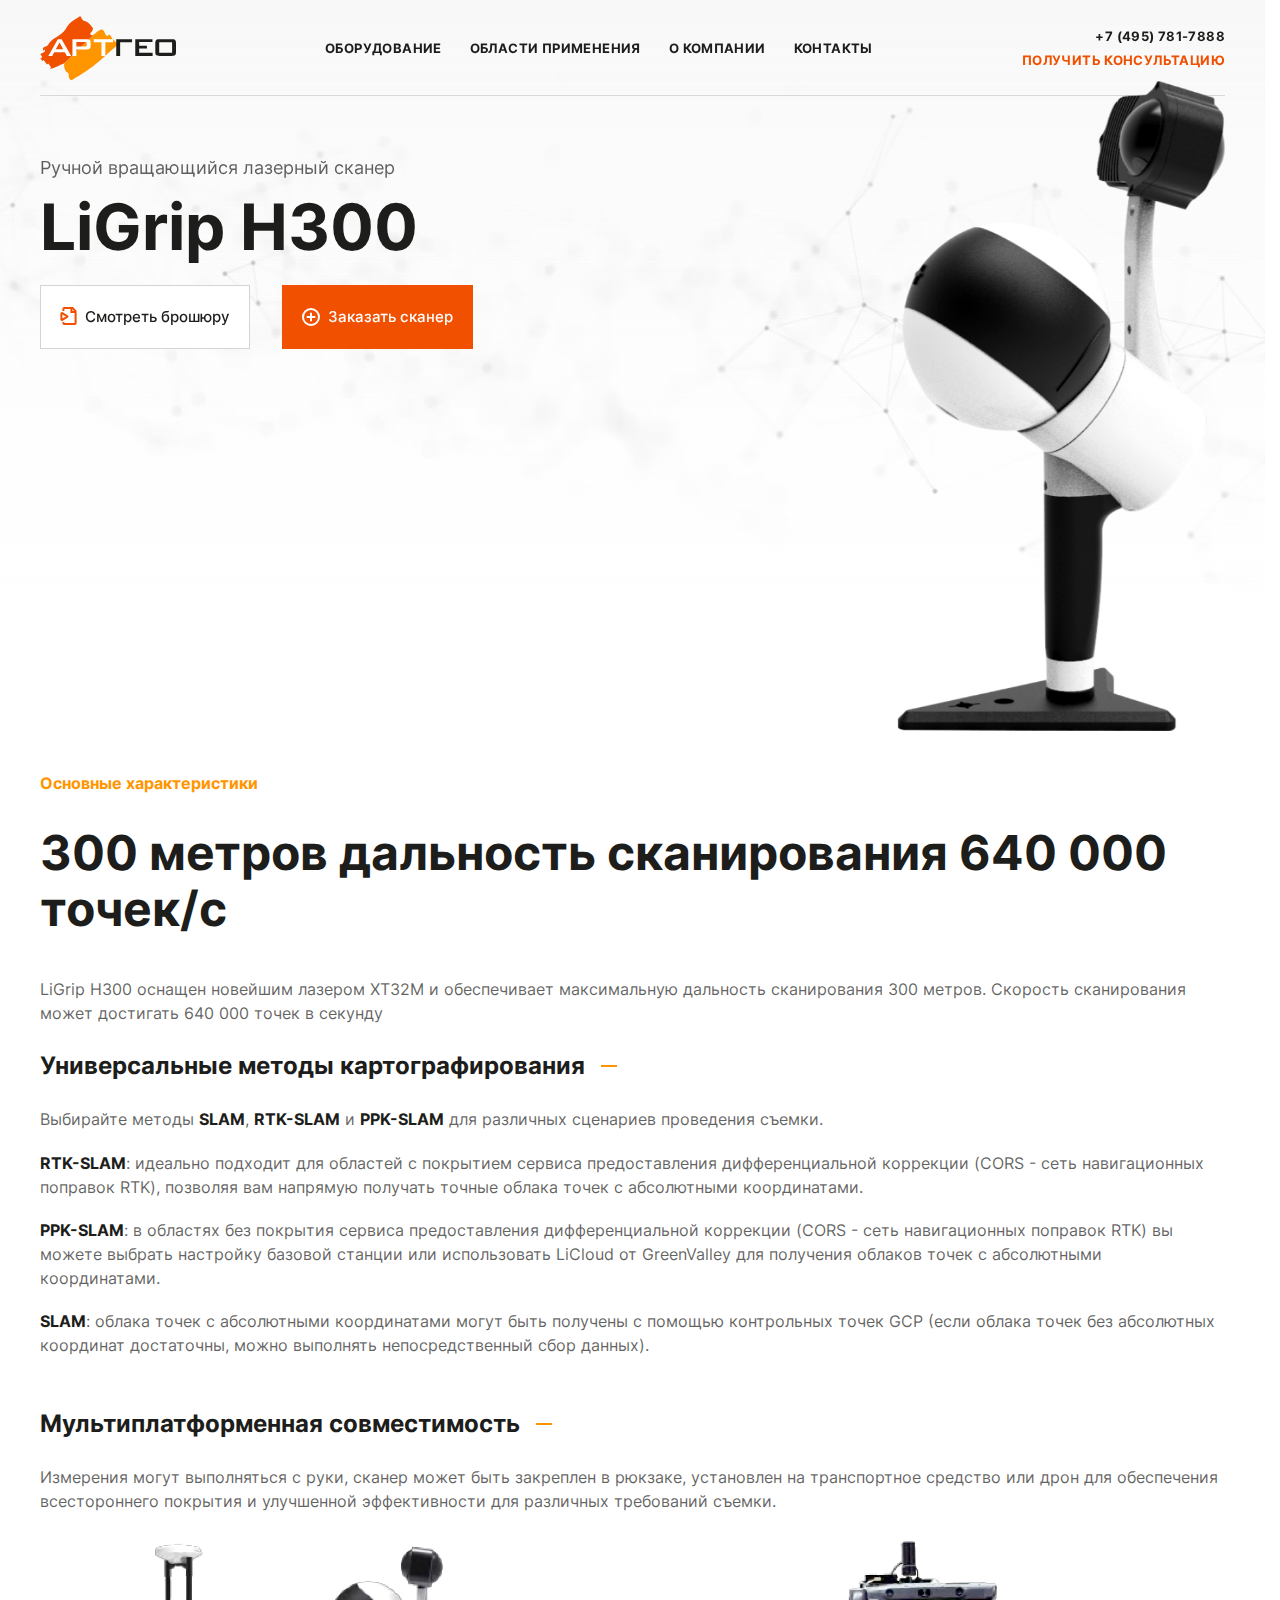
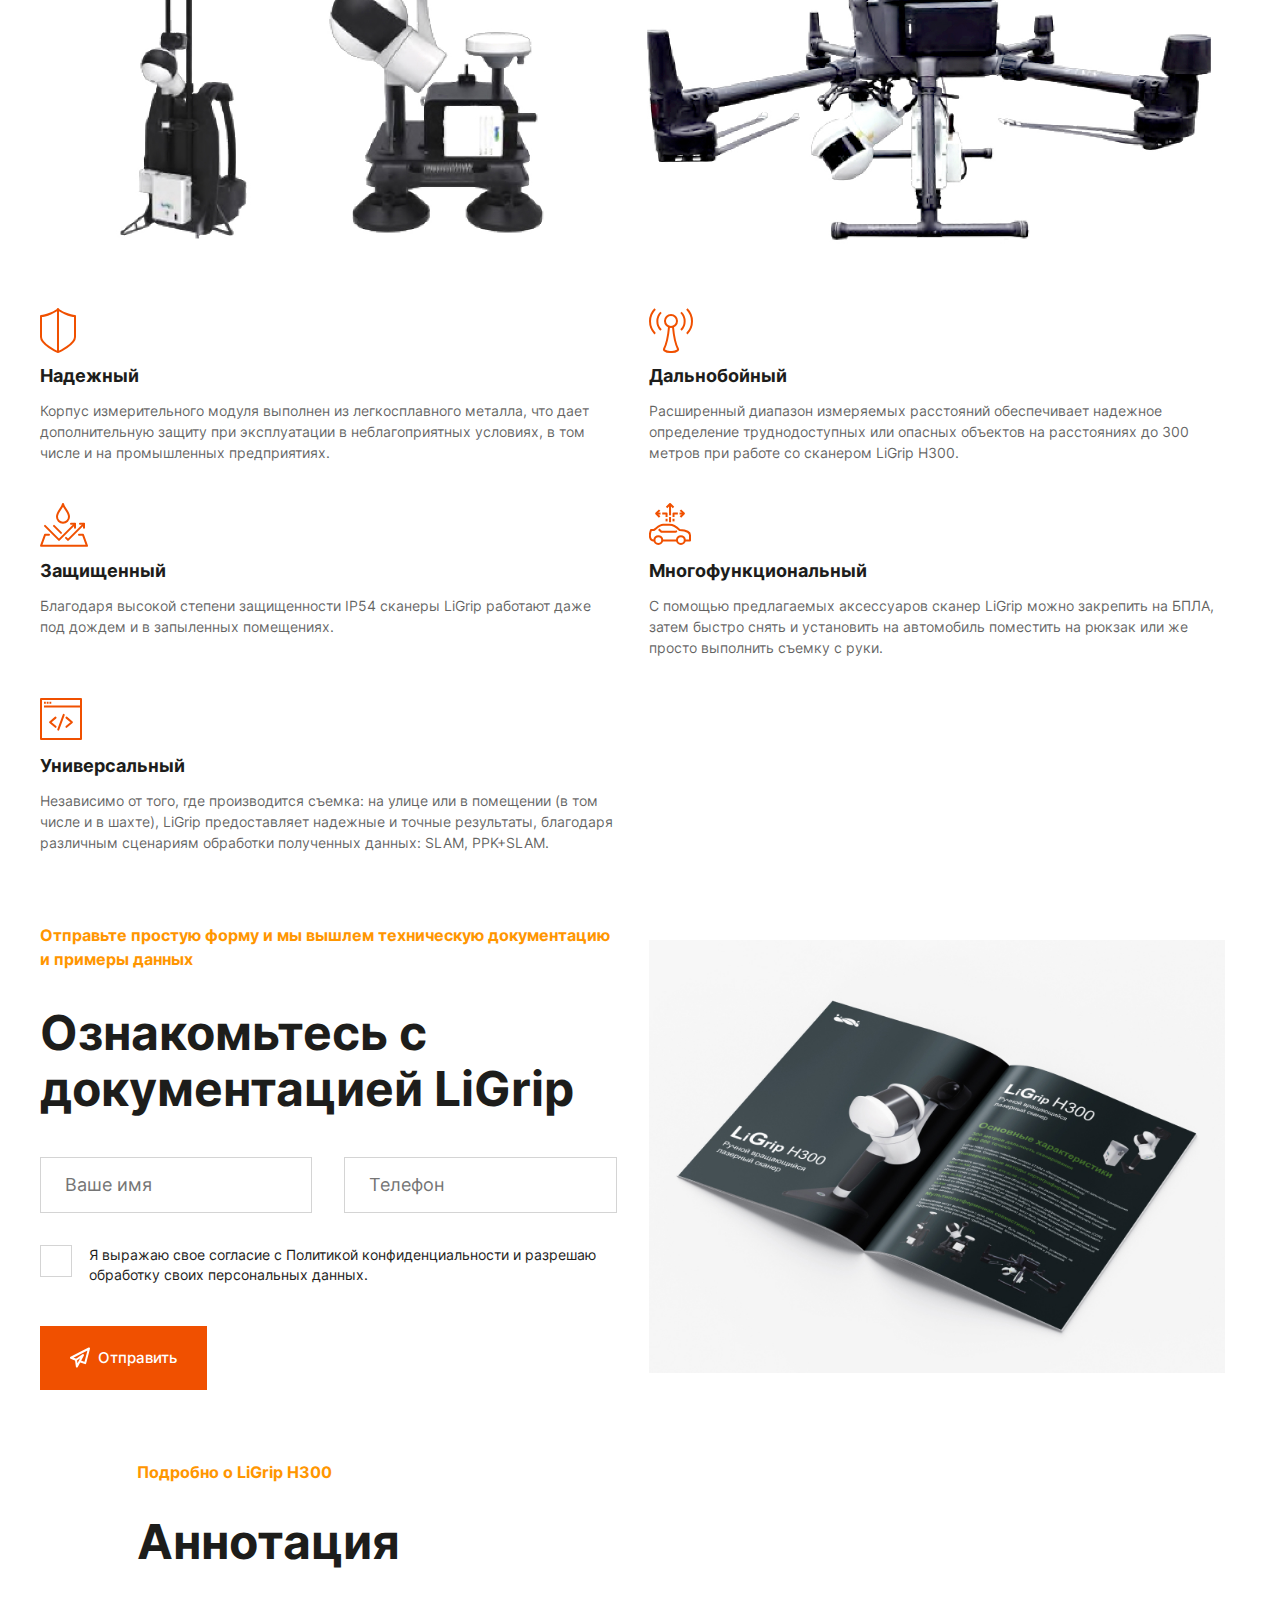
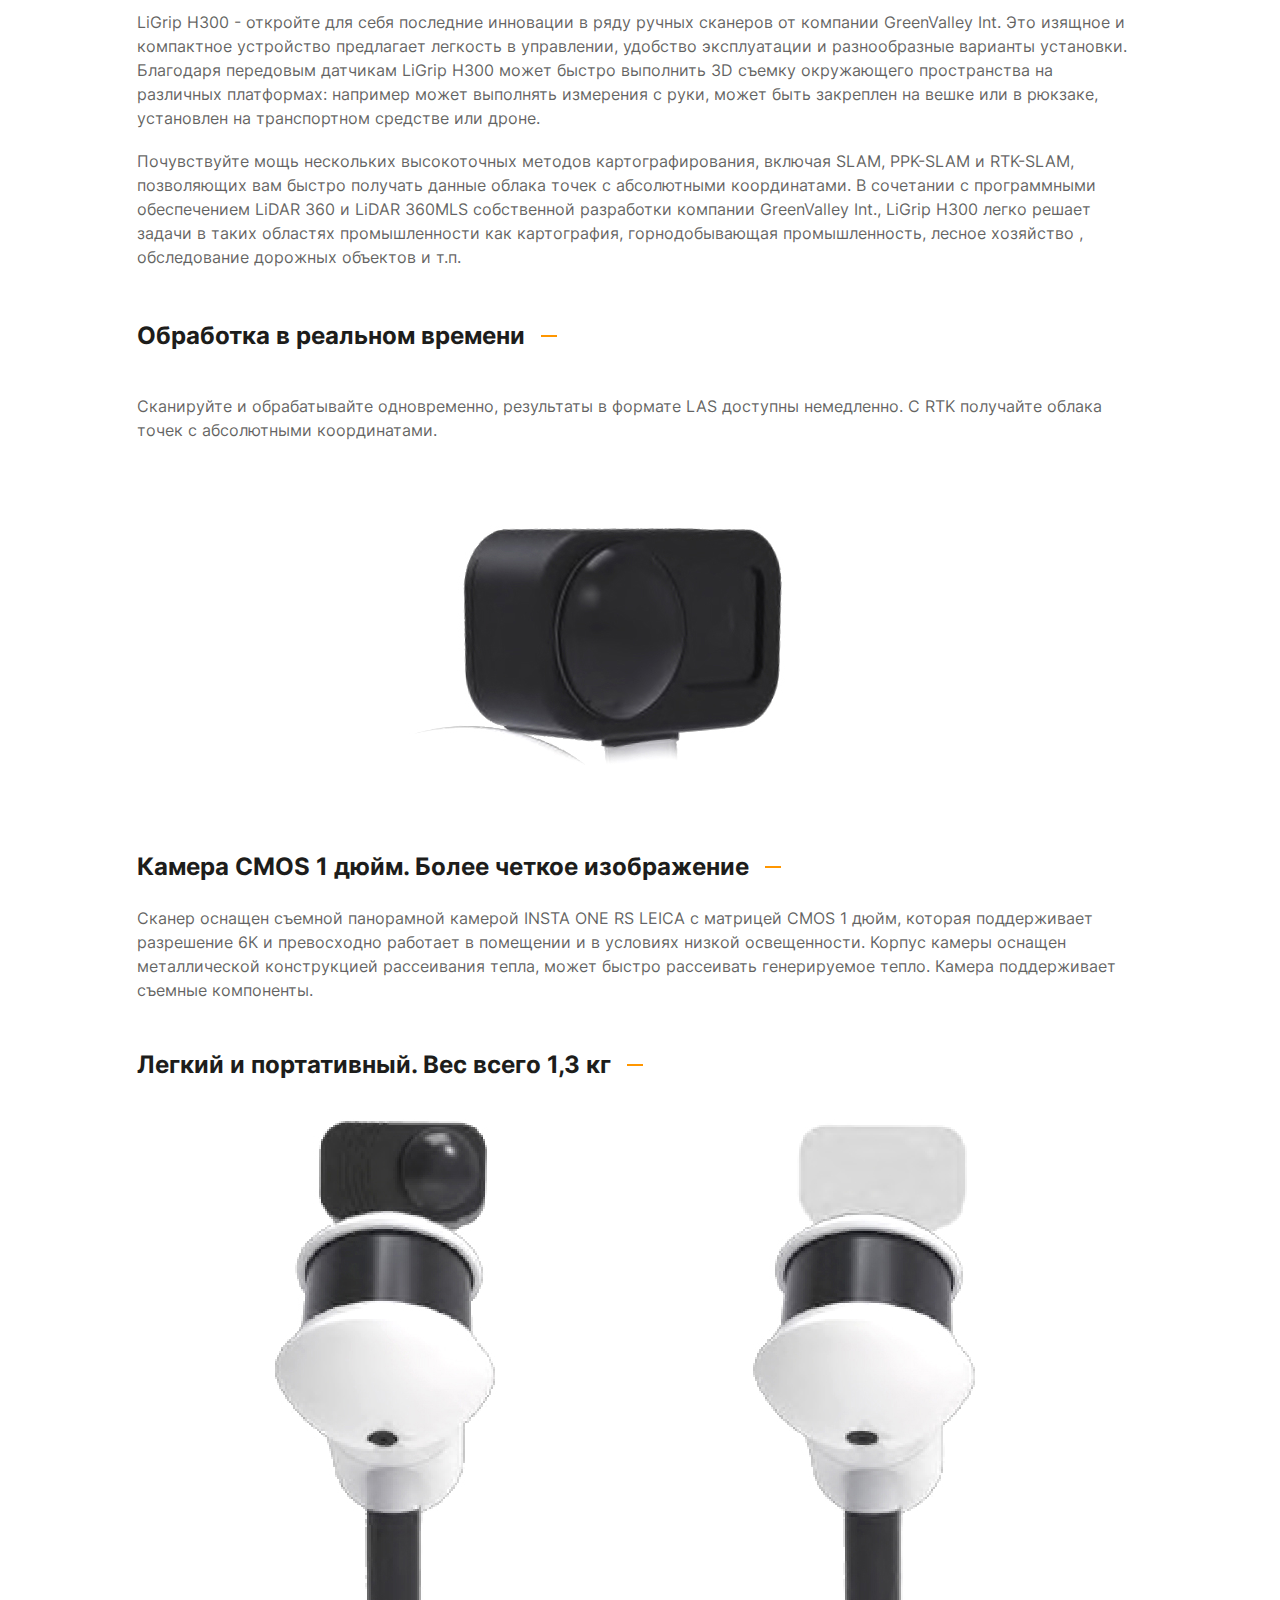
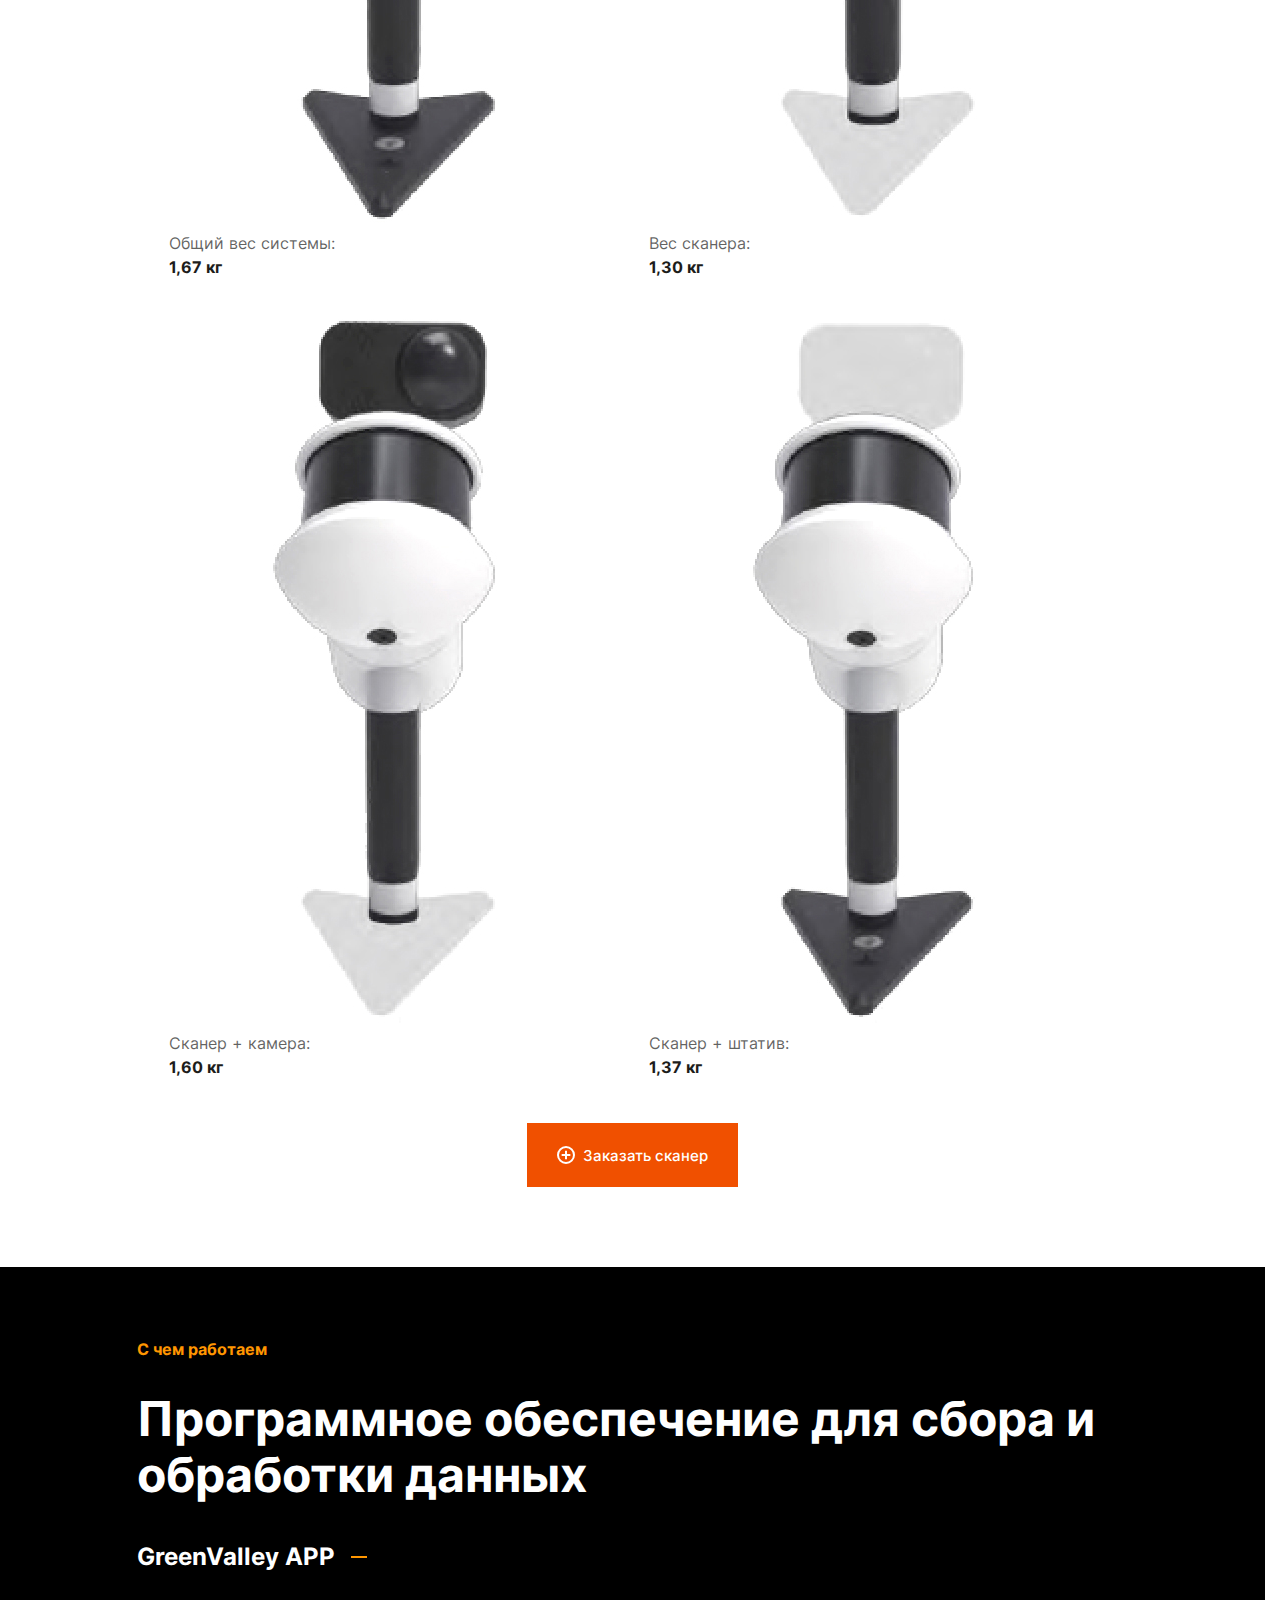
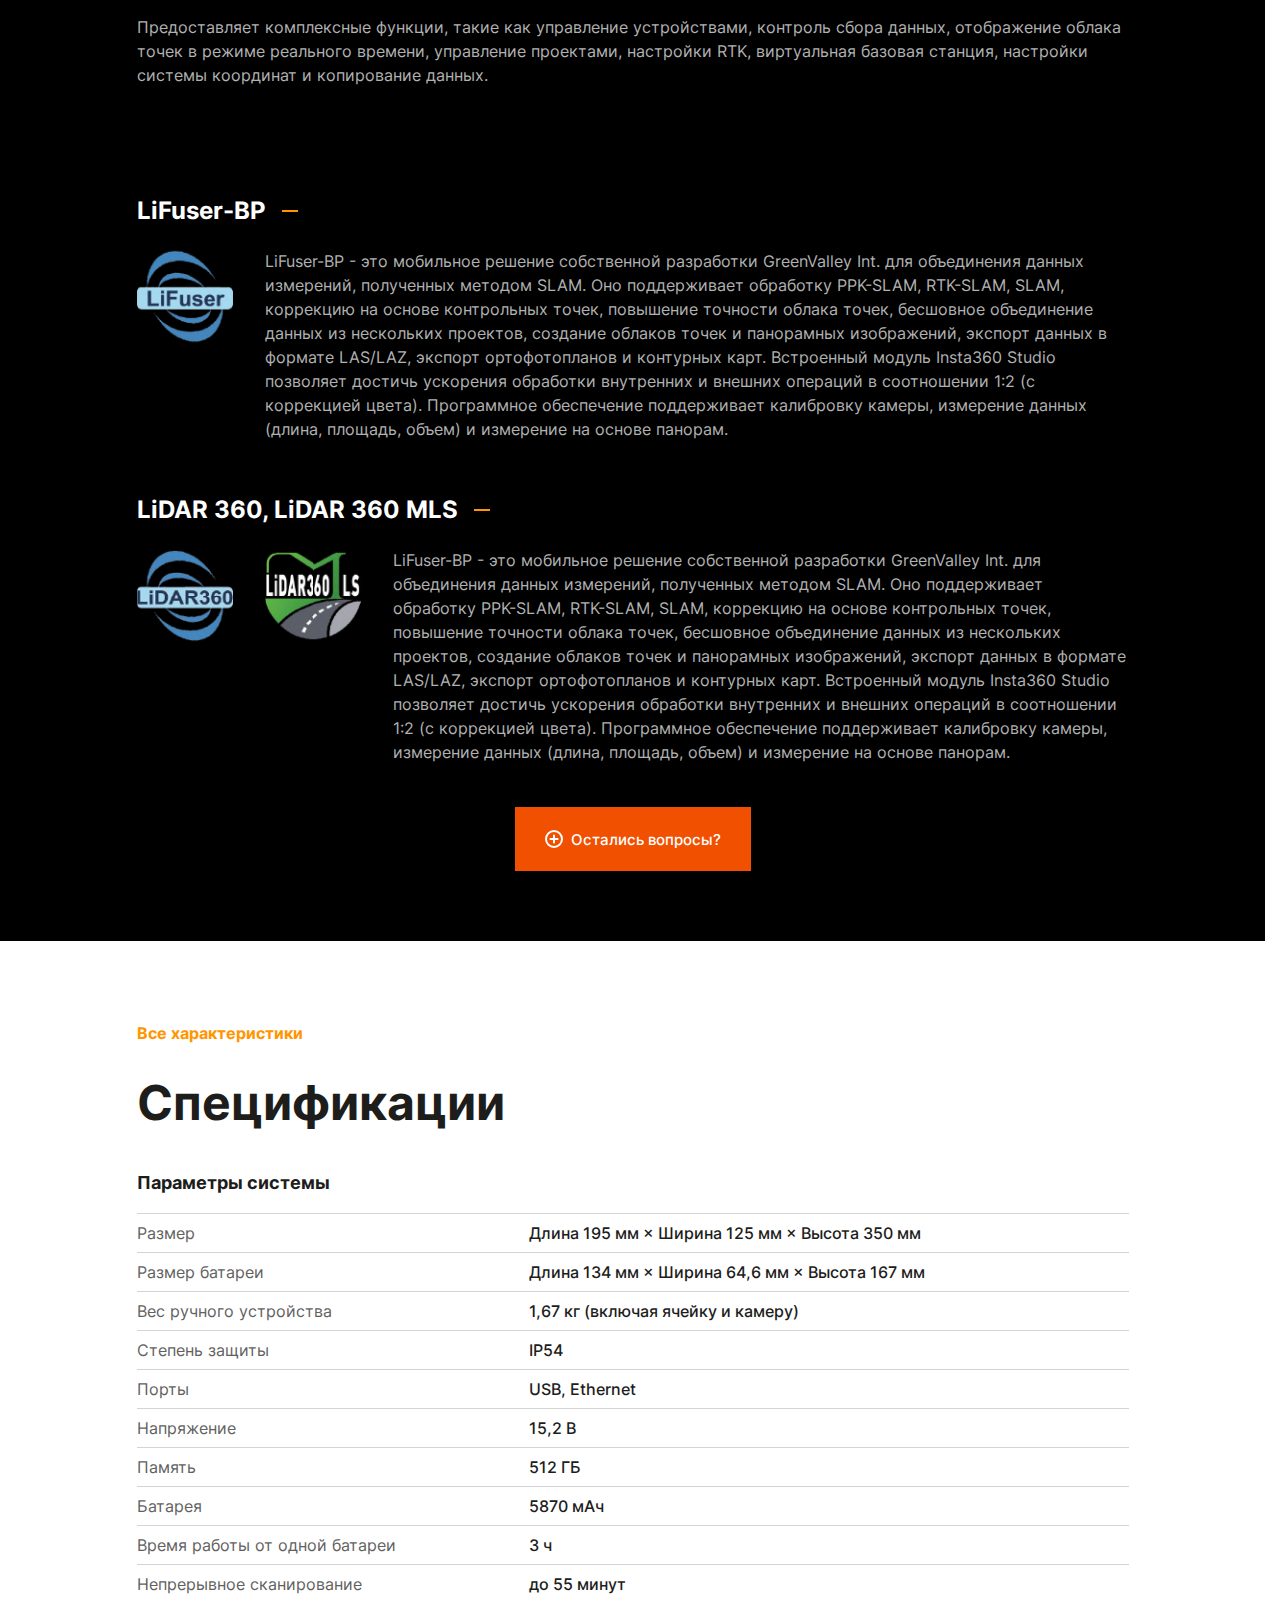
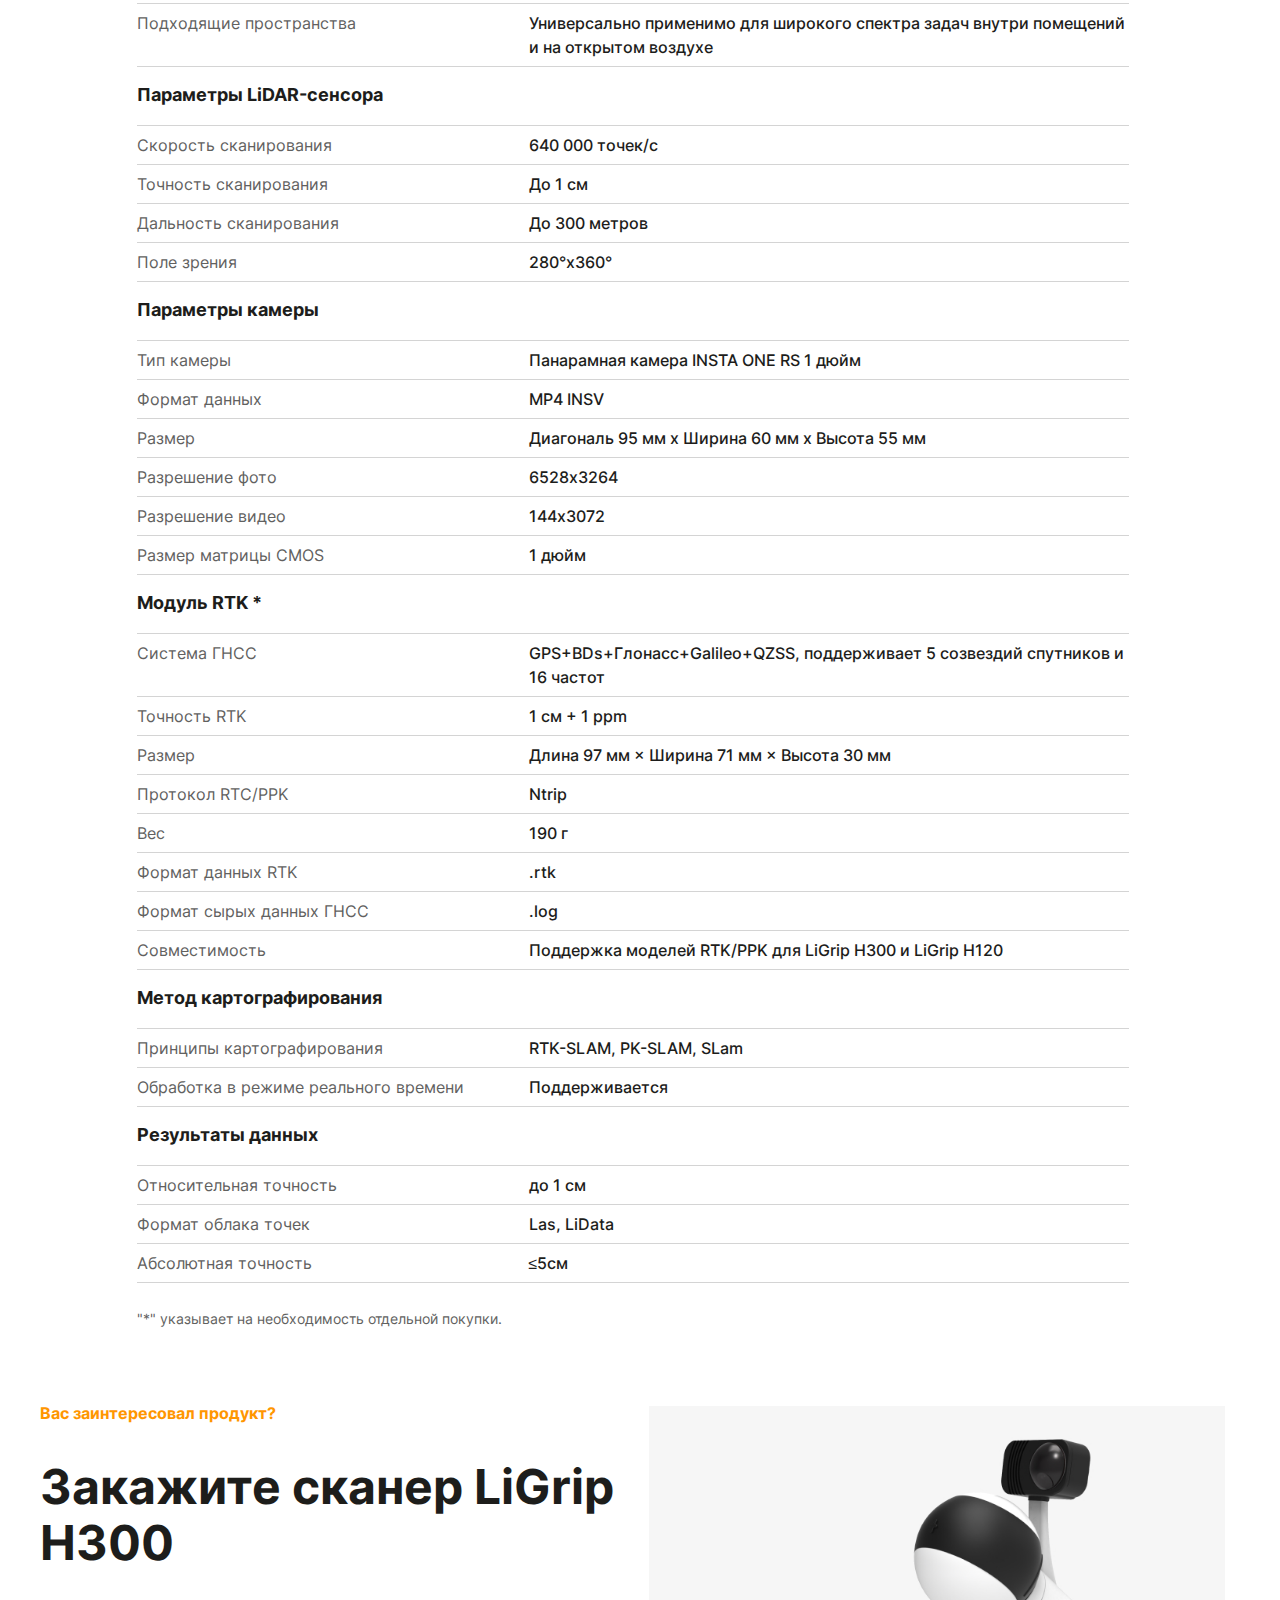
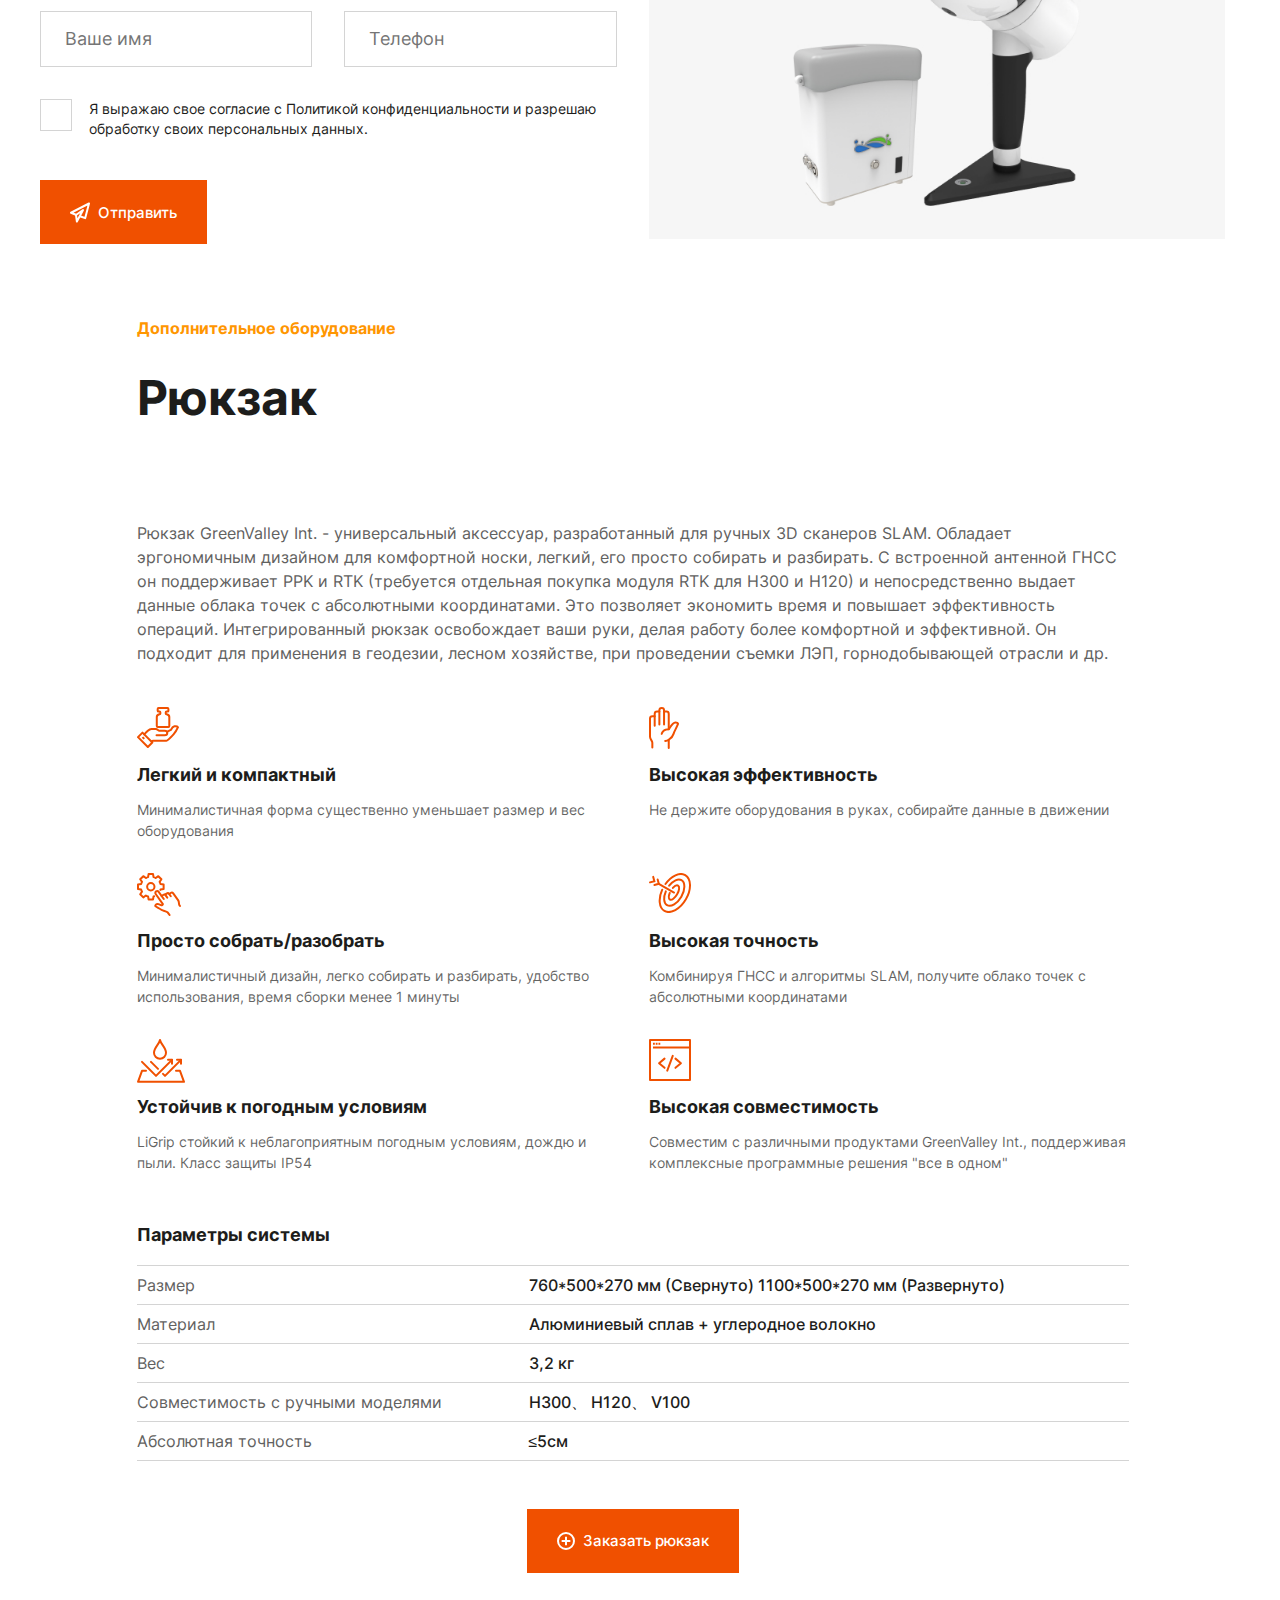
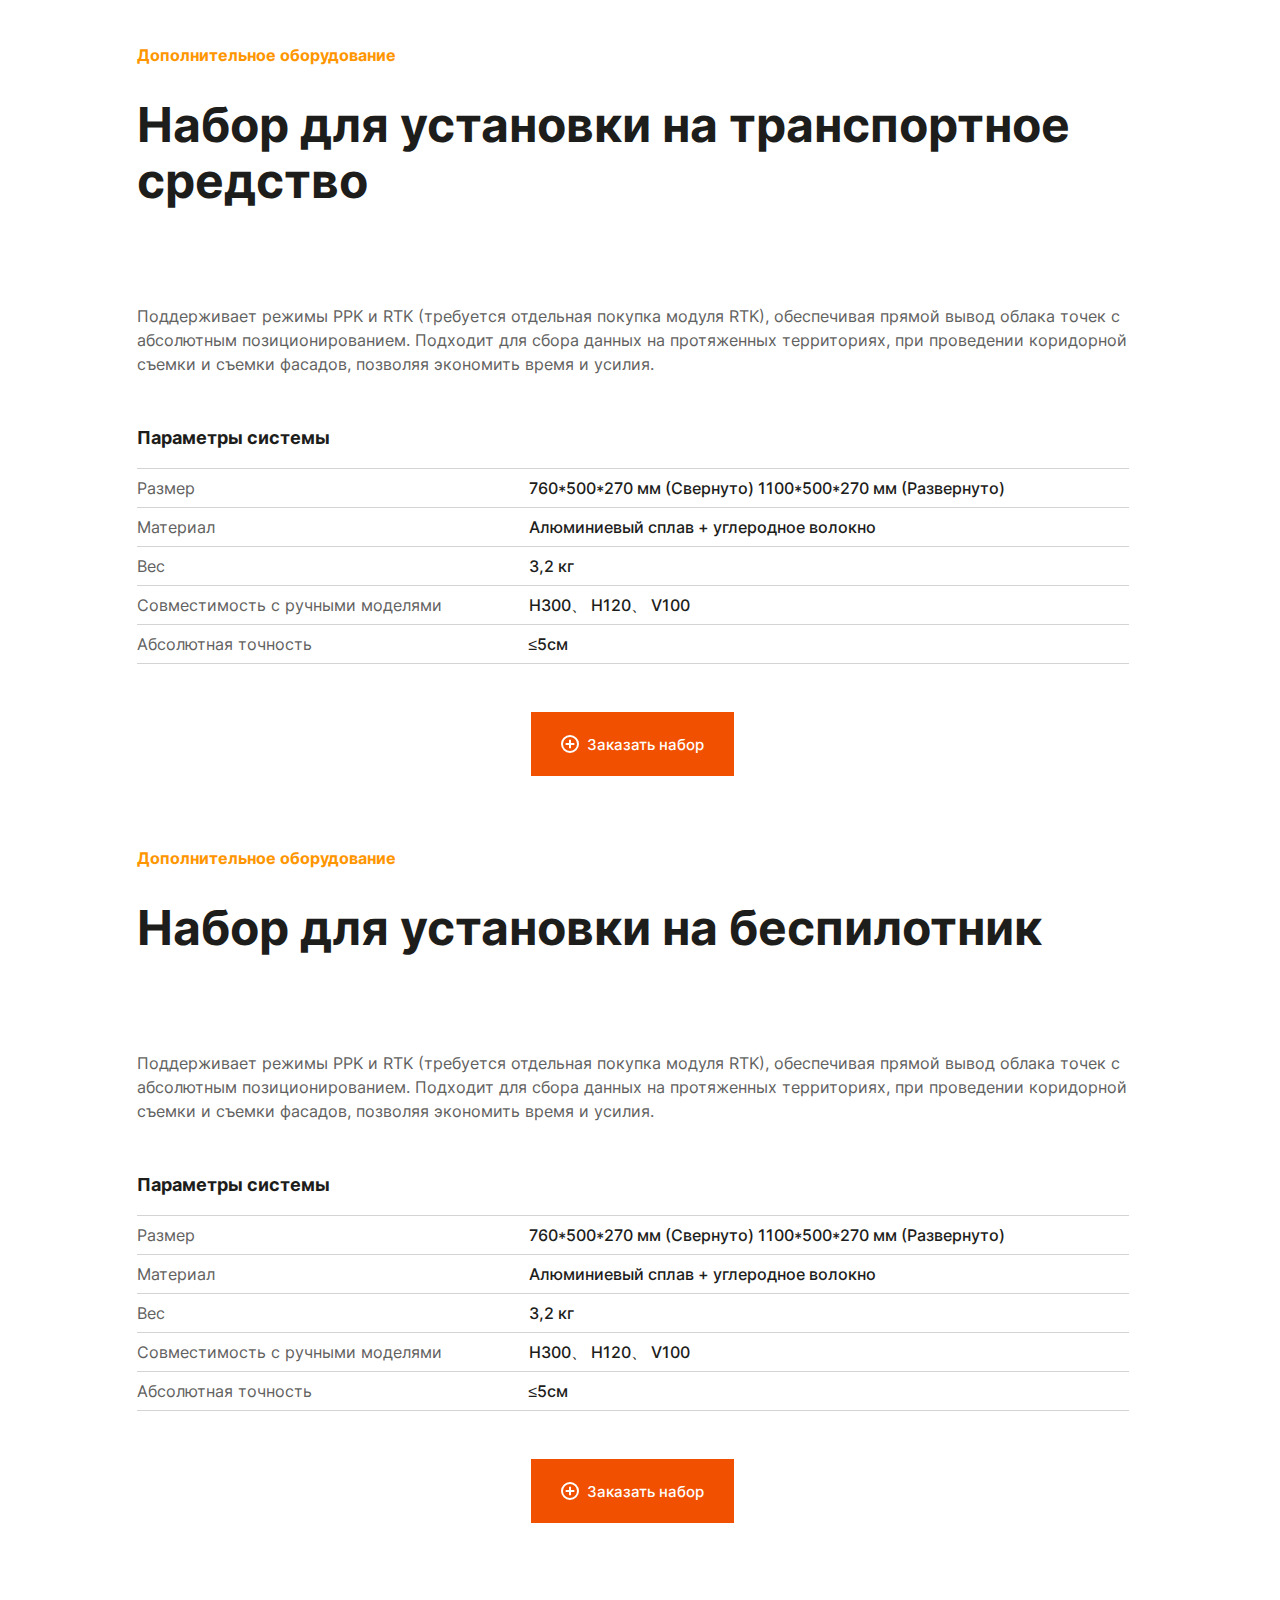
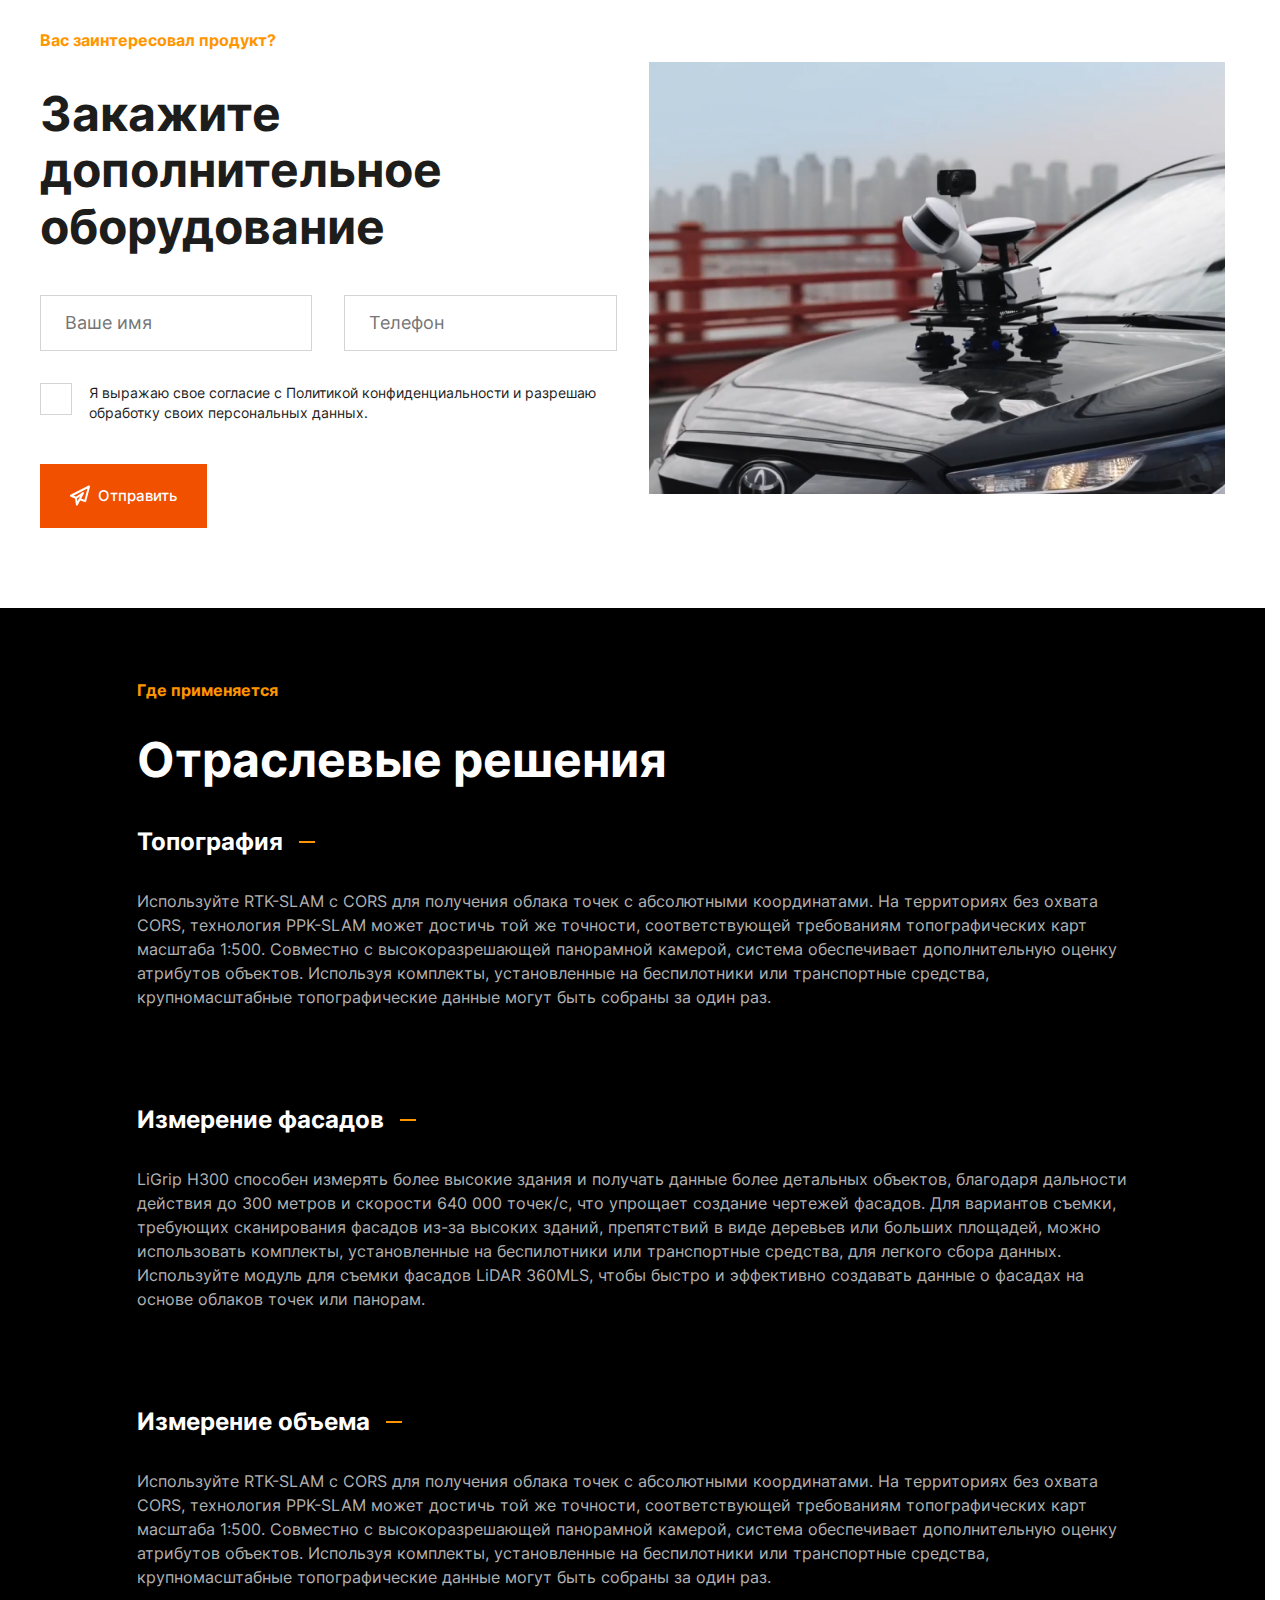
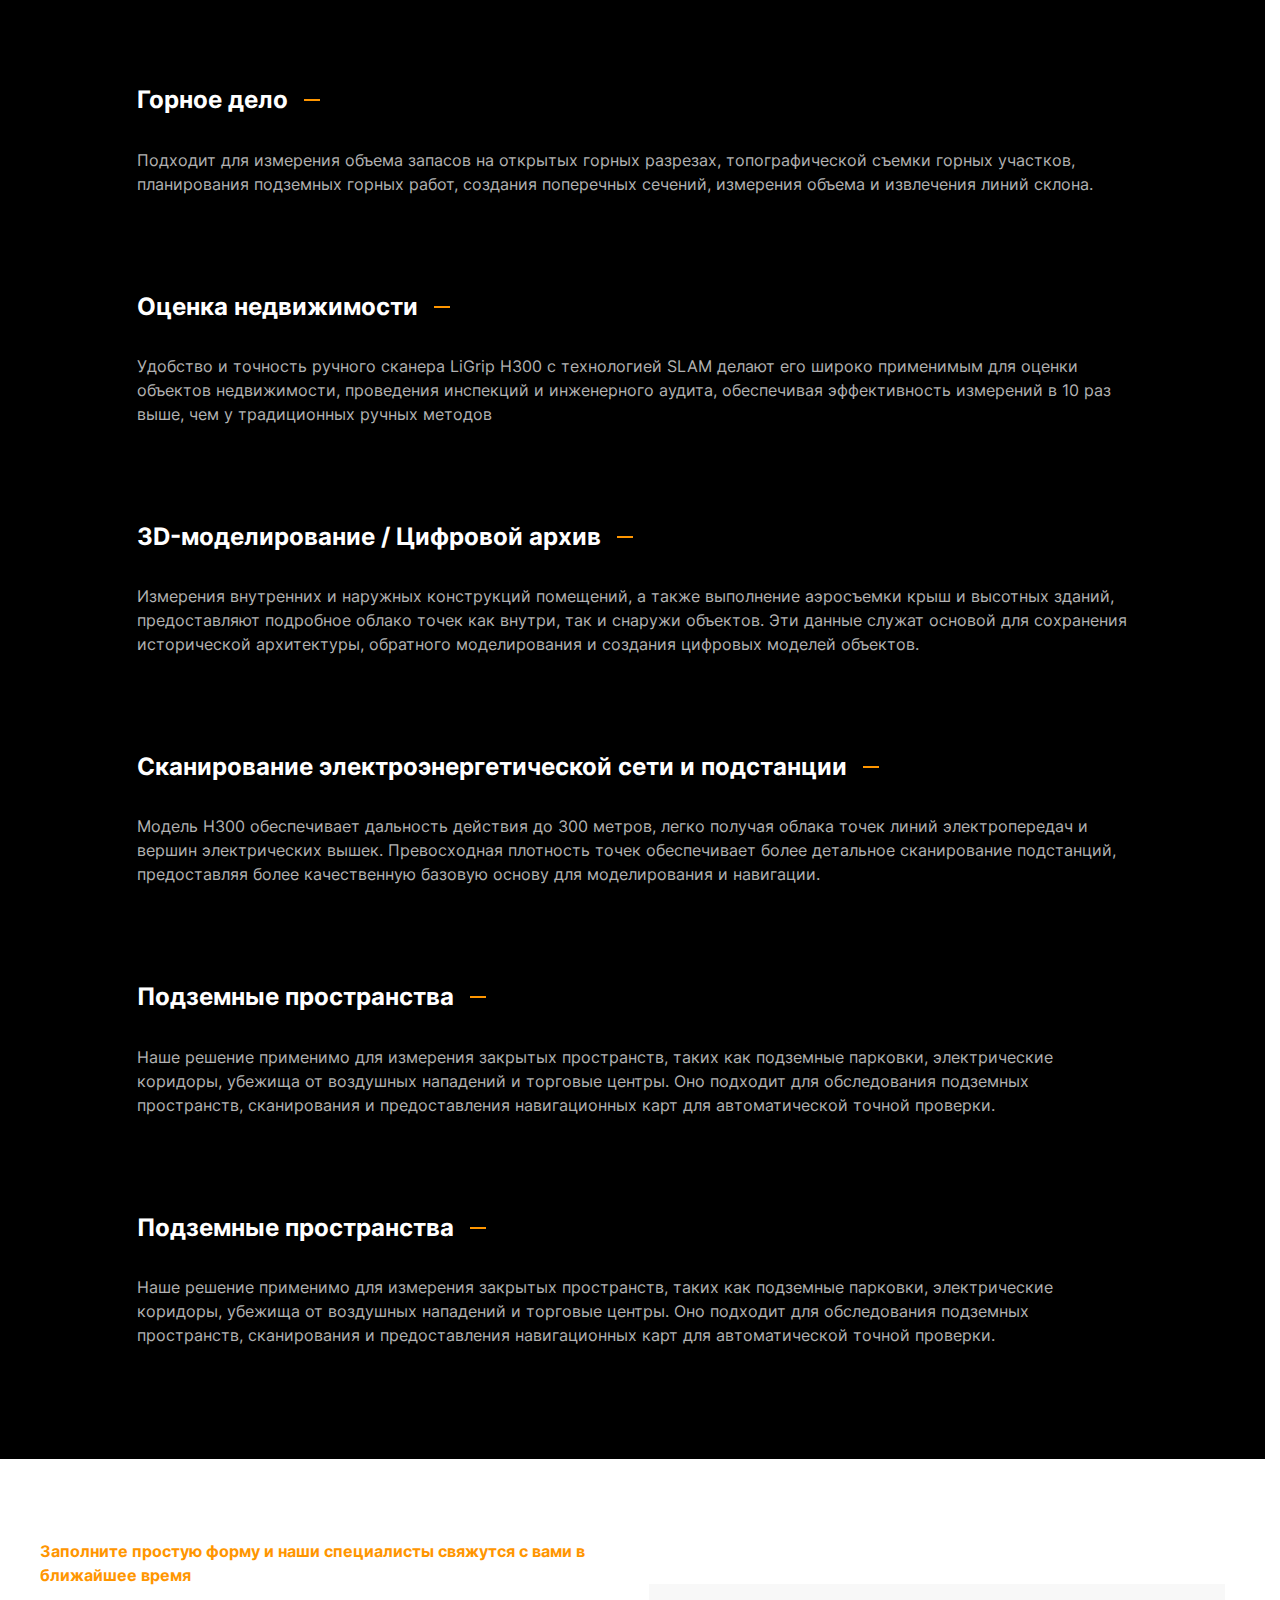
<file: landing-page.html>
<!DOCTYPE html>
<html lang="ru">

<head>
  <meta charset="UTF-8">
  <meta name="viewport" content="width=device-width, initial-scale=1.0">
  <title>LiGrip H300</title>

  <!-- Стили и библиотеки  -->
  <link rel="stylesheet" href="./libs/swiper-bundle.min.css">
  <!-- <link rel="stylesheet" href="https://cdn.jsdelivr.net/npm/swiper@11/swiper-bundle.min.css"> -->
  <link rel="stylesheet" href="./css/main.css">

</head>

<body class="body">

  <!-- Шапка  -->
  <div class="fixed-group">
    <header class="header">
      <div class="wrapper">
        <div class="header__grid">

          <!-- Лого  -->
          <div class="header__logo">
            <a class="logotype" href="#">
              <svg viewBox="0 0 136 64" fill="none" xmlns="http://www.w3.org/2000/svg">
                <path
                  d="M51.7981 20.5552C53.7905 18.8484 60.2742 11.8699 62.6629 13.8682C65.0575 15.8694 64.68 18.3377 67.0717 20.339C67.6585 19.9042 68.8307 19.0346 69.4168 18.6013C71.2073 19.7915 72.4418 23.9044 73.0279 23.4703C75.9906 23.791 72.444 26.5297 74.7899 24.7928C75.9928 26.4163 77.7826 27.6012 77.2101 29.2803C57.8849 46.1088 54.3856 51.1115 32.0541 63.8781C29.1072 64.8055 28.4618 60.2571 28.4175 56.5205C28.4333 57.7678 26.6277 55.3325 26.6435 56.5798C24.838 54.1453 23.0039 49.2191 24.7479 46.6682L51.7981 20.5552Z"
                  fill="#FF9600" />
                <path
                  d="M51.7982 20.5553C52.3437 20.0882 53.227 19.2254 54.2686 18.2597C53.1512 19.0384 52.2222 19.4972 51.7066 19.1548C48.7439 18.8379 51.0762 15.853 52.8353 14.5523C51.0455 13.3614 54.0075 13.6813 52.8068 12.0585C50.3994 8.80996 47.9927 5.56743 43.8443 4.86981C42.6534 4.48984 41.4369 1.62427 40.2362 0C33.1979 5.21299 30.2022 4.91035 25.5712 13.3711C21.5106 20.1491 11.8278 21.9092 8.00505 28.8944C6.84863 31.0083 1.50704 29.9322 3.3456 34.8614L5.10237 33.5592C5.1489 37.2929 1.58433 36.1657 0.427155 38.2766C1.52354 39.7597 2.11488 40.5677 2.22069 41.6423C1.47851 41.5935 -0.946143 42.2663 0.399387 42.2198L2.20418 44.6543C1.63385 46.3364 4.62209 42.7124 4.04876 44.39C4.65061 45.2032 5.8543 46.8268 6.4554 47.6378C7.05725 48.451 6.47117 48.8851 5.88508 49.3184C6.47117 48.8851 7.64409 48.0147 8.23018 47.5807C8.83203 48.3917 10.0327 50.013 10.6346 50.824C11.2364 51.6342 10.6503 52.0705 10.0612 52.5046C11.2672 54.1281 21.8003 47.5935 22.9882 47.9712L24.7473 46.6668L51.7982 20.5553Z"
                  fill="#F05000" />
                <path
                  d="M21.5991 23.1436L31.2301 39.9277H26.8364L24.8507 36.2857H14.178L12.2569 39.9277H8.31787L17.8229 23.1436H21.5991ZM23.1922 33.2249L19.5459 26.3958L15.7719 33.2249H23.1922Z"
                  fill="white" />
                <path
                  d="M46.9616 23.1436C47.778 23.1436 48.8857 23.239 49.6324 23.8562C50.5419 24.5749 50.6064 25.6149 50.6064 26.3966V30.1378C50.6064 30.5613 50.5779 31.8627 49.7307 32.6076C48.8857 33.357 47.2903 33.3878 46.8332 33.3878H36.3564V39.927H32.4519V23.1428H46.9616M36.3564 26.0076V30.5283H44.9452C45.598 30.5283 46.022 30.4637 46.2802 30.2669C46.7034 29.941 46.7034 29.4529 46.7034 29.1916V27.3391C46.7034 27.0777 46.7034 26.5896 46.2802 26.2682C46.022 26.0715 45.598 26.0069 44.9452 26.0069H36.3564V26.0076Z"
                  fill="white" />
                <path d="M65.3645 39.9277H61.46V26.1999H53.7471V23.1436H73.0798V26.1999H65.3645V39.9277Z"
                  fill="white" />
                <path d="M92.05 23.1436V26.1999H80.1414V39.9277H76.2361V23.1436H92.05Z" fill="#1D1D1B" />
                <path
                  d="M112.451 23.1436V26.0076H99.1752V29.748H106.923V32.6076H99.1752V36.8684H112.617V39.9277H95.2744V23.1436H112.451Z"
                  fill="#1D1D1B" />
                <path
                  d="M115.304 27.1092C115.304 26.3966 115.304 24.8332 116.218 23.9576C117.029 23.1744 118.398 23.1436 119.467 23.1436H131.836C132.908 23.1436 134.277 23.1744 135.088 23.9576C136 24.8332 136 26.3966 136 27.1092V35.9575C136 36.6761 136 38.2381 135.088 39.1152C134.277 39.8954 132.908 39.9277 131.836 39.9277H119.467C118.398 39.9277 117.029 39.8954 116.218 39.1152C115.304 38.2381 115.304 36.6761 115.304 35.9575V27.1092ZM119.209 36.8684H132.094V26.1999H119.209V36.8684Z"
                  fill="#1D1D1B" />
              </svg>

            </a>
          </div>

          <!-- Навигация  -->
          <div class="header__nav">
            <div class="main-navigation">
              <nav>
                <ul class="main-navigation__list list-reset">
                  <li class="main-navigation__item">
                    <a class="main-navigation__link" href="#anchor-overview">Оборудование</a>
                  </li>
                  <li class="main-navigation__item">
                    <a class="main-navigation__link" href="#anchor-applications">Области применения</a>
                  </li>
                  <li class="main-navigation__item">
                    <a class="main-navigation__link" href="#anchor-why-us">О компании</a>
                  </li>
                  <li class="main-navigation__item">
                    <a class="main-navigation__link" href="#anchor-footer">Контакты</a>
                  </li>
                </ul>
              </nav>
            </div>
          </div>

          <div class="header__left">

            <!-- Контакты  -->
            <div class="header__contacts">
              <a href="tel:+74957817888" class="header__tel link link--mod">+7 (495) 781-7888</a>

              <a class="header__link link" href="#" data-target="modal-call-back">Получить консультацию</a>

            </div>
            <!-- Кнопка показать меню  -->
            <button class="header__button-menu button-menu js-menu-btn" title="Открыть меню сайта">
              <span></span>
            </button>
          </div>

        </div>
      </div>
    </header>

    <!-- Мобильная навигация  -->
    <div class="mobile-navigation js-mobile-nav">
      <div class="mobile-navigation__container">
        <div class="wrapper">

          <nav>
            <ul class="mobile-navigation__list list-reset">
              <li class="mobile-navigation__item">
                <a class="mobile-navigation__link" href="#anchor-overview">
                  <span>Оборудование</span>
                  <span class="mobile-navigation__icon"><svg width="13" height="22" viewBox="0 0 13 22" fill="none"
                      xmlns="http://www.w3.org/2000/svg">
                      <path d="M1 1L11 11L1 21" stroke="currentColor" stroke-width="2" />
                    </svg>
                  </span>
                </a>
              </li>
              <li class="mobile-navigation__item">
                <a class="mobile-navigation__link" href="#anchor-applications">
                  <span>Области применения</span>
                  <span class="mobile-navigation__icon"><svg width="13" height="22" viewBox="0 0 13 22" fill="none"
                      xmlns="http://www.w3.org/2000/svg">
                      <path d="M1 1L11 11L1 21" stroke="currentColor" stroke-width="2" />
                    </svg>
                  </span>
                </a>
              </li>
              <li class="mobile-navigation__item">
                <a class="mobile-navigation__link" href="#anchor-why-us">
                  <span>О компании</span>
                  <span class="mobile-navigation__icon"><svg width="13" height="22" viewBox="0 0 13 22" fill="none"
                      xmlns="http://www.w3.org/2000/svg">
                      <path d="M1 1L11 11L1 21" stroke="currentColor" stroke-width="2" />
                    </svg>
                  </span>
                </a>
              </li>
              <li class="mobile-navigation__item">
                <a class="mobile-navigation__link" href="#anchor-footer">
                  <span>Контакты</span>
                  <span class="mobile-navigation__icon"><svg width="13" height="22" viewBox="0 0 13 22" fill="none"
                      xmlns="http://www.w3.org/2000/svg">
                      <path d="M1 1L11 11L1 21" stroke="currentColor" stroke-width="2" />
                    </svg>
                  </span>
                </a>
              </li>
            </ul>
          </nav>
        </div>
      </div>
    </div>

  </div>

  <main class="main">

    <!-- Первый экран  -->
    <section class="hero" id="anchor-hero">

      <!-- Видео фон  -->
      <div class="hero__video">
        <video autoplay loop muted playsinline poster="./img/hero/bg.jpg">
          <source src="./video/hero.mp4" type="video/mp4">
        </video>
      </div>
      <div class="wrapper">
        <div class="hero__grid">
          <div class="hero__column hero__column-left">
            <p class="hero__text">Ручной вращающийся лазерный сканер</p>
            <h1 class="hero__title title">LiGrip H300</h1>

            <div class="buttons-grid">

              <a href="#" class="button button--icon button--mod">
                <span class="button__icon">
                  <svg width="17" height="18" viewBox="0 0 17 18" fill="none" xmlns="http://www.w3.org/2000/svg">
                    <path
                      d="M3.40479 3.95238V1.7619C3.40479 1.34133 3.74612 1 4.16669 1H12.5476L15.5953 4.04762V16.2381C15.5953 16.6587 15.2539 17 14.8334 17H4.16669C3.74612 17 3.40479 16.6587 3.40479 16.2381V15"
                      stroke="currentColor" stroke-width="2" stroke-miterlimit="10" />
                    <path d="M15.4048 5H11.4048V1" stroke="currentColor" stroke-width="2" stroke-miterlimit="10" />
                    <path
                      d="M1.40479 6.55416V12.4462C1.40479 12.8721 1.85111 13.1382 2.2081 12.9247L7.13762 9.9785C7.49384 9.76539 7.49384 9.23421 7.13762 9.02111L2.2081 6.07487C1.85111 5.86216 1.40479 6.12795 1.40479 6.55416Z"
                      stroke="currentColor" stroke-width="2" stroke-miterlimit="10" stroke-linejoin="round" />
                  </svg>
                </span>


                <span>Смотреть брошюру</span>
              </a>

              <a class="button button--icon" href="#">
                <svg width="18" height="18" viewBox="0 0 18 18" fill="none" xmlns="http://www.w3.org/2000/svg">
                  <path
                    d="M17 9C17 4.58172 13.4183 1 9 1C4.58172 1 0.999999 4.58172 1 9C1 13.4183 4.58172 17 9 17C13.4183 17 17 13.4183 17 9Z"
                    stroke="white" stroke-width="2" stroke-miterlimit="10" stroke-linejoin="round"></path>
                  <path d="M4.64868 9L13.3508 8.99999" stroke="white" stroke-width="2" stroke-miterlimit="10"
                    stroke-linejoin="round"></path>
                  <path d="M8.99975 4.64893L8.99974 13.3511" stroke="white" stroke-width="2" stroke-miterlimit="10"
                    stroke-linejoin="round"></path>
                </svg>
                <span>Заказать сканер</span></a>
            </div>
          </div>
          <div class="hero__column hero__column-right">
            <img class="hero__image" src="./img/hero/1.png" alt="фото" loading="lazy">
          </div>
        </div>



      </div>

    </section>

    <!-- Основные характеристики  -->
    <section class="overview section" id="anchor-overview">
      <div class="wrapper">

        <div class="overview__grid">

          <div class="overview__column overview__column--left">
            <span class="label">Основные характеристики</span>
            <h2 class="title">300 метров дальность сканирования 640 000 точек/с</h2>

            <p class="text">LiGrip H300 оснащен новейшим лазером XT32M и обеспечивает максимальную дальность
              сканирования 300 метров. Скорость сканирования может достигать 640 000 точек в секунду</p>

            <div class="text-content">
              <h3 class="title title--small title--custom">Универсальные методы картографирования</h3>
              <p>Выбирайте методы <b>SLAM</b>, <b>RTK-SLAM</b> и <b>PPK-SLAM</b> для различных сценариев проведения
                съемки.</p>
              <p><b>RTK-SLAM</b>: идеально подходит для областей с покрытием сервиса предоставления дифференциальной
                коррекции (CORS - сеть навигационных поправок RTK), позволяя вам напрямую получать точные облака точек с
                абсолютными координатами.</p>
              <p><b>PPK-SLAM</b>: в областях без покрытия сервиса предоставления дифференциальной коррекции (CORS - сеть
                навигационных поправок RTK) вы можете выбрать настройку базовой станции или использовать LiCloud от
                GreenValley для получения облаков точек с абсолютными координатами.</p>
              <p><b>SLAM</b>: облака точек с абсолютными координатами могут быть получены с помощью контрольных точек
                GCP (если облака точек без абсолютных координат достаточны, можно выполнять непосредственный сбор
                данных).</p>
              <h3 class="title title--small title--custom">Мультиплатформенная совместимость</h3>
              <p>Измерения могут выполняться с руки, сканер может быть закреплен в рюкзаке, установлен на транспортное
                средство или дрон для обеспечения всестороннего покрытия и улучшенной эффективности для различных
                требований съемки.</p>
            </div>




            <div class="simple-gallery">
              <ul class="simple-gallery__list">
                <li class="simple-gallery__item">
                  <a href="./img/simple-gallery/1.jpg" class="simple-gallery__link" data-fslightbox="gallery">
                    <img class="simple-gallery__image" src="./img/simple-gallery/1.jpg" alt="#" loading="lazy">
                  </a>
                </li>
                <li class="simple-gallery__item">
                  <a href="./img/simple-gallery/2.jpg" class="simple-gallery__link" data-fslightbox="gallery">
                    <img class="simple-gallery__image" src="./img/simple-gallery/2.jpg" alt="#" loading="lazy">
                  </a>
                </li>
              </ul>
            </div>

          </div>

          <div class="overview__column overview__column--right">
            <div class="advantages">
              <ul class="advantages__list list-reset">
                <li class="advantages__item">
                  <span class="advantages__icon">
                    <svg width="36" height="45" viewBox="0 0 36 45" fill="none" xmlns="http://www.w3.org/2000/svg">
                      <path
                        d="M18 43.987C18.944 43.705 35 36.25 35 29C35 21.484 35 16.733 35 8C30.278 8 19.662 3.623 18.009 1H17.99M18 43.987C17.056 43.705 1 36.25 1 29C1 21.484 1 16.733 1 8C5.722 8 16.338 3.623 17.99 1M18 43.987L17.99 1"
                        stroke="#F05000" stroke-width="2" stroke-miterlimit="10" stroke-linecap="round"
                        stroke-linejoin="round" />
                    </svg>

                  </span>
                  <div class="advantages__content">
                    <b class="advantages__title">Надежный</b>
                    <p class="advantages__description">
                      Корпус измерительного модуля выполнен из легкосплавного металла, что дает дополнительную защиту
                      при
                      эксплуатации в неблагоприятных условиях, в том числе и на промышленных предприятиях.
                    </p>
                  </div>
                </li>
                <li class="advantages__item">
                  <span class="advantages__icon">
                    <svg width="44" height="45" viewBox="0 0 44 45" fill="none" xmlns="http://www.w3.org/2000/svg">
                      <path
                        d="M24 19C24.529 24.935 26.138 35.387 29 41C29.235 41.462 28.991 42.065 28.62 42.334C27.17 43.383 25.202 44 23 44H21C18.798 44 16.83 43.383 15.38 42.334C15.009 42.065 14.765 41.462 15 41C17.862 35.387 19.47 24.935 20 19"
                        stroke="#F05000" stroke-width="2" stroke-miterlimit="10" />
                      <path d="M12 22.022C7.118 17.14 7.118 9.22499 12 4.34399" stroke="#F05000" stroke-width="2"
                        stroke-miterlimit="10" />
                      <path d="M6.112 25.684C-0.704 18.868 -0.704 7.817 6.112 1" stroke="#F05000" stroke-width="2"
                        stroke-miterlimit="10" />
                      <path d="M32 22.022C36.882 17.14 36.882 9.22499 32 4.34399" stroke="#F05000" stroke-width="2"
                        stroke-miterlimit="10" />
                      <path d="M37.8879 25.684C44.7039 18.868 44.7039 7.817 37.8879 1" stroke="#F05000" stroke-width="2"
                        stroke-miterlimit="10" />
                      <path
                        d="M21.999 19C25.3127 19 27.999 16.3137 27.999 13C27.999 9.68629 25.3127 7 21.999 7C18.6853 7 15.999 9.68629 15.999 13C15.999 16.3137 18.6853 19 21.999 19Z"
                        stroke="#F05000" stroke-width="2" stroke-miterlimit="10" />
                    </svg>

                  </span>
                  <div class="advantages__content">
                    <b class="advantages__title">Дальнобойный</b>
                    <p class="advantages__description">
                      Расширенный диапазон измеряемых расстояний обеспечивает надежное определение труднодоступных или
                      опасных объектов на расстояниях до 300 метров при работе со сканером LiGrip H300.
                    </p>
                  </div>
                </li>
                <li class="advantages__item">
                  <span class="advantages__icon">
                    <svg width="48" height="44" viewBox="0 0 48 44" fill="none" xmlns="http://www.w3.org/2000/svg">
                      <path d="M44 24.8569V20.8569H40" stroke="#F05000" stroke-width="2" stroke-miterlimit="10"
                        stroke-linecap="round" stroke-linejoin="round" />
                      <path d="M26 34.8569L28 36.8569L44 20.8569" stroke="#F05000" stroke-width="2"
                        stroke-miterlimit="10" stroke-linecap="round" stroke-linejoin="round" />
                      <path d="M14 22.8569L21 29.8569" stroke="#F05000" stroke-width="2" stroke-miterlimit="10"
                        stroke-linecap="round" stroke-linejoin="round" />
                      <path d="M35 24.8569V20.8569H31" stroke="#F05000" stroke-width="2" stroke-miterlimit="10"
                        stroke-linecap="round" stroke-linejoin="round" />
                      <path d="M5 22.8569L19 36.8569L35 20.8569" stroke="#F05000" stroke-width="2"
                        stroke-miterlimit="10" stroke-linecap="round" stroke-linejoin="round" />
                      <path d="M39 31.8569H43L47 42.8569H1L5 31.8569H9" stroke="#F05000" stroke-width="2"
                        stroke-miterlimit="10" stroke-linecap="round" stroke-linejoin="round" />
                      <path
                        d="M23 1C22.135 5.322 17 8.80099 17 13.77C17 17.132 19.686 19.857 23 19.857C26.313 19.857 29 17.132 29 13.77C29 8.80099 23.865 5.322 23 1Z"
                        stroke="#F05000" stroke-width="2" stroke-miterlimit="10" stroke-linejoin="round" />
                    </svg>

                  </span>
                  <div class="advantages__content">
                    <b class="advantages__title">Защищенный</b>
                    <p class="advantages__description">
                      Благодаря высокой степени защищенности IP54 сканеры LiGrip работают даже под дождем и в запыленных
                      помещениях.
                    </p>
                  </div>
                </li>
                <li class="advantages__item">
                  <span class="advantages__icon">
                    <svg width="42" height="42" viewBox="0 0 42 42" fill="none" xmlns="http://www.w3.org/2000/svg">
                      <path d="M13.2311 37.5217C17.5908 37.5147 23.6141 37.5451 27.9833 37.5382" stroke="#F05000"
                        stroke-width="2" stroke-miterlimit="10" stroke-linejoin="round" />
                      <path
                        d="M35.7933 37.5217H41C41 37.5217 41 33.7765 41 32.3043C41 30.2721 38.6136 27.3043 30.5866 27.0869C27.2162 23.8826 24.1876 21.8695 20.9031 21.8695C17.6186 21.8695 15.7407 21.8695 14.0988 21.8695C10.4828 21.8695 8.40707 24.4782 4.71554 27.0869C3.0737 27.0869 2.98693 27.0869 1.94993 27.0869C1.08562 29.3382 0.757597 33.1243 1.18975 34.8573C1.6219 36.5886 2.73874 37.5217 4.55327 37.5217C4.6791 37.5217 5.03749 37.5217 5.42105 37.5217"
                        stroke="#F05000" stroke-width="2" stroke-miterlimit="10" stroke-linejoin="round" />
                      <path d="M27.9834 28.1331L26.2478 28.8261H12.3633L9.76001 26.2174" stroke="#F05000"
                        stroke-width="2" stroke-miterlimit="10" stroke-linejoin="round" />
                      <path
                        d="M31.8884 41C34.0451 41 35.7934 39.2481 35.7934 37.087C35.7934 34.9259 34.0451 33.174 31.8884 33.174C29.7317 33.174 27.9834 34.9259 27.9834 37.087C27.9834 39.2481 29.7317 41 31.8884 41Z"
                        stroke="#F05000" stroke-width="2" stroke-miterlimit="10" stroke-linejoin="round" />
                      <path
                        d="M9.32603 41C11.4827 41 13.231 39.2481 13.231 37.087C13.231 34.9259 11.4827 33.174 9.32603 33.174C7.16935 33.174 5.42102 34.9259 5.42102 37.087C5.42102 39.2481 7.16935 41 9.32603 41Z"
                        stroke="#F05000" stroke-width="2" stroke-miterlimit="10" stroke-linejoin="round" />
                      <path d="M21.0411 19.2608V14.0435" stroke="#F05000" stroke-width="2" stroke-miterlimit="10"
                        stroke-linejoin="round" />
                      <path d="M24.5123 4.47826L21.0412 1L17.5701 4.47826" stroke="#F05000" stroke-width="2"
                        stroke-miterlimit="10" stroke-linejoin="round" />
                      <path d="M28.8512 10.5652H24.5123V14.0434" stroke="#F05000" stroke-width="2"
                        stroke-miterlimit="10" stroke-linejoin="round" />
                      <path d="M13.2311 10.5652H17.57V14.0434" stroke="#F05000" stroke-width="2" stroke-miterlimit="10"
                        stroke-linejoin="round" />
                      <path d="M31.4546 14.0434L34.9257 10.5652L31.4546 7.08691" stroke="#F05000" stroke-width="2"
                        stroke-miterlimit="10" stroke-linejoin="round" />
                      <path d="M10.6277 14.0434L7.15662 10.5652L10.6277 7.08691" stroke="#F05000" stroke-width="2"
                        stroke-miterlimit="10" stroke-linejoin="round" />
                      <path d="M21.0411 1.86951V12.3043" stroke="#F05000" stroke-width="2" stroke-miterlimit="10"
                        stroke-linejoin="round" />
                      <path d="M8.02454 10.5652H11.4957" stroke="#F05000" stroke-width="2" stroke-miterlimit="10"
                        stroke-linejoin="round" />
                      <path d="M34.0578 10.5652H30.5867" stroke="#F05000" stroke-width="2" stroke-miterlimit="10"
                        stroke-linejoin="round" />
                      <path d="M17.5701 15.7826V18.3913" stroke="#F05000" stroke-width="2" stroke-miterlimit="10"
                        stroke-linejoin="round" />
                      <path d="M24.5123 15.7826V18.3913" stroke="#F05000" stroke-width="2" stroke-miterlimit="10"
                        stroke-linejoin="round" />
                    </svg>

                  </span>
                  <div class="advantages__content">
                    <b class="advantages__title">Многофункциональный</b>
                    <p class="advantages__description">
                      С помощью предлагаемых аксессуаров сканер LiGrip можно закрепить на БПЛА, затем быстро снять и
                      установить на автомобиль поместить на рюкзак или же просто выполнить съемку с руки.
                    </p>
                  </div>
                </li>
                <li class="advantages__item">
                  <span class="advantages__icon">
                    <svg width="42" height="42" viewBox="0 0 42 42" fill="none" xmlns="http://www.w3.org/2000/svg">
                      <path d="M41 1H1V41H41V1Z" stroke="#F05000" stroke-width="2" stroke-miterlimit="10"
                        stroke-linejoin="round" />
                      <path d="M4 8.53845H40.3636" stroke="#F05000" stroke-width="2" stroke-miterlimit="10"
                        stroke-linejoin="round" />
                      <path d="M4 4.76929H5.81818" stroke="#F05000" stroke-width="2" stroke-miterlimit="10"
                        stroke-linejoin="round" />
                      <path d="M6.72729 4.76929H8.54548" stroke="#F05000" stroke-width="2" stroke-miterlimit="10"
                        stroke-linejoin="round" />
                      <path d="M9.45447 4.76929H11.2726" stroke="#F05000" stroke-width="2" stroke-miterlimit="10"
                        stroke-linejoin="round" />
                      <path d="M15.5455 28.8461L10.0909 24.2307L15.5455 19.6154" stroke="#F05000" stroke-width="2"
                        stroke-miterlimit="10" stroke-linecap="round" stroke-linejoin="round" />
                      <path d="M26.4546 28.8461L31.9091 24.2307L26.4546 19.6154" stroke="#F05000" stroke-width="2"
                        stroke-miterlimit="10" stroke-linecap="round" stroke-linejoin="round" />
                      <path d="M23.7273 16.8462L18.2727 31.6154" stroke="#F05000" stroke-width="2"
                        stroke-miterlimit="10" stroke-linecap="round" stroke-linejoin="round" />
                    </svg>

                  </span>
                  <div class="advantages__content">
                    <b class="advantages__title">Универсальный</b>
                    <p class="advantages__description">
                      Независимо от того, где производится съемка: на улице или в помещении (в том числе и в шахте),
                      LiGrip предоставляет надежные и точные результаты, благодаря различным сценариям обработки
                      полученных данных: SLAM, PPK+SLAM.
                    </p>
                  </div>
                </li>
              </ul>
            </div>

          </div>
        </div>
      </div>
    </section>

    <!-- Оставьте заявку  -->
    <section class="feedback section" id="anchor-feedback-1">
      <div class="wrapper">
        <div class="feedback__grid">
          <div class="feedback__grid-column feedback__grid-column--left">
            <p class="label">
              Отправьте простую форму и мы вышлем техническую документацию и примеры данных
            </p>
            <h2 class="title">Ознакомьтесь с документацией LiGrip</h2>

            <form class="form" action="#" method="post">

              <div class="form__body">
                <div class="form__grid">
                  <div class="form__column">
                    <input type="text" class="feedback__input" name="user-name" placeholder="Ваше имя" required>
                  </div>
                  <div class="form__column">
                    <input type="tel" class="feedback__input" name="user-phone" placeholder="Телефон" required>
                  </div>
                </div>
              </div>

              <div class="form__footer">
                <div class="form__check">
                  <input type="checkbox" class="visually-hidden" id="user-agreement-1" name="user-agreement" required>
                  <label for="user-agreement-1">
                    Я выражаю свое согласие с Политикой конфиденциальности и разрешаю<br>
                    обработку своих персональных данных.
                  </label>
                </div>
                <button type="submit" class="form__button button button--icon">
                  <svg width="20" height="21" viewBox="0 0 20 21" fill="none" xmlns="http://www.w3.org/2000/svg">
                    <path d="M9.93137 14.2245L15.164 16.152L19 1.5L1 10.736L6.5 13" stroke="white" stroke-width="2"
                      stroke-miterlimit="10" stroke-linejoin="round" />
                    <path d="M6.89013 19.5L6 13L13.0209 7.97974L6.89013 19.5Z" stroke="white" stroke-width="2"
                      stroke-miterlimit="10" stroke-linejoin="round" />
                  </svg>

                  <span>Отправить</span></button>
              </div>
            </form>

          </div>
          <div class="feedback__grid-column feedback__grid-column--right">
            <div class="feedback__image">
              <img src="./img/feedback/1.jpg" alt="LiGrip Documentation">
            </div>
          </div>
        </div>
      </div>
    </section>

    <!-- контентная секция  -->
    <section class="section content-section">
      <div class="wrapper">
        <div class="container">
          <span class="label">Подробно о LiGrip H300</span>
          <h2 class="title">Аннотация</h2>
          <p>LiGrip H300 - откройте для себя последние инновации в ряду ручных сканеров от компании GreenValley Int. Это
            изящное и компактное устройство предлагает легкость в управлении, удобство эксплуатации и разнообразные
            варианты установки. Благодаря передовым датчикам LiGrip H300 может быстро выполнить 3D съемку окружающего
            пространства на различных платформах: например может выполнять измерения с руки, может быть закреплен на
            вешке или в рюкзаке, установлен на транспортном средстве или дроне.</p>
          <p>Почувствуйте мощь нескольких высокоточных методов картографирования, включая SLAM, PPK-SLAM и RTK-SLAM,
            позволяющих вам быстро получать данные облака точек с абсолютными координатами. В сочетании с программными
            обеспечением LiDAR 360 и LiDAR 360MLS собственной разработки компании GreenValley Int., LiGrip H300 легко
            решает задачи в таких областях промышленности как картография, горнодобывающая промышленность, лесное
            хозяйство , обследование дорожных объектов и т.п. </p>

          <h3 class="title title--small title--custom">Обработка в реальном времени</h3>
          <p>Сканируйте и обрабатывайте одновременно, результаты в формате LAS доступны немедленно. С RTK получайте
            облака точек с абсолютными координатами.</p>

          <div class="text-and-image">
            <div class="text-and-image__text">
              <h3 class="title title--small title--custom">Камера CMOS 1 дюйм. Более четкое изображение</h3>
              <p>Сканер оснащен съемной панорамной камерой INSTA ONE RS LEICA с матрицей CMOS 1 дюйм, которая
                поддерживает разрешение 6К и превосходно работает в помещении и в условиях низкой освещенности. Корпус
                камеры оснащен металлической конструкцией рассеивания тепла, может быстро рассеивать генерируемое тепло.
                Камера поддерживает съемные компоненты.</p>
            </div>
            <div class="text-and-image__image">
              <img src="./img/content-section/1.jpg" alt="#" loading="lazy">
            </div>
          </div>

          <h3 class="title title--small title--custom">Легкий и портативный. Вес всего 1,3 кг</h3>

          <div class="simple-gallery-four">
            <ul class="simple-gallery-four__list">
              <li class="simple-gallery-four__item">
                <figure>
                  <img class="simple-gallery-four__image" src="./img/simple-gallery-four/1.jpg" alt="#" loading="lazy">
                  <figcaption>Общий вес системы:
                    <b>1,67 кг</b>
                  </figcaption>
                </figure>
              </li>
              <li class="simple-gallery-four__item">
                <figure>
                  <img class="simple-gallery-four__image" src="./img/simple-gallery-four/2.jpg" alt="#" loading="lazy">
                  <figcaption>Вес сканера: <b>1,30 кг</b></figcaption>
                </figure>
              </li>
              <li class="simple-gallery-four__item">
                <figure>
                  <img class="simple-gallery-four__image" src="./img/simple-gallery-four/3.jpg" alt="#" loading="lazy">
                  <figcaption>Сканер + камера: <b>1,60 кг</b></figcaption>
                </figure>
              </li>
              <li class="simple-gallery-four__item">
                <figure>
                  <img class="simple-gallery-four__image" src="./img/simple-gallery-four/4.jpg" alt="#" loading="lazy">
                  <figcaption>Сканер + штатив: <b>1,37 кг</b></figcaption>
                </figure>
              </li>

            </ul>
          </div>

          <div class="centered-block">
            <a class="button button--icon" href="#">
              <svg width="18" height="18" viewBox="0 0 18 18" fill="none" xmlns="http://www.w3.org/2000/svg">
                <path
                  d="M17 9C17 4.58172 13.4183 1 9 1C4.58172 1 0.999999 4.58172 1 9C1 13.4183 4.58172 17 9 17C13.4183 17 17 13.4183 17 9Z"
                  stroke="white" stroke-width="2" stroke-miterlimit="10" stroke-linejoin="round"></path>
                <path d="M4.64868 9L13.3508 8.99999" stroke="white" stroke-width="2" stroke-miterlimit="10"
                  stroke-linejoin="round"></path>
                <path d="M8.99975 4.64893L8.99974 13.3511" stroke="white" stroke-width="2" stroke-miterlimit="10"
                  stroke-linejoin="round"></path>
              </svg>
              <span>Заказать сканер</span></a>
          </div>

        </div>
      </div>
    </section>

    <section class="section section--black">
      <div class="wrapper">
        <div class="container">
          <span class="label">С чем работаем</span>
          <h2 class="title">Программное обеспечение для сбора и обработки данных</h2>

          <h3 class="title title--small title--custom">GreenValley APP</h3>
          <p>Предоставляет комплексные функции, такие как управление устройствами, контроль сбора данных, отображение
            облака точек в режиме реального времени, управление проектами, настройки RTK, виртуальная базовая станция,
            настройки системы координат и копирование данных.</p>

          <div class="simple-gallery-three">
            <ul class="simple-gallery-three__list">
              <li class="simple-gallery-three__item">
                <a href="./img/simple-gallery-three/1.jpg" data-fslightbox="gallery-3">
                  <img class="simple-gallery-three__image" src="./img/simple-gallery-three/1.jpg" alt="#"
                    loading="lazy">
                </a>
              </li>
              <li class="simple-gallery-three__item">
                <a href="./img/simple-gallery-three/2.jpg" data-fslightbox="gallery-3">
                  <img class="simple-gallery-three__image" src="./img/simple-gallery-three/2.jpg" alt="#"
                    loading="lazy">
                </a>
              </li>
              <li class="simple-gallery-three__item">
                <a href="./img/simple-gallery-three/3.jpg" data-fslightbox="gallery-3">
                  <img class="simple-gallery-three__image" src="./img/simple-gallery-three/3.jpg" alt="#"
                    loading="lazy">
                </a>
              </li>
            </ul>
          </div>

          <h3 class="title title--small title--custom">LiFuser-BP</h3>

          <div class="content-group">
            <div class="content-group__left">
              <img src="./img/logos/3.png" alt="#">
            </div>
            <div class="content-group__right">
              <p>LiFuser-BP - это мобильное решение собственной разработки GreenValley Int. для объединения данных
                измерений, полученных методом SLAM. Оно поддерживает обработку PPK-SLAM, RTK-SLAM, SLAM, коррекцию на
                основе контрольных точек, повышение точности облака точек, бесшовное объединение данных из нескольких
                проектов, создание облаков точек и панорамных изображений, экспорт данных в формате LAS/LAZ, экспорт
                ортофотопланов и контурных карт. Встроенный модуль Insta360 Studio позволяет достичь ускорения обработки
                внутренних и внешних операций в соотношении 1:2 (с коррекцией цвета). Программное обеспечение
                поддерживает калибровку камеры, измерение данных (длина, площадь, объем) и измерение на основе панорам.
              </p>
            </div>
          </div>

          <h3 class="title title--small title--custom">LiDAR 360, LiDAR 360 MLS</h3>

          <div class="content-group">
            <div class="content-group__left">
              <div class="logos">
                <ul class="logos__list">
                  <li class="logos__item">
                    <img src="./img/logos/1.png" alt="#">
                  </li>
                  <li class="logos__item">
                    <img src="./img/logos/2.png" alt="#">
                  </li>
                </ul>
              </div>


            </div>
            <div class="content-group__right">
              <p>LiFuser-BP - это мобильное решение собственной разработки GreenValley Int. для объединения данных
                измерений, полученных методом SLAM. Оно поддерживает обработку PPK-SLAM, RTK-SLAM, SLAM, коррекцию на
                основе контрольных точек, повышение точности облака точек, бесшовное объединение данных из нескольких
                проектов, создание облаков точек и панорамных изображений, экспорт данных в формате LAS/LAZ, экспорт
                ортофотопланов и контурных карт. Встроенный модуль Insta360 Studio позволяет достичь ускорения обработки
                внутренних и внешних операций в соотношении 1:2 (с коррекцией цвета). Программное обеспечение
                поддерживает калибровку камеры, измерение данных (длина, площадь, объем) и измерение на основе панорам.
              </p>
            </div>
          </div>

          <div class="centered-block">
            <a class="button button--icon" href="#">
              <svg width="18" height="18" viewBox="0 0 18 18" fill="none" xmlns="http://www.w3.org/2000/svg">
                <path
                  d="M17 9C17 4.58172 13.4183 1 9 1C4.58172 1 0.999999 4.58172 1 9C1 13.4183 4.58172 17 9 17C13.4183 17 17 13.4183 17 9Z"
                  stroke="white" stroke-width="2" stroke-miterlimit="10" stroke-linejoin="round"></path>
                <path d="M4.64868 9L13.3508 8.99999" stroke="white" stroke-width="2" stroke-miterlimit="10"
                  stroke-linejoin="round"></path>
                <path d="M8.99975 4.64893L8.99974 13.3511" stroke="white" stroke-width="2" stroke-miterlimit="10"
                  stroke-linejoin="round"></path>
              </svg>
              <span>Остались вопросы?</span></a>
          </div>

        </div>
      </div>
    </section>

    <!-- Все характеристики  -->
    <section class="section all-characteristics">
      <div class="wrapper">
        <div class="container">
          <span class="label">Все характеристики</span>
          <h2 class="title">Спецификации</h2>

          <div class="all-characteristics__group">
            <h3 class="subtitle">Параметры системы</h3>
            <ul class="all-characteristics__list">
              <li class="all-characteristics__item">
                <span class="all-characteristics__name">Размер</span>
                <p class="all-characteristics__desc">Длина 195 мм × Ширина 125 мм × Высота 350 мм</p>
              </li>
              <li class="all-characteristics__item">
                <span class="all-characteristics__name">Размер батареи</span>
                <p class="all-characteristics__desc">Длина 134 мм × Ширина 64,6 мм × Высота 167 мм</p>
              </li>

              <li class="all-characteristics__item">
                <span class="all-characteristics__name">Вес ручного устройства</span>
                <p class="all-characteristics__desc">1,67 кг (включая ячейку и камеру)</p>
              </li>

              <li class="all-characteristics__item">
                <span class="all-characteristics__name">Степень защиты</span>
                <p class="all-characteristics__desc">IP54</p>
              </li>

              <li class="all-characteristics__item">
                <span class="all-characteristics__name">Порты</span>
                <p class="all-characteristics__desc">USB, Ethernet</p>
              </li>

              <li class="all-characteristics__item">
                <span class="all-characteristics__name">Напряжение</span>
                <p class="all-characteristics__desc">15,2 В</p>
              </li>

              <li class="all-characteristics__item">
                <span class="all-characteristics__name">Память</span>
                <p class="all-characteristics__desc">512 ГБ</p>
              </li>

              <li class="all-characteristics__item">
                <span class="all-characteristics__name">Батарея</span>
                <p class="all-characteristics__desc">5870 мАч</p>
              </li>

              <li class="all-characteristics__item">
                <span class="all-characteristics__name">Время работы от одной батареи</span>
                <p class="all-characteristics__desc">3 ч</p>
              </li>

              <li class="all-characteristics__item">
                <span class="all-characteristics__name">Непрерывное сканирование</span>
                <p class="all-characteristics__desc">до 55 минут</p>
              </li>

              <li class="all-characteristics__item">
                <span class="all-characteristics__name">Подходящие пространства</span>
                <p class="all-characteristics__desc">Универсально применимо для широкого спектра задач внутри
                  помещений и на открытом воздухе</p>
              </li>
            </ul>
          </div>

          <div class="all-characteristics__group">
            <h3 class="subtitle">Параметры LiDAR-сенсора</h3>
            <ul class="all-characteristics__list">
              <li class="all-characteristics__item">
                <span class="all-characteristics__name">Скорость сканирования</span>
                <p class="all-characteristics__desc">640 000 точек/с</p>
              </li>
              <li class="all-characteristics__item">
                <span class="all-characteristics__name">Точность сканирования</span>
                <p class="all-characteristics__desc">До 1 см</p>
              </li>
              <li class="all-characteristics__item">
                <span class="all-characteristics__name">Дальность сканирования</span>
                <p class="all-characteristics__desc">До 300 метров</p>
              </li>
              <li class="all-characteristics__item">
                <span class="all-characteristics__name">Поле зрения</span>
                <p class="all-characteristics__desc">280°x360°</p>
              </li>

            </ul>
          </div>

          <div class="all-characteristics__group">
            <h3 class="subtitle">Параметры камеры</h3>
            <ul class="all-characteristics__list">

              <li class="all-characteristics__item">
                <span class="all-characteristics__name">Тип камеры</span>
                <p class="all-characteristics__desc">Панарамная камера INSTA ONE RS 1 дюйм</p>
              </li>
              <li class="all-characteristics__item">
                <span class="all-characteristics__name">Формат данных</span>
                <p class="all-characteristics__desc">MP4 INSV</p>
              </li>
              <li class="all-characteristics__item">
                <span class="all-characteristics__name">Размер</span>
                <p class="all-characteristics__desc">Диагональ 95 мм x Ширина 60 мм x Высота 55 мм</p>
              </li>
              <li class="all-characteristics__item">
                <span class="all-characteristics__name">Разрешение фото</span>
                <p class="all-characteristics__desc">6528х3264</p>
              </li>
              <li class="all-characteristics__item">
                <span class="all-characteristics__name">Разрешение видео</span>
                <p class="all-characteristics__desc">144х3072</p>
              </li>
              <li class="all-characteristics__item">
                <span class="all-characteristics__name">Размер матрицы CMOS</span>
                <p class="all-characteristics__desc">1 дюйм</p>
              </li>

            </ul>
          </div>

          <div class="all-characteristics__group">
            <h3 class="subtitle">Модуль RTK *</h3>
            <ul class="all-characteristics__list">
              <li class="all-characteristics__item">
                <span class="all-characteristics__name">Система ГНСС</span>
                <p class="all-characteristics__desc">GPS+BDs+Глонасс+Galileo+QZSS, поддерживает 5 созвездий спутников и
                  16 частот</p>
              </li>
              <li class="all-characteristics__item">
                <span class="all-characteristics__name">Точность RTK</span>
                <p class="all-characteristics__desc">1 см + 1 ppm</p>
              </li>
              <li class="all-characteristics__item">
                <span class="all-characteristics__name">Размер</span>
                <p class="all-characteristics__desc">Длина 97 мм × Ширина 71 мм × Высота 30 мм</p>
              </li>
              <li class="all-characteristics__item">
                <span class="all-characteristics__name">Протокол RTC/PPK</span>
                <p class="all-characteristics__desc">Ntrip</p>
              </li>
              <li class="all-characteristics__item">
                <span class="all-characteristics__name">Вес</span>
                <p class="all-characteristics__desc">190 г</p>
              </li>
              <li class="all-characteristics__item">
                <span class="all-characteristics__name">Формат данных RTK</span>
                <p class="all-characteristics__desc">.rtk</p>
              </li>
              <li class="all-characteristics__item">
                <span class="all-characteristics__name">Формат сырых данных ГНСС</span>
                <p class="all-characteristics__desc">.log</p>
              </li>
              <li class="all-characteristics__item">
                <span class="all-characteristics__name">Совместимость</span>
                <p class="all-characteristics__desc">Поддержка модeлeй RTK/PPK для LiGrip H300 и LiGrip H120</p>
              </li>

            </ul>
          </div>

          <div class="all-characteristics__group">
            <h3 class="subtitle">Метод картографирования</h3>
            <ul class="all-characteristics__list">
              <li class="all-characteristics__item">
                <span class="all-characteristics__name">Принципы картографирования</span>
                <p class="all-characteristics__desc">RTK-SLAM, PK-SLAM, SLam</p>
              </li>
              <li class="all-characteristics__item">
                <span class="all-characteristics__name">Обработка в режиме реального времени</span>
                <p class="all-characteristics__desc">Поддерживается</p>
              </li>

            </ul>
          </div>

          <div class="all-characteristics__group">
            <h3 class="subtitle">Результаты данных</h3>
            <ul class="all-characteristics__list">
              <li class="all-characteristics__item">
                <span class="all-characteristics__name">Относительная точность</span>
                <p class="all-characteristics__desc">до 1 см</p>
              </li>
              <li class="all-characteristics__item">
                <span class="all-characteristics__name">Формат облака точек</span>
                <p class="all-characteristics__desc">Las, LiData</p>
              </li>
              <li class="all-characteristics__item">
                <span class="all-characteristics__name">Абсолютная точность</span>
                <p class="all-characteristics__desc">&#8804;5см</p>
              </li>

            </ul>
          </div>

          <p class="all-characteristics__footnote">"*" указывает на необходимость отдельной покупки. </p>

        </div>
      </div>
    </section>

    <!-- Вас заинтересовал продукт? -->
    <section class="feedback section" id="anchor-feedback-2">
      <div class="wrapper">
        <div class="feedback__grid">
          <div class="feedback__grid-column feedback__grid-column--left">
            <p class="label">Вас заинтересовал продукт?</p>
            <h2 class="title">Закажите сканер LiGrip H300</h2>

            <form class="form" action="#" method="post">

              <div class="form__body">
                <div class="form__grid">
                  <div class="form__column">
                    <input type="text" class="feedback__input" name="user-name" placeholder="Ваше имя" required>
                  </div>
                  <div class="form__column">
                    <input type="tel" class="feedback__input" name="user-phone" placeholder="Телефон" required>
                  </div>
                </div>
              </div>

              <div class="form__footer">
                <div class="form__check">
                  <input type="checkbox" class="visually-hidden" id="user-agreement-2" name="user-agreement" required>
                  <label for="user-agreement-2">
                    Я выражаю свое согласие с Политикой конфиденциальности и разрешаю<br>
                    обработку своих персональных данных.
                  </label>
                </div>
                <button type="submit" class="form__button button button--icon">
                  <svg width="20" height="21" viewBox="0 0 20 21" fill="none" xmlns="http://www.w3.org/2000/svg">
                    <path d="M9.93137 14.2245L15.164 16.152L19 1.5L1 10.736L6.5 13" stroke="white" stroke-width="2"
                      stroke-miterlimit="10" stroke-linejoin="round" />
                    <path d="M6.89013 19.5L6 13L13.0209 7.97974L6.89013 19.5Z" stroke="white" stroke-width="2"
                      stroke-miterlimit="10" stroke-linejoin="round" />
                  </svg>

                  <span>Отправить</span></button>
              </div>
            </form>

          </div>
          <div class="feedback__grid-column feedback__grid-column--right">
            <div class="feedback__image">
              <img src="./img/feedback/3.jpg" alt="#">
            </div>
          </div>
        </div>
      </div>
    </section>

    <!-- Карточка доп. товара  -->
    <section class="product-card">
      <div class="wrapper">
        <div class="container">
          <span class="product-card__label label">Дополнительное оборудование</span>
          <div class="product-card__name title">Рюкзак</div>

          <div class="product-card__grid">
            <div class="product-card__grid-column">
              <div class="product-card__photo">
                <img src="./img/product-card/1.jpg" alt="#" loading="lazy">
              </div>
            </div>
            <div class="product-card__grid-column">
              <p class="product-card__desc">Рюкзак GreenValley Int. - универсальный аксессуар, разработанный для ручных
                3D сканеров SLAM. Обладает эргономичным дизайном для комфортной носки, легкий, его просто собирать и
                разбирать. С встроенной антенной ГНСС он поддерживает PPK и RTK (требуется отдельная покупка модуля RTK
                для H300 и H120) и непосредственно выдает данные облака точек с абсолютными координатами. Это позволяет
                экономить время и повышает эффективность операций. Интегрированный рюкзак освобождает ваши руки, делая
                работу более комфортной и эффективной. Он подходит для применения в геодезии, лесном хозяйстве, при
                проведении съемки ЛЭП, горнодобывающей отрасли и др.</p>
            </div>
          </div>

          <div class="advantages">
            <ul class="advantages__list list-reset">
              <li class="advantages__item">
                <span class="advantages__icon">
                  <svg width="42" height="41" viewBox="0 0 42 41" fill="none" xmlns="http://www.w3.org/2000/svg">
                    <path
                      d="M14.4141 34.6087C14.7567 34.2644 15.1074 33.7097 16.2034 33.7097C17.2984 33.7097 28.2741 33.7097 29.3692 33.7097C30.3631 33.7097 35.8313 28.1998 36.5264 27.4168C37.1947 26.6635 40.174 22.1659 40.9997 20.225C40.4808 19.5229 39.0789 18.9394 37.4211 19.326C35.8393 19.6955 34.9089 20.8363 33.8425 22.9219L29.9462 24.9545"
                      stroke="#F05000" stroke-width="2" stroke-miterlimit="10" stroke-linejoin="round" />
                    <path
                      d="M19.5282 28.3158C19.5282 28.3158 26.6854 28.3158 27.5801 28.3158C31.1587 28.3158 31.1587 23.8209 27.5801 23.8209C26.6854 23.8209 24.7002 23.8209 22.2121 23.8209C21.4669 23.8209 20.0685 22.0229 18.8876 22.0229C18.3624 22.0229 15.623 22.0229 14.4143 22.0229C13.2047 22.0229 11.7035 23.0082 10.8356 23.8209C9.49456 25.1685 7.19531 27.3548 7.19531 27.3548"
                      stroke="#F05000" stroke-width="2" stroke-miterlimit="10" stroke-linecap="round"
                      stroke-linejoin="round" />
                    <path d="M10.8413 39.9997L15.3145 35.5049L5.47352 25.6164L1.00032 30.1112L10.8413 39.9997Z"
                      stroke="#F05000" stroke-width="2" stroke-miterlimit="10" stroke-linejoin="round" />
                    <path d="M5.46777 30.1138L7.25709 31.9117" stroke="#F05000" stroke-width="2" stroke-miterlimit="10"
                      stroke-linejoin="round" />
                    <path
                      d="M28.7337 6.3939V5.49491C28.7337 4.99868 29.1345 4.59593 29.6283 4.59593H30.523C31.0169 4.59593 31.4177 4.19319 31.4177 3.69695V1.89898C31.4177 1.40274 31.0169 1 30.523 1H21.5764C21.0826 1 20.6818 1.40274 20.6818 1.89898V3.69695C20.6818 4.19319 21.0826 4.59593 21.5764 4.59593H22.4711C22.9649 4.59593 23.3657 4.99868 23.3657 5.49491V6.3939C23.3657 6.89013 22.7806 7.22635 22.4711 7.29288C21.0217 7.60393 19.7871 8.50021 19.7871 9.98983V18.9797C19.7871 19.4759 20.1879 19.8786 20.6818 19.8786H31.4177C31.9115 19.8786 32.3123 19.4759 32.3123 18.9797V9.98983C32.3123 8.50021 31.0777 7.60393 29.6283 7.29288C29.3188 7.22635 28.7337 6.89013 28.7337 6.3939Z"
                      stroke="#F05000" stroke-width="2" stroke-miterlimit="10" />
                  </svg>


                </span>
                <div class="advantages__content">
                  <b class="advantages__title">Легкий и компактный</b>
                  <p class="advantages__description">
                    Минималистичная форма существенно уменьшает размер и вес оборудования
                  </p>
                </div>
              </li>
              <li class="advantages__item">
                <span class="advantages__icon">
                  <svg width="30" height="42" viewBox="0 0 30 42" fill="none" xmlns="http://www.w3.org/2000/svg">
                    <path d="M5.68555 18.6469V6.88224C5.68555 5.58224 6.83 4.5293 8.12439 4.5293H10.3711"
                      stroke="#F05000" stroke-width="2" stroke-miterlimit="10" stroke-linecap="round"
                      stroke-linejoin="round" />
                    <path
                      d="M15.0559 17.4706V3.35294C15.0559 2.05412 14.0555 1 12.7611 1H12.7365C11.4433 1 10.3691 2.05412 10.3691 3.35294V17.4706"
                      stroke="#F05000" stroke-width="2" stroke-miterlimit="10" stroke-linecap="round"
                      stroke-linejoin="round" />
                    <path
                      d="M19.7422 40.9999V32.7646C21.1607 31.9046 23.6336 30.0704 24.5426 26.8834C25.4527 23.6963 27.2028 21.5481 28.9306 17.2093C29.3746 16.0928 27.5847 15.4281 26.391 15.5022C23.1111 15.7045 20.6582 21.4187 19.7434 22.1751"
                      stroke="#F05000" stroke-width="2" stroke-miterlimit="10" stroke-linecap="round"
                      stroke-linejoin="round" />
                    <path
                      d="M3.34279 40.4118V35.7059C3.34279 33.6342 1 32.4871 1 29.8236V11.5883C1 10.2883 2.14445 9.23535 3.43885 9.23535H5.68558"
                      stroke="#F05000" stroke-width="2" stroke-miterlimit="10" stroke-linecap="round"
                      stroke-linejoin="round" />
                    <path
                      d="M15.0576 4.5293H17.4965C18.7897 4.5293 19.7432 5.58341 19.7432 6.88224V22.1764C19.7432 22.1764 13.8862 22.1764 12.7148 26.8822"
                      stroke="#F05000" stroke-width="2" stroke-miterlimit="10" stroke-linecap="round"
                      stroke-linejoin="round" />
                    <path d="M16.2285 33.9411C16.2285 33.9411 18.2761 33.6023 19.7427 32.7646" stroke="#F05000"
                      stroke-width="2" stroke-miterlimit="10" stroke-linecap="round" stroke-linejoin="round" />
                  </svg>


                </span>
                <div class="advantages__content">
                  <b class="advantages__title">Высокая эффективность</b>
                  <p class="advantages__description">
                    Не держите оборудования в руках, собирайте данные в движении
                  </p>
                </div>
              </li>
              <li class="advantages__item">
                <span class="advantages__icon">
                  <svg width="44" height="43" viewBox="0 0 44 43" fill="none" xmlns="http://www.w3.org/2000/svg">
                    <path
                      d="M13.8117 17.4171C15.8333 17.4171 17.4721 15.7837 17.4721 13.7689C17.4721 11.754 15.8333 10.1206 13.8117 10.1206C11.7902 10.1206 10.1514 11.754 10.1514 13.7689C10.1514 15.7837 11.7902 17.4171 13.8117 17.4171Z"
                      stroke="#F05000" stroke-width="2" stroke-miterlimit="10" stroke-linecap="round"
                      stroke-linejoin="round" />
                    <path
                      d="M24.6309 23.0054L26.1216 21.9484C26.5919 21.6155 27.54 21.3902 28.143 21.6346L29.6346 20.5775C30.3337 20.0823 31.5902 20.1708 32.1868 21.0062L33.6784 19.9491C34.3775 19.4539 35.634 19.5423 36.2306 20.3787L41.2206 27.3706C42.294 28.8746 41.6662 31.1429 42.3818 32.1443C42.4724 32.2711 42.7314 32.6341 43.0004 33.0117"
                      stroke="#F05000" stroke-width="2" stroke-miterlimit="10" stroke-linecap="round"
                      stroke-linejoin="round" />
                    <path
                      d="M26.752 25.9789L21.6678 18.8538C21.0821 18.033 19.9392 17.8405 19.1156 18.4252C18.292 19.0089 18.0989 20.1481 18.6846 20.9689L25.891 31.0664C25.7262 31.9265 24.8166 32.4244 24.0003 32.0998L21.4775 31.0965C19.1147 30.3039 17.9443 32.5193 18.4567 33.238C18.4567 33.238 24.479 36.9027 25.1635 37.1781C26.2643 37.6214 30.212 38.6949 30.665 39.3306C31.1189 39.9663 32.5711 42.0002 32.5711 42.0002"
                      stroke="#F05000" stroke-width="2" stroke-miterlimit="10" stroke-linecap="round"
                      stroke-linejoin="round" />
                    <path d="M28.1436 21.6348L30.2647 24.6072" stroke="#F05000" stroke-width="2" stroke-miterlimit="10"
                      stroke-linecap="round" stroke-linejoin="round" />
                    <path d="M32.1875 21.0063L33.7779 23.2354" stroke="#F05000" stroke-width="2" stroke-miterlimit="10"
                      stroke-linecap="round" stroke-linejoin="round" />
                    <path
                      d="M23.3621 16.9173C23.407 16.7814 23.4491 16.6437 23.4884 16.5051L26.6226 15.9578V11.5799L23.4884 11.0327C23.2734 10.2757 22.975 9.55425 22.598 8.88115L24.4236 6.28815L21.3178 3.19261L18.7162 5.01217C18.0408 4.63549 17.317 4.33906 16.5575 4.12472L16.0075 1H11.6151L11.066 4.12382C10.3065 4.33816 9.58173 4.63548 8.90731 5.01125L6.30569 3.19169L3.19988 6.28723L5.02548 8.88023C4.64755 9.55333 4.35018 10.2748 4.13513 11.0318L1 11.5799V15.9578L4.13418 16.5051C4.34923 17.2621 4.64757 17.9835 5.02459 18.6566L3.19898 21.2496L6.30479 24.3461L8.90642 22.5265C9.58176 22.9032 10.3056 23.1996 11.0651 23.4149L11.6142 26.5387H16.0066L16.5557 23.4149C16.7662 23.3556 16.9748 23.2899 17.1798 23.2179"
                      stroke="#F05000" stroke-width="2" stroke-miterlimit="10" stroke-linecap="round"
                      stroke-linejoin="round" />
                  </svg>

                </span>
                <div class="advantages__content">
                  <b class="advantages__title">Просто собрать/разобрать</b>
                  <p class="advantages__description">
                    Минималистичный дизайн, легко собирать и разбирать, удобство использования, время сборки менее 1
                    минуты
                  </p>
                </div>
              </li>
              <li class="advantages__item">
                <span class="advantages__icon">
                  <svg width="42" height="40" viewBox="0 0 42 40" fill="none" xmlns="http://www.w3.org/2000/svg">
                    <path
                      d="M23.8688 14.9502C25.7579 12.8354 27.8087 11.7955 29.0671 12.519C30.7963 13.5113 30.3771 17.4524 28.1312 21.3217C25.8853 25.1909 22.6646 27.5215 20.9363 26.5292C19.545 25.7302 19.545 23.0195 20.7701 19.9735"
                      stroke="#F05000" stroke-width="2" stroke-miterlimit="10" stroke-linecap="round" />
                    <path
                      d="M20.1336 12.7253C24.0463 7.73434 29.1651 5.30941 32.4816 7.21393C36.3853 9.45638 36.3148 16.8507 32.3235 23.7281C28.3322 30.6065 21.9314 34.3643 18.0268 32.1218C14.63 30.1706 14.2424 24.3195 16.828 18.3022"
                      stroke="#F05000" stroke-width="2" stroke-miterlimit="10" stroke-linecap="round" />
                    <path
                      d="M16.4858 10.998C22.2839 2.87035 30.6867 -1.0798 36.2192 2.09739C42.3237 5.60353 42.6209 16.4617 36.8832 26.3492C31.1447 36.2358 21.5449 41.4092 15.4405 37.9021C9.95946 34.7537 9.15994 25.6787 13.2064 16.7017"
                      stroke="#F05000" stroke-width="2" stroke-miterlimit="10" stroke-linecap="round" />
                    <path d="M9.7793 10.8032L25.0011 19.5241" stroke="#F05000" stroke-width="2" stroke-miterlimit="10"
                      stroke-linecap="round" />
                    <path d="M8.64246 6.45459L9.78078 10.8029L5.4082 11.9344" stroke="#F05000" stroke-width="2"
                      stroke-miterlimit="10" stroke-linecap="round" />
                    <path d="M4.23425 3.88086L5.37166 8.23005L1 9.36071" stroke="#F05000" stroke-width="2"
                      stroke-miterlimit="10" stroke-linecap="round" />
                  </svg>

                </span>
                <div class="advantages__content">
                  <b class="advantages__title">Высокая точность</b>
                  <p class="advantages__description">
                    Комбинируя ГНСС и алгоритмы SLAM, получите облако точек с абсолютными координатами
                  </p>
                </div>
              </li>
              <li class="advantages__item">
                <span class="advantages__icon">
                  <svg width="48" height="44" viewBox="0 0 48 44" fill="none" xmlns="http://www.w3.org/2000/svg">
                    <path d="M44 24.8569V20.8569H40" stroke="#F05000" stroke-width="2" stroke-miterlimit="10"
                      stroke-linecap="round" stroke-linejoin="round" />
                    <path d="M26 34.8569L28 36.8569L44 20.8569" stroke="#F05000" stroke-width="2" stroke-miterlimit="10"
                      stroke-linecap="round" stroke-linejoin="round" />
                    <path d="M14 22.8569L21 29.8569" stroke="#F05000" stroke-width="2" stroke-miterlimit="10"
                      stroke-linecap="round" stroke-linejoin="round" />
                    <path d="M35 24.8569V20.8569H31" stroke="#F05000" stroke-width="2" stroke-miterlimit="10"
                      stroke-linecap="round" stroke-linejoin="round" />
                    <path d="M5 22.8569L19 36.8569L35 20.8569" stroke="#F05000" stroke-width="2" stroke-miterlimit="10"
                      stroke-linecap="round" stroke-linejoin="round" />
                    <path d="M39 31.8569H43L47 42.8569H1L5 31.8569H9" stroke="#F05000" stroke-width="2"
                      stroke-miterlimit="10" stroke-linecap="round" stroke-linejoin="round" />
                    <path
                      d="M23 1C22.135 5.322 17 8.80099 17 13.77C17 17.132 19.686 19.857 23 19.857C26.313 19.857 29 17.132 29 13.77C29 8.80099 23.865 5.322 23 1Z"
                      stroke="#F05000" stroke-width="2" stroke-miterlimit="10" stroke-linejoin="round" />
                  </svg>

                </span>
                <div class="advantages__content">
                  <b class="advantages__title">Устойчив к погодным условиям</b>
                  <p class="advantages__description">
                    LiGrip стойкий к неблагоприятным погодным условиям, дождю и пыли. Класс защиты IP54
                  </p>
                </div>
              </li>
              <li class="advantages__item">
                <span class="advantages__icon">
                  <svg width="42" height="42" viewBox="0 0 42 42" fill="none" xmlns="http://www.w3.org/2000/svg">
                    <path d="M41 1H1V41H41V1Z" stroke="#F05000" stroke-width="2" stroke-miterlimit="10"
                      stroke-linejoin="round" />
                    <path d="M4 8.53857H40.3636" stroke="#F05000" stroke-width="2" stroke-miterlimit="10"
                      stroke-linejoin="round" />
                    <path d="M4 4.76953H5.81818" stroke="#F05000" stroke-width="2" stroke-miterlimit="10"
                      stroke-linejoin="round" />
                    <path d="M6.72656 4.76953H8.54474" stroke="#F05000" stroke-width="2" stroke-miterlimit="10"
                      stroke-linejoin="round" />
                    <path d="M9.45508 4.76953H11.2733" stroke="#F05000" stroke-width="2" stroke-miterlimit="10"
                      stroke-linejoin="round" />
                    <path d="M15.5463 28.846L10.0918 24.2306L15.5463 19.6152" stroke="#F05000" stroke-width="2"
                      stroke-miterlimit="10" stroke-linecap="round" stroke-linejoin="round" />
                    <path d="M26.4551 28.846L31.9096 24.2306L26.4551 19.6152" stroke="#F05000" stroke-width="2"
                      stroke-miterlimit="10" stroke-linecap="round" stroke-linejoin="round" />
                    <path d="M23.728 16.8462L18.2734 31.6154" stroke="#F05000" stroke-width="2" stroke-miterlimit="10"
                      stroke-linecap="round" stroke-linejoin="round" />
                  </svg>

                </span>
                <div class="advantages__content">
                  <b class="advantages__title">Высокая совместимость</b>
                  <p class="advantages__description">
                    Совместим с различными продуктами GreenValley Int., поддерживая комплексные программные решения "все
                    в одном"
                  </p>
                </div>
              </li>
            </ul>
          </div>

          <div class="all-characteristics">
            <div class="all-characteristics__group">
              <h3 class="subtitle">Параметры системы</h3>
              <ul class="all-characteristics__list">
                <li class="all-characteristics__item">
                  <span class="all-characteristics__name">Размер</span>
                  <p class="all-characteristics__desc">760*500*270 мм (Свернуто) 1100*500*270 мм (Развернуто)</p>
                </li>
                <li class="all-characteristics__item">
                  <span class="all-characteristics__name">Материал</span>
                  <p class="all-characteristics__desc">Алюминиевый сплав + углеродное волокно</p>
                </li>

                <li class="all-characteristics__item">
                  <span class="all-characteristics__name">Вес</span>
                  <p class="all-characteristics__desc">3,2 кг</p>
                </li>

                <li class="all-characteristics__item">
                  <span class="all-characteristics__name">Совместимость с ручными моделями </span>
                  <p class="all-characteristics__desc">H300、 H120、 V100</p>
                </li>

                <li class="all-characteristics__item">
                  <span class="all-characteristics__name">Абсолютная точность</span>
                  <p class="all-characteristics__desc">≤5см</p>
                </li>
              </ul>
            </div>
          </div>

          <div class="centered-block">
            <a class="button button--icon" href="#">
              <svg width="18" height="18" viewBox="0 0 18 18" fill="none" xmlns="http://www.w3.org/2000/svg">
                <path
                  d="M17 9C17 4.58172 13.4183 1 9 1C4.58172 1 0.999999 4.58172 1 9C1 13.4183 4.58172 17 9 17C13.4183 17 17 13.4183 17 9Z"
                  stroke="white" stroke-width="2" stroke-miterlimit="10" stroke-linejoin="round"></path>
                <path d="M4.64868 9L13.3508 8.99999" stroke="white" stroke-width="2" stroke-miterlimit="10"
                  stroke-linejoin="round"></path>
                <path d="M8.99975 4.64893L8.99974 13.3511" stroke="white" stroke-width="2" stroke-miterlimit="10"
                  stroke-linejoin="round"></path>
              </svg>
              <span>Заказать рюкзак</span></a>
          </div>



        </div>
      </div>
    </section>

    <!-- Карточка доп. товара  -->
    <section class="product-card">
      <div class="wrapper">
        <div class="container">
          <span class="product-card__label label">Дополнительное оборудование</span>
          <div class="product-card__name title">Набор для установки на транспортное средство</div>

          <div class="product-card__grid">
            <div class="product-card__grid-column">
              <div class="product-card__photo">
                <img src="./img/product-card/2.jpg" alt="#" loading="lazy">
              </div>
            </div>
            <div class="product-card__grid-column">
              <p class="product-card__desc">Поддерживает режимы PPK и RTK (требуется отдельная покупка модуля RTK),
                обеспечивая прямой вывод облака точек с абсолютным позиционированием. Подходит для сбора данных на
                протяженных территориях, при проведении коридорной съемки и съемки фасадов, позволяя экономить время и
                усилия.</p>
            </div>
          </div>

          <div class="all-characteristics">
            <div class="all-characteristics__group">
              <h3 class="subtitle">Параметры системы</h3>
              <ul class="all-characteristics__list">
                <li class="all-characteristics__item">
                  <span class="all-characteristics__name">Размер</span>
                  <p class="all-characteristics__desc">760*500*270 мм (Свернуто) 1100*500*270 мм (Развернуто)</p>
                </li>
                <li class="all-characteristics__item">
                  <span class="all-characteristics__name">Материал</span>
                  <p class="all-characteristics__desc">Алюминиевый сплав + углеродное волокно</p>
                </li>

                <li class="all-characteristics__item">
                  <span class="all-characteristics__name">Вес</span>
                  <p class="all-characteristics__desc">3,2 кг</p>
                </li>

                <li class="all-characteristics__item">
                  <span class="all-characteristics__name">Совместимость с ручными моделями </span>
                  <p class="all-characteristics__desc">H300、 H120、 V100</p>
                </li>

                <li class="all-characteristics__item">
                  <span class="all-characteristics__name">Абсолютная точность</span>
                  <p class="all-characteristics__desc">≤5см</p>
                </li>
              </ul>
            </div>
          </div>

          <div class="centered-block">
            <a class="button button--icon" href="#">
              <svg width="18" height="18" viewBox="0 0 18 18" fill="none" xmlns="http://www.w3.org/2000/svg">
                <path
                  d="M17 9C17 4.58172 13.4183 1 9 1C4.58172 1 0.999999 4.58172 1 9C1 13.4183 4.58172 17 9 17C13.4183 17 17 13.4183 17 9Z"
                  stroke="white" stroke-width="2" stroke-miterlimit="10" stroke-linejoin="round"></path>
                <path d="M4.64868 9L13.3508 8.99999" stroke="white" stroke-width="2" stroke-miterlimit="10"
                  stroke-linejoin="round"></path>
                <path d="M8.99975 4.64893L8.99974 13.3511" stroke="white" stroke-width="2" stroke-miterlimit="10"
                  stroke-linejoin="round"></path>
              </svg>
              <span>Заказать набор</span></a>
          </div>



        </div>
      </div>
    </section>

    <!-- Карточка доп. товара  -->
    <section class="product-card">
      <div class="wrapper">
        <div class="container">
          <span class="product-card__label label">Дополнительное оборудование</span>
          <div class="product-card__name title">Набор для установки на беспилотник</div>

          <div class="product-card__grid">
            <div class="product-card__grid-column">
              <div class="product-card__photo">
                <img src="./img/product-card/3.jpg" alt="#" loading="lazy">
              </div>
            </div>
            <div class="product-card__grid-column">
              <p class="product-card__desc">Поддерживает режимы PPK и RTK (требуется отдельная покупка модуля RTK),
                обеспечивая прямой вывод облака точек с абсолютным позиционированием. Подходит для сбора данных на
                протяженных территориях, при проведении коридорной съемки и съемки фасадов, позволяя экономить время и
                усилия.</p>
            </div>
          </div>

          <div class="all-characteristics">
            <div class="all-characteristics__group">
              <h3 class="subtitle">Параметры системы</h3>
              <ul class="all-characteristics__list">
                <li class="all-characteristics__item">
                  <span class="all-characteristics__name">Размер</span>
                  <p class="all-characteristics__desc">760*500*270 мм (Свернуто) 1100*500*270 мм (Развернуто)</p>
                </li>
                <li class="all-characteristics__item">
                  <span class="all-characteristics__name">Материал</span>
                  <p class="all-characteristics__desc">Алюминиевый сплав + углеродное волокно</p>
                </li>

                <li class="all-characteristics__item">
                  <span class="all-characteristics__name">Вес</span>
                  <p class="all-characteristics__desc">3,2 кг</p>
                </li>

                <li class="all-characteristics__item">
                  <span class="all-characteristics__name">Совместимость с ручными моделями </span>
                  <p class="all-characteristics__desc">H300、 H120、 V100</p>
                </li>

                <li class="all-characteristics__item">
                  <span class="all-characteristics__name">Абсолютная точность</span>
                  <p class="all-characteristics__desc">≤5см</p>
                </li>
              </ul>
            </div>
          </div>

          <div class="centered-block">
            <a class="button button--icon" href="#">
              <svg width="18" height="18" viewBox="0 0 18 18" fill="none" xmlns="http://www.w3.org/2000/svg">
                <path
                  d="M17 9C17 4.58172 13.4183 1 9 1C4.58172 1 0.999999 4.58172 1 9C1 13.4183 4.58172 17 9 17C13.4183 17 17 13.4183 17 9Z"
                  stroke="white" stroke-width="2" stroke-miterlimit="10" stroke-linejoin="round"></path>
                <path d="M4.64868 9L13.3508 8.99999" stroke="white" stroke-width="2" stroke-miterlimit="10"
                  stroke-linejoin="round"></path>
                <path d="M8.99975 4.64893L8.99974 13.3511" stroke="white" stroke-width="2" stroke-miterlimit="10"
                  stroke-linejoin="round"></path>
              </svg>
              <span>Заказать набор</span></a>
          </div>



        </div>
      </div>
    </section>

    <!-- Вас заинтересовал продукт? -->
    <section class="feedback section" id="anchor-feedback-2">
      <div class="wrapper">
        <div class="feedback__grid">
          <div class="feedback__grid-column feedback__grid-column--left">
            <p class="label">Вас заинтересовал продукт?</p>
            <h2 class="title">Закажите дополнительное оборудование</h2>

            <form class="form" action="#" method="post">

              <div class="form__body">
                <div class="form__grid">
                  <div class="form__column">
                    <input type="text" class="feedback__input" name="user-name" placeholder="Ваше имя" required>
                  </div>
                  <div class="form__column">
                    <input type="tel" class="feedback__input" name="user-phone" placeholder="Телефон" required>
                  </div>
                </div>
              </div>

              <div class="form__footer">
                <div class="form__check">
                  <input type="checkbox" class="visually-hidden" id="user-agreement-2" name="user-agreement" required>
                  <label for="user-agreement-2">
                    Я выражаю свое согласие с Политикой конфиденциальности и разрешаю<br>
                    обработку своих персональных данных.
                  </label>
                </div>
                <button type="submit" class="form__button button button--icon">
                  <svg width="20" height="21" viewBox="0 0 20 21" fill="none" xmlns="http://www.w3.org/2000/svg">
                    <path d="M9.93137 14.2245L15.164 16.152L19 1.5L1 10.736L6.5 13" stroke="white" stroke-width="2"
                      stroke-miterlimit="10" stroke-linejoin="round" />
                    <path d="M6.89013 19.5L6 13L13.0209 7.97974L6.89013 19.5Z" stroke="white" stroke-width="2"
                      stroke-miterlimit="10" stroke-linejoin="round" />
                  </svg>

                  <span>Отправить</span></button>
              </div>
            </form>

          </div>
          <div class="feedback__grid-column feedback__grid-column--right">
            <div class="feedback__image">
              <img src="./img/feedback/4.jpg" alt="#">
            </div>
          </div>
        </div>
      </div>
    </section>
    <!-- Где применяется  -->
    <section class="section section--black applications-area">
      <div class="wrapper">
        <div class="container">
          <span class="label">Где применяется</span>
          <h2 class="title">Отраслевые решения</h2>
          <!-- Отраслевые решения  -->
          <div class="applications-area__item">
            <h3 class="title title--small title--custom">Топография</h3>
            <p>Используйте RTK-SLAM с CORS для получения облака точек с абсолютными координатами. На территориях без
              охвата CORS, технология PPK-SLAM может достичь той же точности, соответствующей требованиям
              топографических карт масштаба 1:500. Совместно с высокоразрешающей панорамной камерой, система
              обеспечивает дополнительную оценку атрибутов объектов. Используя комплекты, установленные на беспилотники
              или транспортные средства, крупномасштабные топографические данные могут быть собраны за один раз.</p>
            <div class="photo-gallery">
              <ul class="photo-gallery__list">
                <li class="photo-gallery__item">
                  <a href="./img/photo-gallery/1/1.jpg" class="photo-gallery__link" data-fslightbox="gallery-4">
                    <img src="./img/photo-gallery/1/1.jpg" alt="#" loading="lazy">
                  </a>
                </li>
                <li class="photo-gallery__item">
                  <a href="./img/photo-gallery/1/2.jpg" class="photo-gallery__link" data-fslightbox="gallery-4">
                    <img src="./img/photo-gallery/1/2.jpg" alt="#" loading="lazy">
                  </a>
                </li>
              </ul>
            </div>
          </div>
          <!-- Измерение фасадов  -->
          <div class="applications-area__item">
            <h3 class="title title--small title--custom">Измерение фасадов</h3>
            <p>LiGrip H300 способен измерять более высокие здания и получать данные более детальных объектов, благодаря дальности действия до 300 метров и скорости 640 000 точек/с, что упрощает создание чертежей фасадов. Для вариантов съемки, требующих сканирования фасадов из-за высоких зданий, препятствий в виде деревьев или больших площадей, можно использовать комплекты, установленные на беспилотники или транспортные средства, для легкого сбора данных. Используйте модуль для съемки фасадов LiDAR 360MLS, чтобы быстро и эффективно создавать данные о фасадах на основе облаков точек или панорам.</p>
            <div class="photo-gallery">
              <ul class="photo-gallery__list">
                <li class="photo-gallery__item">
                  <a href="./img/photo-gallery/2/1.jpg" class="photo-gallery__link" data-fslightbox="gallery-5">
                    <img src="./img/photo-gallery/2/1.jpg" alt="#" loading="lazy">
                  </a>
                </li>
                <li class="photo-gallery__item">
                  <a href="./img/photo-gallery/2/2.jpg" class="photo-gallery__link" data-fslightbox="gallery-5">
                    <img src="./img/photo-gallery/2/2.jpg" alt="#" loading="lazy">
                  </a>
                </li>
              </ul>
            </div>
          </div>
          <!-- Измерение объема  -->
          <div class="applications-area__item">
            <h3 class="title title--small title--custom">Измерение объема</h3>
            <p>Используйте RTK-SLAM с CORS для получения облака точек с абсолютными координатами. На территориях без
              охвата CORS, технология PPK-SLAM может достичь той же точности, соответствующей требованиям
              топографических карт масштаба 1:500. Совместно с высокоразрешающей панорамной камерой, система
              обеспечивает дополнительную оценку атрибутов объектов. Используя комплекты, установленные на беспилотники
              или транспортные средства, крупномасштабные топографические данные могут быть собраны за один раз.</p>
            <div class="photo-gallery">
              <ul class="photo-gallery__list">
                <li class="photo-gallery__item">
                  <a href="./img/photo-gallery/3/1.jpg" class="photo-gallery__link" data-fslightbox="gallery-6">
                    <img src="./img/photo-gallery/3/1.jpg" alt="#" loading="lazy">
                  </a>
                </li>
                <li class="photo-gallery__item">
                  <a href="./img/photo-gallery/3/2.jpg" class="photo-gallery__link" data-fslightbox="gallery-6">
                    <img src="./img/photo-gallery/3/2.jpg" alt="#" loading="lazy">
                  </a>
                </li>
              </ul>
            </div>
          </div>

          <div class="applications-area__item">

            <h3 class="title title--small title--custom">Горное дело</h3>
            <p>Подходит для измерения объема запасов на открытых горных разрезах, топографической съемки горных участков, планирования подземных горных работ, создания поперечных сечений, измерения объема и извлечения линий склона.</p>
            <div class="photo-gallery">
              <ul class="photo-gallery__list">
                <li class="photo-gallery__item">
                  <a href="./img/photo-gallery/4/1.jpg" class="photo-gallery__link" data-fslightbox="gallery-7">
                    <img src="./img/photo-gallery/4/1.jpg" alt="#" loading="lazy">
                  </a>
                </li>
                <li class="photo-gallery__item">
                  <a href="./img/photo-gallery/4/2.jpg" class="photo-gallery__link" data-fslightbox="gallery-7">
                    <img src="./img/photo-gallery/4/2.jpg" alt="#" loading="lazy">
                  </a>
                </li>
              </ul>
            </div>
          </div>

          <div class="applications-area__item">

            <h3 class="title title--small title--custom">Оценка недвижимости</h3>
            <p>Удобство и точность ручного сканера LiGrip H300 с технологией SLAM делают его широко применимым для оценки объектов недвижимости, проведения инспекций и инженерного аудита, обеспечивая эффективность измерений в 10 раз выше, чем у традиционных ручных методов</p>
            <div class="photo-gallery">
              <ul class="photo-gallery__list">
                <li class="photo-gallery__item">
                  <a href="./img/photo-gallery/5/1.jpg" class="photo-gallery__link" data-fslightbox="gallery-8">
                    <img src="./img/photo-gallery/5/1.jpg" alt="#" loading="lazy">
                  </a>
                </li>
                <li class="photo-gallery__item">
                  <a href="./img/photo-gallery/5/2.jpg" class="photo-gallery__link" data-fslightbox="gallery-8">
                    <img src="./img/photo-gallery/5/2.jpg" alt="#" loading="lazy">
                  </a>
                </li>
              </ul>
            </div>
          </div>

          <div class="applications-area__item">

            <h3 class="title title--small title--custom">3D-моделирование / Цифровой архив</h3>
            <p>Измерения внутренних и наружных конструкций помещений, а также выполнение аэросъемки крыш и высотных зданий, предоставляют подробное облако точек как внутри, так и снаружи объектов. Эти данные служат основой для сохранения исторической архитектуры, обратного моделирования и создания цифровых моделей объектов.</p>
            <div class="photo-gallery">
              <ul class="photo-gallery__list">
                <li class="photo-gallery__item">
                  <a href="./img/photo-gallery/6/1.jpg" class="photo-gallery__link" data-fslightbox="gallery-9">
                    <img src="./img/photo-gallery/6/1.jpg" alt="#" loading="lazy">
                  </a>
                </li>
                <li class="photo-gallery__item">
                  <a href="./img/photo-gallery/6/2.jpg" class="photo-gallery__link" data-fslightbox="gallery-9">
                    <img src="./img/photo-gallery/6/2.jpg" alt="#" loading="lazy">
                  </a>
                </li>
              </ul>
            </div>
          </div>

          <div class="applications-area__item">

            <h3 class="title title--small title--custom">Сканирование электроэнергетической сети и подстанции</h3>
            <p>Модель H300 обеспечивает дальность действия до 300 метров, легко получая облака точек линий электропередач и вершин электрических вышек. Превосходная плотность точек обеспечивает более детальное сканирование подстанций, предоставляя более качественную базовую основу для моделирования и навигации.</p>
            <div class="photo-gallery">
              <ul class="photo-gallery__list">
                <li class="photo-gallery__item">
                  <a href="./img/photo-gallery/7/1.jpg" class="photo-gallery__link" data-fslightbox="gallery-10">
                    <img src="./img/photo-gallery/7/1.jpg" alt="#" loading="lazy">
                  </a>
                </li>
                <li class="photo-gallery__item">
                  <a href="./img/photo-gallery/7/2.jpg" class="photo-gallery__link" data-fslightbox="gallery-10">
                    <img src="./img/photo-gallery/7/2.jpg" alt="#" loading="lazy">
                  </a>
                </li>
              </ul>
            </div>
          </div>

          <div class="applications-area__item">

            <h3 class="title title--small title--custom">Подземные пространства</h3>
            <p>Наше решение применимо для измерения закрытых пространств, таких как подземные парковки, электрические коридоры, убежища от воздушных нападений и торговые центры. Оно подходит для обследования подземных пространств, сканирования и предоставления навигационных карт для автоматической точной проверки.</p>
            <div class="photo-gallery">
              <ul class="photo-gallery__list">
                <li class="photo-gallery__item">
                  <a href="./img/photo-gallery/8/1.jpg" class="photo-gallery__link" data-fslightbox="gallery-11">
                    <img src="./img/photo-gallery/8/1.jpg" alt="#" loading="lazy">
                  </a>
                </li>
                <li class="photo-gallery__item">
                  <a href="./img/photo-gallery/8/2.jpg" class="photo-gallery__link" data-fslightbox="gallery-11">
                    <img src="./img/photo-gallery/8/2.jpg" alt="#" loading="lazy">
                  </a>
                </li>
              </ul>
            </div>
          </div>

          <div class="applications-area__item">

            <h3 class="title title--small title--custom">Подземные пространства</h3>
            <p>Наше решение применимо для измерения закрытых пространств, таких как подземные парковки, электрические коридоры, убежища от воздушных нападений и торговые центры. Оно подходит для обследования подземных пространств, сканирования и предоставления навигационных карт для автоматической точной проверки.</p>
            <div class="photo-gallery">
              <ul class="photo-gallery__list">
                <li class="photo-gallery__item">
                  <a href="./img/photo-gallery/9/1.jpg" class="photo-gallery__link" data-fslightbox="gallery-12">
                    <img src="./img/photo-gallery/9/1.jpg" alt="#" loading="lazy">
                  </a>
                </li>
                <li class="photo-gallery__item">
                  <a href="./img/photo-gallery/9/2.jpg" class="photo-gallery__link" data-fslightbox="gallery-12">
                    <img src="./img/photo-gallery/9/2.jpg" alt="#" loading="lazy">
                  </a>
                </li>
              </ul>
            </div>
          </div>




        </div>
      </div>
    </section>

    <!-- Оставьте заявку 2 -->
    <section class="feedback section" id="anchor-feedback-2">
      <div class="wrapper">
        <div class="feedback__grid">
          <div class="feedback__grid-column feedback__grid-column--left">
            <p class="label">
              Заполните простую форму и наши специалисты свяжутся с вами в ближайшее время
            </p>
            <h2 class="title">У Вас уникальная задача ?<br>
              Обратитесь к нам !</h2>

            <form class="form" action="#" method="post">

              <div class="form__body">
                <div class="form__grid">
                  <div class="form__column">
                    <input type="text" class="feedback__input" name="user-name" placeholder="Ваше имя" required>
                  </div>
                  <div class="form__column">
                    <input type="tel" class="feedback__input" name="user-phone" placeholder="Телефон" required>
                  </div>
                </div>
              </div>

              <div class="form__footer">
                <div class="form__check">
                  <input type="checkbox" class="visually-hidden" id="user-agreement-2" name="user-agreement" required>
                  <label for="user-agreement-2">
                    Я выражаю свое согласие с Политикой конфиденциальности и разрешаю<br>
                    обработку своих персональных данных.
                  </label>
                </div>
                <button type="submit" class="form__button button button--icon">
                  <svg width="20" height="21" viewBox="0 0 20 21" fill="none" xmlns="http://www.w3.org/2000/svg">
                    <path d="M9.93137 14.2245L15.164 16.152L19 1.5L1 10.736L6.5 13" stroke="white" stroke-width="2"
                      stroke-miterlimit="10" stroke-linejoin="round" />
                    <path d="M6.89013 19.5L6 13L13.0209 7.97974L6.89013 19.5Z" stroke="white" stroke-width="2"
                      stroke-miterlimit="10" stroke-linejoin="round" />
                  </svg>

                  <span>Отправить</span></button>
              </div>
            </form>

          </div>
          <div class="feedback__grid-column feedback__grid-column--right">
            <div class="feedback__image">
              <img src="./img/feedback/2.jpg" alt="LiGrip Documentation">
            </div>
          </div>
        </div>
      </div>
    </section>

    <!-- Почему выбирают нас  -->
    <section class="why-us section" id="anchor-why-us">
      <div class="wrapper">
        <p class="label">Выбирайте нас</p>
        <h2 class="title">Почему стоит выбрать АртГео?</h2>
        <div class="why-us__grid">
          <div class="why-us__column">
            <p class="text">
              Компания АртГео с 2010 года занимается поставкой, внедрением, обучением и технической поддержкой
              воздушных,
              наземных, мобильных, промышленных лазерных сканирующих систем, дальномеров и программного обеспечения для
              сбора и обработки данных сканирования
            </p>

            <div class="features">
              <ul class="features__list list-reset">
                <li class="features__item">
                  <div class="features__icon">
                    <svg width="41" height="42" viewBox="0 0 41 42" fill="none" xmlns="http://www.w3.org/2000/svg">
                      <path
                        d="M16.6302 34.2923C16.8314 34.3538 17.0345 34.4116 17.2384 34.4648L17.9668 39.5328H23.7938L24.5221 34.4648C25.8551 34.1189 27.1124 33.5896 28.2687 32.9015L32.3394 35.9657L36.4602 31.8143L33.4192 27.7124C34.102 26.5463 34.6265 25.2802 34.9707 23.9371L40.0001 23.2031V17.3315L34.9707 16.5975C34.6274 15.2544 34.102 13.9874 33.4192 12.8222L36.4602 8.72032L32.3394 4.56888L28.2687 7.63315C27.1115 6.94507 25.8551 6.41661 24.5221 6.06981L23.7938 1H17.9668L17.2384 6.06796C15.9055 6.41384 14.6482 6.9423 13.4919 7.6313L9.42116 4.56703L5.30128 8.71848L8.34226 12.8204C7.65941 13.9865 7.135 15.2525 6.79084 16.5957L1.7605 17.3305V23.2022L6.7899 23.9362C6.90189 24.372 7.0321 24.7995 7.1805 25.2179"
                        stroke="#F05000" stroke-width="2" stroke-miterlimit="10" stroke-linecap="round"
                        stroke-linejoin="round" />
                      <path
                        d="M6.22991 40.1942L18.0678 28.2655C18.2809 28.0508 18.5932 27.9885 18.8809 28.0811C21.5868 28.9545 24.6677 28.3123 26.8155 26.1499C28.7293 24.2214 29.4431 21.5443 28.9615 19.0562C28.8395 18.4268 28.0802 18.1773 27.6304 18.6305L24.0459 22.2425C23.74 22.5507 23.2438 22.5507 22.9379 22.2425L19.6138 18.8938C19.3079 18.5855 19.3079 18.0855 19.6138 17.7773L23.1992 14.1644C23.649 13.7111 23.4013 12.9451 22.7767 12.8231C20.3066 12.3386 17.6508 13.0579 15.737 14.9855C13.5901 17.1488 12.9528 20.2544 13.8204 22.9801C13.9124 23.2691 13.8505 23.5847 13.6375 23.7994L1.79962 35.728C0.733461 36.8033 0.733461 38.5455 1.79962 39.6208L2.36866 40.1942C3.43299 41.2685 5.16285 41.2685 6.22991 40.1942Z"
                        stroke="#F05000" stroke-width="2" stroke-miterlimit="10" stroke-linejoin="round" />
                    </svg>

                  </div>
                  <p class="features__text">Оказываем квалифицированную техническую поддержку</p>
                </li>
                <li class="features__item">
                  <div class="features__icon">
                    <svg width="40" height="42" viewBox="0 0 40 42" fill="none" xmlns="http://www.w3.org/2000/svg">
                      <path
                        d="M13.8086 1.30676L16.9936 8.8315C17.0669 9.00564 17.2313 9.12443 17.4187 9.13693L25.2283 9.69775C25.664 9.72901 25.8541 10.2702 25.5359 10.572L19.6484 16.1562C19.5194 16.2786 19.4637 16.4607 19.5025 16.6349L21.1578 24.1641C21.2506 24.5883 20.807 24.9268 20.4287 24.7187L13.5868 20.959C13.4374 20.8768 13.2571 20.8768 13.1078 20.959L6.2658 24.7187C5.88755 24.9259 5.4439 24.5883 5.53669 24.1641L7.19194 16.6349C7.23083 16.4607 7.17428 16.2786 7.04614 16.1562L1.15863 10.572C0.840476 10.2702 1.03045 9.72901 1.46614 9.69775L9.27585 9.13693C9.4632 9.12353 9.62666 9.00564 9.70089 8.8315L12.8859 1.30676C13.06 0.897747 13.6353 0.897747 13.8086 1.30676Z"
                        stroke="#F05000" stroke-width="2" stroke-miterlimit="10" stroke-linecap="round"
                        stroke-linejoin="round" />
                      <path
                        d="M25.437 15.9206L27.5995 15.9009C27.7046 15.9 27.8001 15.8402 27.8469 15.7455L30.4673 10.4802C30.5777 10.2578 30.8985 10.2774 30.9816 10.5123L32.9391 16.0634C32.9745 16.1635 33.0619 16.2349 33.1653 16.2492L38.7568 17.0038C38.9989 17.0359 39.0864 17.3441 38.8982 17.5021L34.4255 21.2475C34.3495 21.3109 34.3124 21.411 34.3275 21.5092L35.1856 26.9942C35.2227 27.2345 34.9646 27.4068 34.7605 27.2782L30.0139 24.2713C29.9335 24.2204 29.8327 24.2142 29.747 24.2544L24.6698 26.6468C24.4515 26.7495 24.2156 26.5459 24.2828 26.3119L25.8037 20.9752C25.8311 20.8796 25.8064 20.776 25.7383 20.7028L24.3747 19.2391"
                        stroke="#F05000" stroke-width="2" stroke-miterlimit="10" stroke-linecap="round"
                        stroke-linejoin="round" />
                      <path
                        d="M19.5847 28.0854L20.0328 29.8769C20.0531 29.9581 20.1167 30.0206 20.1971 30.0394L25.6941 31.3236C25.8814 31.3673 25.9282 31.6165 25.7683 31.7255L20.9704 35.0234C20.9059 35.0681 20.8697 35.1431 20.8741 35.2217L21.2152 40.7621C21.2276 40.9532 21.011 41.0702 20.8608 40.9532L16.4218 37.5115C16.3626 37.465 16.2839 37.4534 16.2132 37.4784L10.9416 39.3734C10.7631 39.4377 10.5926 39.26 10.6624 39.0814L12.6738 33.9161C12.7021 33.8429 12.6906 33.7598 12.642 33.6973L9.08221 29.0669C8.96379 28.9133 9.08314 28.6909 9.2758 28.7079L14.8964 29.1946C14.9786 29.2017 15.059 29.1615 15.1023 29.091L16.4942 26.8503"
                        stroke="#F05000" stroke-width="2" stroke-miterlimit="10" stroke-linecap="round"
                        stroke-linejoin="round" />
                    </svg>

                  </div>
                  <p class="features__text">Качество и надежность поставляемых решений</p>
                </li>
                <li class="features__item">
                  <div class="features__icon">
                    <svg width="46" height="42" viewBox="0 0 46 42" fill="none" xmlns="http://www.w3.org/2000/svg">
                      <path d="M11.534 25.846C10.738 25.946 9.886 26 9 26C4.582 26 1 24.657 1 23" stroke="#F05000"
                        stroke-width="2" stroke-miterlimit="10" stroke-linecap="round" stroke-linejoin="round" />
                      <path d="M20.125 16.982C20.413 16.994 20.704 17 21 17C25.418 17 29 15.657 29 14" stroke="#F05000"
                        stroke-width="2" stroke-miterlimit="10" stroke-linecap="round" stroke-linejoin="round" />
                      <path d="M6.68597 30.873C3.39597 30.5 1 29.355 1 28V23V18" stroke="#F05000" stroke-width="2"
                        stroke-miterlimit="10" stroke-linecap="round" stroke-linejoin="round" />
                      <path
                        d="M21 7C25.4183 7 29 5.65685 29 4C29 2.34315 25.4183 1 21 1C16.5817 1 13 2.34315 13 4C13 5.65685 16.5817 7 21 7Z"
                        stroke="#F05000" stroke-width="2" stroke-miterlimit="10" stroke-linecap="round"
                        stroke-linejoin="round" />
                      <path d="M29 9C29 10.657 25.418 12 21 12C16.582 12 13 10.657 13 9" stroke="#F05000"
                        stroke-width="2" stroke-miterlimit="10" stroke-linecap="round" stroke-linejoin="round" />
                      <path
                        d="M9 21C13.4183 21 17 19.6569 17 18C17 16.3431 13.4183 15 9 15C4.58172 15 1 16.3431 1 18C1 19.6569 4.58172 21 9 21Z"
                        stroke="#F05000" stroke-width="2" stroke-miterlimit="10" stroke-linecap="round"
                        stroke-linejoin="round" />
                      <path d="M13 4V12.167" stroke="#F05000" stroke-width="2" stroke-miterlimit="10"
                        stroke-linecap="round" stroke-linejoin="round" />
                      <path d="M17 18V22.688" stroke="#F05000" stroke-width="2" stroke-miterlimit="10"
                        stroke-linecap="round" stroke-linejoin="round" />
                      <path d="M29 18.563V14V4" stroke="#F05000" stroke-width="2" stroke-miterlimit="10"
                        stroke-linecap="round" stroke-linejoin="round" />
                      <path d="M10 30V36.625L21 41V34.333L10 30Z" stroke="#F05000" stroke-width="2"
                        stroke-miterlimit="10" stroke-linecap="round" stroke-linejoin="round" />
                      <path d="M30 37.25L21 41" stroke="#F05000" stroke-width="2" stroke-miterlimit="10"
                        stroke-linecap="round" stroke-linejoin="round" />
                      <path d="M37.356 27.5L44.9999 24.314V31L37.9999 33.917" stroke="#F05000" stroke-width="2"
                        stroke-miterlimit="10" stroke-linecap="round" stroke-linejoin="round" />
                      <path d="M21 34.314L29.235 30.884" stroke="#F05000" stroke-width="2" stroke-miterlimit="10"
                        stroke-linecap="round" stroke-linejoin="round" />
                      <path d="M26.3101 23.207L33.9611 20.02L45.0001 24.314" stroke="#F05000" stroke-width="2"
                        stroke-miterlimit="10" stroke-linecap="round" stroke-linejoin="round" />
                      <path d="M10 30L18.303 26.542" stroke="#F05000" stroke-width="2" stroke-miterlimit="10"
                        stroke-linecap="round" stroke-linejoin="round" />
                      <path
                        d="M25.2751 22.8049L38.0001 27.7499V34.6669L30.0001 38.2499V31.1879L17.2791 26.1349L25.2751 22.8049Z"
                        stroke="#F05000" stroke-width="2" stroke-miterlimit="10" stroke-linecap="round"
                        stroke-linejoin="round" />
                    </svg>

                  </div>
                  <p class="features__text">Оптимизируем Ваши затраты при приобретении у нас оборудования</p>
                </li>
              </ul>
            </div>
          </div>


          <div class="why-us__column">
            <div class="partners">
              <h3 class="partners__title">Наши партнеры в регионах</h3>
              <ul class="partners__list partners__grid list-reset">
                <li class="partners__item">
                  <img src="./img/why-us/1.jpg" alt="АНДЕКС" class="partners__logo">
                  <p class="partners__name">ООО «АНДЕКС»</p>
                  <p class="partners__location">г. Санкт – Петербург</p>
                </li>
                <li class="partners__item">
                  <img src="./img/why-us/2.jpg" alt="ГеоКонтинент" class="partners__logo">
                  <p class="partners__name">ООО «ГеоКонтинент»</p>
                  <p class="partners__location">г. Краснодар</p>
                </li>
                <li class="partners__item">
                  <img src="./img/why-us/3.jpg" alt="ИнжГеоГрупп" class="partners__logo">
                  <p class="partners__name">ООО «ИнжГеоГрупп»</p>
                  <p class="partners__location">г. Омск</p>
                </li>
                <li class="partners__item">
                  <img src="./img/why-us/4.jpg" alt="КПС" class="partners__logo">
                  <p class="partners__name">ООО «КПС»</p>
                  <p class="partners__location">г. Красноярск</p>
                </li>
              </ul>
            </div>
          </div>
        </div>
      </div>
    </section>

  </main>

  <footer class="footer" id="anchor-footer">
    <div class="wrapper">
      <div class="footer__grid">

        <div class="footer__column">
          <div class="footer__details">
            <p class="label">
              Вы можете обратиться любым удобным для Вас способом: обратиться в офис компании или заполнить простую
              форму
              и наш специалист свяжется с Вами в ближайшее время
            </p>
            <h2 class="title">У вас остались вопросы?</h2>
            <div class="address-list">
              <ul class="address-list__grid list-reset">
                <li class="address-list__item address-list__item--mod">
                  <span class="address-list__label">Адрес:</span>
                  <address>Россия, 108814, г. Москва, п. Сосенское, ж/к Дубровка, ул. Рябиновая, д. 1, корп. 2, офис 1
                  </address>
                </li>
                <li class="address-list__item">
                  <span class="address-list__label">Телефон:</span>
                  <a href="tel:+74957817888">+7 (495) 781-7888</a>
                </li>
                <li class="address-list__item">
                  <span class="address-list__label">E-mail:</span>
                  <a href="mailto:info@art-geo.ru">info@art-geo.ru</a>
                </li>
              </ul>
            </div>
            <div class="footer__bottom">
              <div class="footer__bottom-flex">

                <div class="footer__logo">
                  <a class="logotype" href="#">
                    <svg width="136" height="64" viewBox="0 0 136 64" fill="none" xmlns="http://www.w3.org/2000/svg">
                      <path
                        d="M51.7981 20.5552C53.7905 18.8484 60.2742 11.8699 62.6629 13.8682C65.0575 15.8694 64.68 18.3377 67.0717 20.339C67.6585 19.9042 68.8307 19.0346 69.4168 18.6013C71.2073 19.7915 72.4418 23.9044 73.0279 23.4703C75.9906 23.791 72.444 26.5297 74.7899 24.7928C75.9928 26.4163 77.7826 27.6012 77.2101 29.2803C57.8849 46.1088 54.3856 51.1115 32.0541 63.8781C29.1072 64.8055 28.4618 60.2571 28.4175 56.5205C28.4333 57.7678 26.6277 55.3325 26.6435 56.5798C24.838 54.1453 23.0039 49.2191 24.7479 46.6682L51.7981 20.5552Z"
                        fill="#FF9600" />
                      <path
                        d="M51.7982 20.5553C52.3437 20.0882 53.227 19.2254 54.2686 18.2597C53.1512 19.0384 52.2222 19.4972 51.7066 19.1548C48.7439 18.8379 51.0762 15.853 52.8353 14.5523C51.0455 13.3614 54.0075 13.6813 52.8068 12.0585C50.3994 8.80996 47.9927 5.56743 43.8443 4.86981C42.6534 4.48984 41.4369 1.62427 40.2362 0C33.1979 5.21299 30.2022 4.91035 25.5712 13.3711C21.5106 20.1491 11.8278 21.9092 8.00505 28.8944C6.84863 31.0083 1.50704 29.9322 3.3456 34.8614L5.10237 33.5592C5.1489 37.2929 1.58433 36.1657 0.427155 38.2766C1.52354 39.7597 2.11488 40.5677 2.22069 41.6423C1.47851 41.5935 -0.946143 42.2663 0.399387 42.2198L2.20418 44.6543C1.63385 46.3364 4.62209 42.7124 4.04876 44.39C4.65061 45.2032 5.8543 46.8268 6.4554 47.6378C7.05725 48.451 6.47117 48.8851 5.88508 49.3184C6.47117 48.8851 7.64409 48.0147 8.23018 47.5807C8.83203 48.3917 10.0327 50.013 10.6346 50.824C11.2364 51.6342 10.6503 52.0705 10.0612 52.5046C11.2672 54.1281 21.8003 47.5935 22.9882 47.9712L24.7473 46.6668L51.7982 20.5553Z"
                        fill="#F05000" />
                      <path
                        d="M21.5991 23.1436L31.2301 39.9277H26.8364L24.8507 36.2857H14.178L12.2569 39.9277H8.31787L17.8229 23.1436H21.5991ZM23.1922 33.2249L19.5459 26.3958L15.7719 33.2249H23.1922Z"
                        fill="white" />
                      <path
                        d="M46.9616 23.1436C47.778 23.1436 48.8857 23.239 49.6324 23.8562C50.5419 24.5749 50.6064 25.6149 50.6064 26.3966V30.1378C50.6064 30.5613 50.5779 31.8627 49.7307 32.6076C48.8857 33.357 47.2903 33.3878 46.8332 33.3878H36.3564V39.927H32.4519V23.1428H46.9616M36.3564 26.0076V30.5283H44.9452C45.598 30.5283 46.022 30.4637 46.2802 30.2669C46.7034 29.941 46.7034 29.4529 46.7034 29.1916V27.3391C46.7034 27.0777 46.7034 26.5896 46.2802 26.2682C46.022 26.0715 45.598 26.0069 44.9452 26.0069H36.3564V26.0076Z"
                        fill="white" />
                      <path d="M65.3645 39.9277H61.46V26.1999H53.7471V23.1436H73.0798V26.1999H65.3645V39.9277Z"
                        fill="white" />
                      <path d="M92.05 23.1436V26.1999H80.1414V39.9277H76.2361V23.1436H92.05Z" fill="white" />
                      <path
                        d="M112.451 23.1436V26.0076H99.1752V29.748H106.923V32.6076H99.1752V36.8684H112.617V39.9277H95.2744V23.1436H112.451Z"
                        fill="white" />
                      <path
                        d="M115.304 27.1092C115.304 26.3966 115.304 24.8332 116.218 23.9576C117.029 23.1744 118.398 23.1436 119.467 23.1436H131.836C132.908 23.1436 134.277 23.1744 135.088 23.9576C136 24.8332 136 26.3966 136 27.1092V35.9575C136 36.6761 136 38.2381 135.088 39.1152C134.277 39.8954 132.908 39.9277 131.836 39.9277H119.467C118.398 39.9277 117.029 39.8954 116.218 39.1152C115.304 38.2381 115.304 36.6761 115.304 35.9575V27.1092ZM119.209 36.8684H132.094V26.1999H119.209V36.8684Z"
                        fill="white" />
                    </svg>


                  </a>
                </div>

                <p class="footer__copyright">2023 &copy; <b>АРТГЕО</b>. Все права защищены.</p>

                <div class="site-developers">
                  <div class="site-developers__grid">
                    <span>Создание сайта -</span>
                    <a href="https://very-good.ru" target="_blank">Very-good</a>
                    <svg width="32" height="32" viewBox="0 0 32 32" fill="none" xmlns="http://www.w3.org/2000/svg">
                      <path
                        d="M4.98911 16.0929C4.98911 16.0929 5.86938 15.9924 7.5355 13.0845C7.5355 13.0845 7.57327 13.0337 7.6357 12.936C8.46246 16.9118 12.4421 16.2684 12.4421 16.2684L12.824 14.7267C10.1506 15.3278 10.116 12.0571 10.116 12.0571L14.2126 13.5234C14.5761 13.1091 14.8075 12.5948 14.905 12.0417C14.9439 13.3662 14.8284 14.7942 14.456 16.2684C14.456 16.2684 16.9321 15.2901 18.6449 16.9952C18.6449 16.9952 18.4812 14.0342 17.6251 10.9726C18.1161 10.6601 19.1658 10.1989 19.351 11.8314C19.5944 13.9748 22.3711 16.9449 24.9752 13.2599C24.9752 13.2599 23.3437 14.2376 22.4409 12.2074C21.5963 10.3081 21.2684 7.81848 18.9859 8.5493C20.2926 7.47621 21.515 5.73858 19.9758 4.12323C17.9236 1.96905 14.7241 4.54093 14.1606 5.0249C13.7918 4.77577 13.3937 4.58321 12.963 4.4615C12.963 4.4615 14.2829 6.80825 14.7508 10.1972C14.4513 9.3207 13.8238 8.51045 12.8586 7.99619C11.7097 7.38308 10.1831 7.49393 9.05264 8.31446C9.29185 6.26313 9.23572 3.5164 8.41525 0L4.43409 2.1559C4.43409 2.1559 7.5355 8.57273 4.7116 12.8342C4.7116 12.8342 1.1008 10.4778 3.36916 5.71516L1.05516 5.26375C1.05516 5.26375 -0.138297 6.72139 0.0133114 9.01157C0.189051 11.6583 1.89347 15.2393 4.98911 16.0929ZM18.4141 5.54316C19.3164 6.74368 17.9661 7.81963 16.7936 8.05276C16.7936 8.05276 16.5785 6.63511 15.7984 5.7123C15.7984 5.7123 17.5118 4.34208 18.4141 5.54316ZM12.4725 9.08471C13.2227 9.36127 13.6324 10.2755 13.4881 11.2332L10.4927 10.0532C10.927 9.2407 11.7422 8.81558 12.4725 9.08471ZM26.8386 12.4325H26.8889C26.4446 14.0868 25.6514 15.0301 24.6631 15.7164C22.8574 16.97 20.4967 16.2684 20.4967 16.2684C21.0292 17.8723 26.8386 20.8801 28.6437 15.5661C30.4488 10.2521 27.1858 6.6174 27.1858 6.6174C27.3537 8.81729 27.2876 10.4818 27.0405 11.7709C26.5642 11.8457 24.0377 12 25.1719 6.5174L22.5799 5.46431C22.5799 5.46431 21.2836 12.9845 26.8386 12.4325Z"
                        fill="#FF9600" />
                      <path
                        d="M28.7129 20.1786C25.6351 19.3764 23.6673 20.4043 23.6673 20.4043C23.6673 20.4043 25.5191 21.0306 25.8433 24.2647C26.167 27.4983 22.9035 29.729 22.9035 29.729C22.9035 29.729 26.5143 30.4558 29.2223 29.2273C31.9302 27.9994 32 24.9915 32 24.5652C32 24.139 31.7912 20.9808 28.7129 20.1786ZM27.9339 26.9983C27.8793 27.0011 27.8258 26.9994 27.7718 26.996C28.2428 26.4703 28.5314 25.6423 28.4947 24.7218C28.4506 23.6002 27.937 22.6585 27.2388 22.2556C27.3982 22.1951 27.5666 22.1562 27.7424 22.1476C28.8278 22.0974 29.7505 23.1425 29.8035 24.4818C29.8565 25.8218 29.0198 26.9486 27.9339 26.9983ZM24.4196 24.651C24.4196 22.2225 22.5777 20.2535 20.3057 20.2535C20.0806 20.2535 19.8598 20.274 19.6452 20.3112C19.0498 18.7335 17.6192 17.6216 15.9484 17.6216C13.9172 17.6216 12.2411 19.2655 11.9898 21.3917C10.2282 21.7425 8.32234 22.955 7.68548 26.3823L9.8038 26.9091C9.8038 26.9091 10.2261 25.6332 11.3587 24.4853L11.4007 24.6155C11.4007 24.6155 11.6787 28.3754 8.86634 28.8268C6.05398 29.2782 4.35272 25.9315 5.22092 23.7133C6.08913 21.4945 7.85964 22.0837 7.85964 22.0837L11.2847 18.5992L10 18.0227C6.37766 16.6439 1.71452 19.2009 1.43648 24.803C1.15897 30.4055 6.95681 33.8277 10.9841 30.9701C13.1654 29.4222 13.5945 27.1463 13.53 25.3852C14.2015 25.94 15.0387 26.2697 15.9484 26.2697C16.1247 26.2697 16.2973 26.256 16.4672 26.2326C17.0616 27.8788 18.5556 29.0473 20.3057 29.0473C22.5777 29.0473 24.4196 27.0788 24.4196 24.651ZM16.8334 22.2934C16.7941 22.3602 16.7558 22.4276 16.719 22.4968C16.4578 22.891 16.0318 23.1487 15.5492 23.1487C15.1977 23.1487 14.8756 23.0122 14.6248 22.7853C14.9123 22.7379 15.2134 22.7059 15.5319 22.6979L15.428 21.57C15.428 21.57 14.9071 21.4003 14.1322 21.3151C14.2519 20.5843 14.8399 20.0283 15.5492 20.0283C16.345 20.0283 16.9902 20.7266 16.9902 21.5888C16.9902 21.8425 16.9331 22.0814 16.8334 22.2934ZM19.4202 25.9315C18.9911 25.9315 18.606 25.7292 18.339 25.4092C19.1002 24.7921 19.6505 23.887 19.854 22.8442C20.4479 23.0442 20.8786 23.6441 20.8786 24.3521C20.8786 25.2241 20.2254 25.9315 19.4202 25.9315Z"
                        fill="#FF9600" />
                    </svg>


                  </div>

                </div>
              </div>

            </div>
          </div>
        </div>

        <div class="footer__column footer__column--mod">
          <div class="footer__map">
            <!-- карта  -->
            <div class="map">
              <div class="map__content js-map" id="map"></div>
            </div>
          </div>
        </div>

      </div>
  </footer>

  <!-- Диалоговые окна  -->

  <!-- Обратная связь  -->
  <section class="modal" id="modal-call-back">
    <div class="wrapper">

      <div class="modal__body">

        <span class="label">Если у Вас есть вопросы или предложения напишите нам и наши специалисты ответят в
          ближайшее время</span>
        <h2 class="title">Обратная связь</h2>

        <div class="modal__form">
          <form class="form" action="#" method="post">

            <div class="form__body">
              <div class="form__grid">

                <div class="form__column">
                  <input class="feedback__input" type="text" name="user-name" placeholder="Ваше имя" required>
                </div>

                <div class="form__column">
                  <input class="feedback__input" type="tel" name="user-phone" placeholder="Телефон" required>
                </div>

                <div class="form__column">
                  <input class="feedback__input" type="email" name="user-email" placeholder="E-mail">
                </div>
                <div class="form__column form__column--mod">
                  <textarea class="feedback__input" name="user-message" placeholder="Сообщение"></textarea>
                </div>

              </div>
            </div>

            <div class="form__footer">
              <div class="form__check">
                <input type="checkbox" class="visually-hidden" id="user-agreement-3" name="user-agreement" required>
                <label for="user-agreement-3">
                  Я выражаю свое согласие с Политикой конфиденциальности и разрешаю<br>
                  обработку своих персональных данных.
                </label>
              </div>
              <button type="submit" class="form__button button button--icon">
                <svg width="20" height="21" viewBox="0 0 20 21" fill="none" xmlns="http://www.w3.org/2000/svg">
                  <path d="M9.93137 14.2245L15.164 16.152L19 1.5L1 10.736L6.5 13" stroke="white" stroke-width="2"
                    stroke-miterlimit="10" stroke-linejoin="round" />
                  <path d="M6.89013 19.5L6 13L13.0209 7.97974L6.89013 19.5Z" stroke="white" stroke-width="2"
                    stroke-miterlimit="10" stroke-linejoin="round" />
                </svg>
                <span>Отправить</span></button>
            </div>
          </form>
        </div>

        <!-- Кнопка закрытия окна  -->
        <button class="modal__close js-close-modal" type="button" title="Закрыть окно">
          <svg width="18" height="18" viewBox="0 0 18 18" fill="none" xmlns="http://www.w3.org/2000/svg">
            <path d="M1 1L17 17" stroke="white" stroke-width="2" />
            <path d="M17 1L1 17" stroke="white" stroke-width="2" />
          </svg>

        </button>

      </div>


    </div>
  </section>

  <!-- Сообщение отправлено  -->
  <section class="modal" id="modal-message">
    <div class="wrapper">

      <div class="modal__body">

        <span class="label">Спасибо за обращение наши специалисты ответят в ближайшее время</span>
        <h2 class="title">Сообщение отправлено</h2>
        <br>
        <button class="button button--icon">
          <span class="button__icon">
            <svg width="19" height="19" viewBox="0 0 19 19" fill="none" xmlns="http://www.w3.org/2000/svg">
              <path d="M1.5 1.5L17.5 17.5" stroke="white" stroke-width="2" />
              <path d="M17.5 1.5L1.5 17.5" stroke="white" stroke-width="2" />
            </svg>
          </span>
          <span>Закрыть</span></button>

        <!-- Кнопка закрытия окна  -->
        <button class="modal__close js-close-modal" type="button" title="Закрыть окно">
          <svg width="18" height="18" viewBox="0 0 18 18" fill="none" xmlns="http://www.w3.org/2000/svg">
            <path d="M1 1L17 17" stroke="white" stroke-width="2" />
            <path d="M17 1L1 17" stroke="white" stroke-width="2" />
          </svg>

        </button>

      </div>


    </div>
  </section>

  <!-- Карта  -->
  <script src="https://api-maps.yandex.ru/2.1/?apikey=1dba075a-a65a-4b22-84a2-ebb26f26fe43&lang=ru_RU"
    type="text/javascript" defer></script>

  <!-- Скрипты и библиотеки -->
  <script src="./libs/fslightbox.min.js"></script>
  <script src="./libs/imask.js"></script>
  <script src="./libs/swiper-bundle.min.js"></script>

  <script src="./js/parts/swiper.js"></script>
  <script src="./js/parts/form-validation.js"></script>

  <script src="./js/parts/sticky-header.js"></script>
  <script src="./js/parts/mobile-menu-and-button.js"></script>
  <script src="./js/parts/modals.js"></script>
  <script src="./js/main.js"></script>


  <script src="./js/parts/map.js" defer></script>

</body>

</html>
</file>
<file: css/main.css>
@charset "UTF-8";
:root {
  --font-family: "Inter", sans-serif;
  --orange: #ff9600;
  --darkorange: #f05000;
  --dark: #1d1d1b;
  --dark-07: rgba(29, 29, 27, 0.7);
  --white: #fff;
  --line: #d4d4d4;
  --lightgrey: #f2f2f2;
  --text: #616160;
  --darkblue-06: rgba(19, 23, 48, 0.6);
  --header-height: 64px;
}
@media (max-width: 767px) {
  :root {
    --header-height: 68px;
  }
}

/* inter-100 - cyrillic_latin */
@font-face {
  font-display: swap; /* Check https://developer.mozilla.org/en-US/docs/Web/CSS/@font-face/font-display for other options. */
  font-family: "Inter";
  font-style: normal;
  font-weight: 100;
  src: url("../fonts/inter-v13-cyrillic_latin-100.woff2") format("woff2"); /* Chrome 36+, Opera 23+, Firefox 39+, Safari 12+, iOS 10+ */
}
/* inter-200 - cyrillic_latin */
@font-face {
  font-display: swap; /* Check https://developer.mozilla.org/en-US/docs/Web/CSS/@font-face/font-display for other options. */
  font-family: "Inter";
  font-style: normal;
  font-weight: 200;
  src: url("../fonts/inter-v13-cyrillic_latin-200.woff2") format("woff2"); /* Chrome 36+, Opera 23+, Firefox 39+, Safari 12+, iOS 10+ */
}
/* inter-300 - cyrillic_latin */
@font-face {
  font-display: swap; /* Check https://developer.mozilla.org/en-US/docs/Web/CSS/@font-face/font-display for other options. */
  font-family: "Inter";
  font-style: normal;
  font-weight: 300;
  src: url("../fonts/inter-v13-cyrillic_latin-300.woff2") format("woff2"); /* Chrome 36+, Opera 23+, Firefox 39+, Safari 12+, iOS 10+ */
}
/* inter-regular - cyrillic_latin */
@font-face {
  font-display: swap; /* Check https://developer.mozilla.org/en-US/docs/Web/CSS/@font-face/font-display for other options. */
  font-family: "Inter";
  font-style: normal;
  font-weight: 400;
  src: url("../fonts/inter-v13-cyrillic_latin-regular.woff2") format("woff2"); /* Chrome 36+, Opera 23+, Firefox 39+, Safari 12+, iOS 10+ */
}
/* inter-500 - cyrillic_latin */
@font-face {
  font-display: swap; /* Check https://developer.mozilla.org/en-US/docs/Web/CSS/@font-face/font-display for other options. */
  font-family: "Inter";
  font-style: normal;
  font-weight: 500;
  src: url("../fonts/inter-v13-cyrillic_latin-500.woff2") format("woff2"); /* Chrome 36+, Opera 23+, Firefox 39+, Safari 12+, iOS 10+ */
}
/* inter-600 - cyrillic_latin */
@font-face {
  font-display: swap; /* Check https://developer.mozilla.org/en-US/docs/Web/CSS/@font-face/font-display for other options. */
  font-family: "Inter";
  font-style: normal;
  font-weight: 600;
  src: url("../fonts/inter-v13-cyrillic_latin-600.woff2") format("woff2"); /* Chrome 36+, Opera 23+, Firefox 39+, Safari 12+, iOS 10+ */
}
/* inter-700 - cyrillic_latin */
@font-face {
  font-display: swap; /* Check https://developer.mozilla.org/en-US/docs/Web/CSS/@font-face/font-display for other options. */
  font-family: "Inter";
  font-style: normal;
  font-weight: 700;
  src: url("../fonts/inter-v13-cyrillic_latin-700.woff2") format("woff2"); /* Chrome 36+, Opera 23+, Firefox 39+, Safari 12+, iOS 10+ */
}
/* inter-800 - cyrillic_latin */
@font-face {
  font-display: swap; /* Check https://developer.mozilla.org/en-US/docs/Web/CSS/@font-face/font-display for other options. */
  font-family: "Inter";
  font-style: normal;
  font-weight: 800;
  src: url("../fonts/inter-v13-cyrillic_latin-800.woff2") format("woff2"); /* Chrome 36+, Opera 23+, Firefox 39+, Safari 12+, iOS 10+ */
}
/* inter-900 - cyrillic_latin */
@font-face {
  font-display: swap; /* Check https://developer.mozilla.org/en-US/docs/Web/CSS/@font-face/font-display for other options. */
  font-family: "Inter";
  font-style: normal;
  font-weight: 900;
  src: url("../fonts/inter-v13-cyrillic_latin-900.woff2") format("woff2"); /* Chrome 36+, Opera 23+, Firefox 39+, Safari 12+, iOS 10+ */
}
/*! normalize.css v8.0.1 | MIT License | github.com/necolas/normalize.css */
html {
  line-height: 1.15;
  -webkit-text-size-adjust: 100%;
}

body {
  margin: 0;
}

main {
  display: block;
}

h1 {
  font-size: 2em;
  margin: 0.67em 0;
}

hr {
  -webkit-box-sizing: content-box;
          box-sizing: content-box;
  height: 0;
  overflow: visible;
}

pre {
  font-family: monospace, monospace;
  font-size: 1em;
}

a {
  background-color: rgba(0, 0, 0, 0);
}

abbr[title] {
  border-bottom: none;
  text-decoration: underline;
  -webkit-text-decoration: underline dotted;
          text-decoration: underline dotted;
}

b,
strong {
  font-weight: bolder;
}

code,
kbd,
samp {
  font-family: monospace, monospace;
  font-size: 1em;
}

small {
  font-size: 80%;
}

sub,
sup {
  font-size: 75%;
  line-height: 0;
  position: relative;
  vertical-align: baseline;
}

sub {
  bottom: -0.25em;
}

sup {
  top: -0.5em;
}

img {
  border-style: none;
}

button,
input,
optgroup,
select,
textarea {
  font-family: inherit;
  font-size: 100%;
  line-height: 1.15;
  margin: 0;
}

button,
input {
  overflow: visible;
}

button,
select {
  text-transform: none;
}

button,
[type=button],
[type=reset],
[type=submit] {
  -webkit-appearance: button;
}

button::-moz-focus-inner,
[type=button]::-moz-focus-inner,
[type=reset]::-moz-focus-inner,
[type=submit]::-moz-focus-inner {
  border-style: none;
  padding: 0;
}

button:-moz-focusring,
[type=button]:-moz-focusring,
[type=reset]:-moz-focusring,
[type=submit]:-moz-focusring {
  outline: 1px dotted ButtonText;
}

fieldset {
  padding: 0.35em 0.75em 0.625em;
}

legend {
  -webkit-box-sizing: border-box;
          box-sizing: border-box;
  color: inherit;
  display: table;
  max-width: 100%;
  padding: 0;
  white-space: normal;
}

progress {
  vertical-align: baseline;
}

textarea {
  overflow: auto;
}

[type=checkbox],
[type=radio] {
  -webkit-box-sizing: border-box;
          box-sizing: border-box;
  padding: 0;
}

[type=number]::-webkit-inner-spin-button,
[type=number]::-webkit-outer-spin-button {
  height: auto;
}

[type=search] {
  -webkit-appearance: textfield;
  outline-offset: -2px;
}

[type=search]::-webkit-search-decoration {
  -webkit-appearance: none;
}

::-webkit-file-upload-button {
  -webkit-appearance: button;
  font: inherit;
}

details {
  display: block;
}

summary {
  display: list-item;
}

template {
  display: none;
}

[hidden] {
  display: none;
}

html {
  -webkit-box-sizing: border-box;
          box-sizing: border-box;
  scroll-behavior: smooth;
  height: 100%;
  scrollbar-gutter: stable;
  scroll-padding-top: var(--header-height);
}

html *,
html *::before,
html *::after {
  -webkit-box-sizing: border-box;
          box-sizing: border-box;
}

body {
  margin: 0;
  min-width: 375px;
  position: relative;
  overflow-x: hidden;
  background-color: var(--white);
  font-style: normal;
  max-width: 100%;
  width: 100%;
  font-family: var(--font-family);
  font-weight: 400;
  font-size: 16px;
  line-height: 150%;
  color: var(--dark-07);
}

p:not([class]) {
  -webkit-margin-before: 1.2em;
          margin-block-start: 1.2em;
  -webkit-margin-after: 1.2em;
          margin-block-end: 1.2em;
}
p:not([class]) b {
  color: var(--dark);
}

img {
  height: auto;
  max-width: 100%;
  display: block;
}

input,
textarea,
a,
select,
button {
  font-family: inherit;
  font-size: inherit;
  line-height: inherit;
  letter-spacing: inherit;
  -webkit-transition: all 0.3s;
  transition: all 0.3s;
}

input,
textarea {
  outline: none;
}
input:hover,
textarea:hover {
  border: 1px solid #ff9600;
}
input:active, input:focus,
textarea:active,
textarea:focus {
  border: 1px solid #1d1d1b;
}

a {
  text-decoration: none;
  color: inherit;
  font-family: inherit;
  font-style: inherit;
}

address {
  font-style: normal;
}

input::-webkit-outer-spin-button,
input::-webkit-inner-spin-button {
  -webkit-appearance: none;
}

input[type=number] {
  -moz-appearance: textfield;
}

textarea {
  resize: none;
}

svg * {
  -webkit-transition-property: fill, stroke;
  transition-property: fill, stroke;
}

[class*=copyrights-pane] {
  display: none !important;
}

[data-simplebar] {
  max-width: 100%; /* Задает максимальную ширину для скроллируемой области */
  overflow-x: auto; /* Разрешает горизонтальный скролл */
}

.simplebar-scrollbar::before {
  background-color: var(--orange);
}

p + h1,
p + h2,
p + h3,
p + h4,
p + h5,
p + h6,
p + .title {
  margin-top: 34px;
}

.to-right {
  margin-right: 0;
  margin-left: auto;
}

.list-reset {
  margin: 0;
  padding: 0;
  list-style: none;
}

.visually-hidden:not(:focus),
input[type=checkbox].visually-hidden,
input[type=radio].visually-hidden {
  position: absolute;
  overflow: hidden;
  clip: rect(0 0 0 0);
  width: 1px;
  height: 1px;
  margin: -1px;
  padding: 0;
  white-space: nowrap;
  border: 0;
  -webkit-clip-path: inset(100%);
  clip-path: inset(100%);
}

.overflow-hidden {
  max-width: 100%;
  overflow-x: hidden;
}

.position-reset {
  position: relative;
  -webkit-transform: none;
          transform: none;
  margin: 0;
  top: auto;
  right: auto;
  left: auto;
  bottom: auto;
}

.button {
  text-decoration: none;
  cursor: pointer;
  z-index: 2;
  max-width: -webkit-max-content;
  max-width: -moz-max-content;
  max-width: max-content;
  background-color: transparent;
  font-family: var(--font-family);
  text-align: center;
  border: none;
  -webkit-transition: all 0.3s;
  transition: all 0.3s;
  -webkit-box-shadow: none;
          box-shadow: none;
  background: var(--white);
  height: 80px;
  padding: 0 40px;
  font-weight: 500;
  font-size: 15px;
  line-height: 100%;
  color: var(--white);
  position: relative;
  display: -webkit-box;
  display: -ms-flexbox;
  display: flex;
  -webkit-box-align: center;
      -ms-flex-align: center;
          align-items: center;
  -webkit-box-pack: center;
      -ms-flex-pack: center;
          justify-content: center;
}
.button::before {
  content: "";
  position: absolute;
  left: 0;
  top: 0;
  bottom: 0;
  right: 0;
  -webkit-transition: all 0.3s ease-in-out;
  transition: all 0.3s ease-in-out;
  pointer-events: none;
  z-index: 0;
  border-radius: 0;
  background-color: var(--color-orange);
  border: 1px solid var(--color-orange);
}
.button span {
  position: relative;
  z-index: 2;
}
.button svg {
  position: relative;
  z-index: 2;
}
.button__icon {
  color: var(--white);
  -webkit-transition: all 0.3s;
  transition: all 0.3s;
  pointer-events: none;
  position: relative;
  z-index: 2;
}
.button::before {
  content: "";
  position: absolute;
  left: 0;
  top: 0;
  bottom: 0;
  right: 0;
  -webkit-transition: all 0.3s ease-in-out;
  transition: all 0.3s ease-in-out;
  background-color: var(--darkorange);
  pointer-events: none;
  z-index: 0;
}
.button:hover::before {
  left: -8px;
  top: -8px;
  bottom: -8px;
  right: -8px;
  -webkit-box-shadow: 2px 2px 12px 0 rgba(0, 0, 0, 0.2);
          box-shadow: 2px 2px 12px 0 rgba(0, 0, 0, 0.2);
  background: var(--orange);
}
.button--icon {
  display: grid;
  -webkit-box-align: center;
      -ms-flex-align: center;
          align-items: center;
  gap: 8px;
  grid-template-columns: repeat(2, auto);
  -webkit-box-pack: center;
      -ms-flex-pack: center;
          justify-content: center;
}
.button--mod {
  color: var(--dark);
}
.button--mod::before {
  background-color: var(--white) !important;
  border: 1px solid var(--line);
}
.button--mod .button__icon {
  color: var(--darkorange);
}
.button--mod:hover .button__icon {
  color: var(--orange);
}
@media (max-width: 1380px) {
  .button {
    height: 64px;
    padding: 0 30px;
  }
}
@media (max-width: 767px) {
  .button {
    height: 45px;
    padding: 0 20px;
    width: 100%;
    max-width: 100%;
  }
  .button:hover::before {
    left: -4px;
    top: -4px;
    bottom: -4px;
    right: -4px;
    -webkit-box-shadow: 2px 2px 12px 0 rgba(0, 0, 0, 0.2);
            box-shadow: 2px 2px 12px 0 rgba(0, 0, 0, 0.2);
  }
}

.wrapper {
  max-width: 1600px;
  width: 100%;
  margin-inline: auto;
  padding-inline: 48px;
}
@media (max-width: 1600px) {
  .wrapper {
    max-width: 100%;
    padding-inline: 40px;
  }
}
@media (max-width: 1023px) {
  .wrapper {
    padding-inline: 40px;
  }
}
@media (max-width: 767px) {
  .wrapper {
    padding-inline: 20px;
  }
}

.container {
  max-width: 992px;
  margin: 0 auto;
}

.grid-base {
  display: grid;
  gap: 32px;
  grid-template-columns: repeat(12, 1fr);
  max-width: 1600px;
  width: 100%;
  margin-inline: auto;
  padding-inline: 48px;
  -webkit-box-align: center;
      -ms-flex-align: center;
          align-items: center;
}
@media (max-width: 1600px) {
  .grid-base {
    max-width: 100%;
    padding-inline: 40px;
  }
}
@media (max-width: 1023px) {
  .grid-base {
    grid-template-columns: repeat(6, 1fr);
    padding-inline: 40px;
  }
}
@media (max-width: 767px) {
  .grid-base {
    padding-inline: 20px;
    gap: 15px;
    grid-template-columns: repeat(2, 1fr);
  }
}

.title {
  margin-top: 0;
  font-style: normal;
  font-family: var(--font-family);
  position: relative;
  font-weight: 700;
  font-size: 48px;
  line-height: 117%;
  color: var(--dark);
}
.title--big {
  font-size: 64px;
}
.title--small {
  font-size: 24px;
}
.title--min {
  font-size: 18px;
}
.title--custom {
  max-width: -webkit-max-content;
  max-width: -moz-max-content;
  max-width: max-content;
  position: relative;
  display: inline-block;
}
.title--custom::after {
  content: "";
  display: inline-block;
  width: 16px;
  height: 2px;
  background-color: var(--orange);
  margin: 7px 0 7px 16px;
}
@media (max-width: 767px) {
  .title {
    font-size: 30px;
  }
  .title--small {
    font-size: 20px;
  }
  .title--min {
    font-size: 18px;
  }
}

.subtitle {
  display: block;
  margin: 0;
  font-family: var(--font-family);
  font-weight: 700;
  font-size: 18px;
  line-height: 133%;
  color: var(--dark);
  margin-bottom: 18px;
}

.main-navigation__list {
  display: -webkit-box;
  display: -ms-flexbox;
  display: flex;
  -ms-flex-wrap: wrap;
      flex-wrap: wrap;
  margin-right: auto;
  max-width: 100%;
  -webkit-box-pack: center;
      -ms-flex-pack: center;
          justify-content: center;
}
.main-navigation__item {
  max-width: -webkit-max-content;
  max-width: -moz-max-content;
  max-width: max-content;
}
.main-navigation__link {
  font-weight: 700;
  font-size: 13px;
  line-height: 154%;
  letter-spacing: 0.03em;
  text-transform: uppercase;
  color: var(--dark);
  -webkit-transition: all 0.3s;
  transition: all 0.3s;
  text-align: center;
  display: -webkit-box;
  display: -ms-flexbox;
  display: flex;
  -webkit-box-pack: center;
      -ms-flex-pack: center;
          justify-content: center;
  -webkit-box-align: center;
      -ms-flex-align: center;
          align-items: center;
  padding: 0 24px;
  height: 96px;
  background-color: transparent;
}
.main-navigation__link:hover, .main-navigation__link:active, .main-navigation__link:focus, .main-navigation__link.active {
  background: var(--darkorange);
  color: var(--white);
}
@media (max-width: 1380px) {
  .main-navigation__link {
    padding: 0 14px;
  }
}
.link {
  font-weight: 700;
  font-size: 13px;
  letter-spacing: 0.03em;
  text-transform: uppercase;
  text-align: right;
  text-decoration: none;
  -webkit-transition: all 0.3s;
  transition: all 0.3s;
  position: relative;
  color: var(--darkorange);
}
.link::after {
  content: "";
  display: block;
  width: 0;
  opacity: 0;
  -webkit-transition: all 0.3s;
  transition: all 0.3s;
  height: 1px;
  color: var(--darkorange);
  position: absolute;
  bottom: 2px;
  left: 0;
}
.link--mod {
  color: var(--dark);
}
.link--mod::after {
  display: none;
}
.link:hover, .link:active, .link:focus {
  color: var(--orange);
}
.link:hover::after, .link:active::after, .link:focus::after {
  width: 100%;
  opacity: 1;
}
@media (max-width: 767px) {
  .link {
    font-size: 12px;
    font-weight: 500;
    line-height: 1.3;
  }
}

.button-menu {
  position: relative;
  cursor: pointer;
  background: transparent;
  border: none;
  width: 48px;
  height: 48px;
  display: -webkit-box;
  display: -ms-flexbox;
  display: flex;
  -webkit-box-pack: center;
      -ms-flex-pack: center;
          justify-content: center;
  -webkit-box-align: center;
      -ms-flex-align: center;
          align-items: center;
  background-color: var(--darkorange);
  color: var(--white);
}
@media (max-width: 767px) {
  .button-menu {
    width: 40px;
    height: 40px;
  }
}

.button-menu span,
.button-menu span::after,
.button-menu span::before {
  -ms-flex-negative: 0;
      flex-shrink: 0;
  position: absolute;
  width: 16px;
  height: 3px;
  background-color: var(--white);
}

.button-menu span::before {
  width: 14px;
}

.button-menu span::after {
  width: 12px;
}

.button-menu span::after,
.button-menu span::before {
  content: "";
  display: block;
  -webkit-transition: 0.3s;
  transition: 0.3s;
}

.button-menu span::before {
  -webkit-transform: translateY(-8px);
          transform: translateY(-8px);
}

.button-menu span::after {
  -webkit-transform: translateY(8px);
          transform: translateY(8px);
}

.logotype {
  display: -webkit-box;
  display: -ms-flexbox;
  display: flex;
  max-width: -webkit-max-content;
  max-width: -moz-max-content;
  max-width: max-content;
  -webkit-transition: all 0.3s;
  transition: all 0.3s;
}
.logotype svg {
  width: 136px;
  -webkit-transition: all 0.6s;
  transition: all 0.6s;
}
.logotype:hover svg {
  scale: 1.05;
}
@media (max-width: 767px) {
  .logotype svg {
    width: 84px !important;
  }
}

.fixed-group {
  position: fixed;
  z-index: 15;
  width: 100%;
}

.buttons-grid {
  display: grid;
  gap: 24px 32px;
  max-width: -webkit-max-content;
  max-width: -moz-max-content;
  max-width: max-content;
  grid-template-columns: repeat(2, auto);
}
.buttons-grid .button {
  padding-inline: 20px;
  max-width: 100%;
}
@media (max-width: 767px) {
  .buttons-grid {
    gap: 10px;
    grid-template-columns: repeat(1, 1fr);
    max-width: 100%;
    width: 100%;
  }
}

.label {
  display: block;
  font-weight: 700;
  font-size: 16px;
  line-height: 150%;
  color: var(--orange);
  margin: 0;
  margin-bottom: 30px;
}
@media (max-width: 767px) {
  .label {
    margin-bottom: 12px;
  }
}

.swiper-button {
  width: 96px;
  height: 96px;
  background-color: transparent;
  border: none;
}
.swiper-button::before {
  display: block;
  content: "";
  position: absolute;
  left: 0;
  top: 0;
  bottom: 0;
  right: 0;
  -webkit-transition: all 0.3s ease-in-out;
  transition: all 0.3s ease-in-out;
  pointer-events: none;
  z-index: 0;
  border-radius: 0;
  background-color: var(--white);
  border: 1px solid var(--line);
}
.swiper-button::after {
  display: none;
}
.swiper-button svg {
  position: relative;
  z-index: 2;
  pointer-events: none;
  width: 15px;
  -webkit-transition: all 0.3s;
  transition: all 0.3s;
}
.swiper-button svg path {
  -webkit-transition: all 0.3s;
  transition: all 0.3s;
}
.swiper-button:hover::before {
  left: -8px;
  top: -8px;
  bottom: -8px;
  right: -8px;
  -webkit-box-shadow: 2px 2px 12px 0 rgba(0, 0, 0, 0.2);
          box-shadow: 2px 2px 12px 0 rgba(0, 0, 0, 0.2);
}
.swiper-button:hover svg {
  scale: 1.2;
}
.swiper-button:hover svg path {
  stroke: #ff9600;
}
@media (max-width: 1023px) {
  .swiper-button {
    width: 88px;
    height: 88px;
  }
  .swiper-button svg {
    width: 10px;
  }
}
@media (max-width: 767px) {
  .swiper-button {
    width: 50px;
    height: 50px;
  }
  .swiper-button svg {
    width: 15px;
  }
  .swiper-button:hover::before {
    left: -4px;
    top: -4px;
    bottom: -4px;
    right: -4px;
  }
}

.swiper-button-group {
  display: grid;
  gap: 32px;
  grid-template-columns: repeat(2, auto);
  max-width: -webkit-max-content;
  max-width: -moz-max-content;
  max-width: max-content;
}
@media (max-width: 767px) {
  .swiper-button-group {
    gap: 10px;
    margin-left: auto;
  }
}

.swiper-pagination {
  position: relative;
  font-weight: 700;
  font-size: 16px;
  line-height: 150%;
  text-align: right;
  color: var(--dark);
  max-width: -webkit-max-content;
  max-width: -moz-max-content;
  max-width: max-content;
  width: initial;
}

.swiper-navigation-group {
  display: grid;
  -webkit-box-align: center;
      -ms-flex-align: center;
          align-items: center;
  max-width: -webkit-max-content;
  max-width: -moz-max-content;
  max-width: max-content;
  margin-left: auto;
  gap: 42px;
  grid-template-columns: auto;
}
.swiper-navigation-group .swiper-pagination {
  margin-left: auto;
}
@media (max-width: 767px) {
  .swiper-navigation-group {
    grid-template-columns: auto auto;
    gap: 20px;
    -webkit-box-align: center;
        -ms-flex-align: center;
            align-items: center;
  }
}

.card-grid {
  display: grid;
  gap: 40px 32px;
  grid-template-columns: repeat(2, 1fr);
}
@media (max-width: 767px) {
  .card-grid {
    grid-template-columns: repeat(1, 1fr);
  }
}

.announce-card__image {
  margin-bottom: 40px;
  height: 344px;
}
.announce-card__image img {
  display: block;
  margin-right: auto;
}
.announce-card__title {
  display: block;
  margin-bottom: 11px;
  position: relative;
  padding-right: 21px;
  max-width: -webkit-max-content;
  max-width: -moz-max-content;
  max-width: max-content;
  color: var(--dark);
}
.announce-card__title::after {
  content: "";
  display: block;
  width: 16px;
  height: 2px;
  background-color: var(--orange);
  position: absolute;
  top: 10px;
  right: 0;
}
.announce-card__specs {
  margin-bottom: 22px;
}
@media (max-width: 767px) {
  .announce-card__image img {
    margin-right: auto;
    margin-left: auto;
  }
}

.cust-list {
  list-style: none;
  padding: 0;
  line-height: 2;
}
.cust-list li {
  position: relative;
  padding-left: 16px;
  -webkit-transition: all 0.3s;
  transition: all 0.3s;
}
.cust-list li::after {
  content: "";
  display: block;
  width: 8px;
  height: 2px;
  background-color: var(--orange);
  position: absolute;
  top: 15px;
  left: 0;
  -webkit-transition: all 0.3s;
  transition: all 0.3s;
}
.cust-list li:hover {
  color: var(--dark);
}
.cust-list li:hover::after {
  width: 12px;
}
@media (max-width: 1023px) {
  .cust-list {
    line-height: 1.8;
  }
}

.text {
  margin-bottom: 40px;
}
@media (max-width: 767px) {
  .text {
    margin-bottom: 30px;
  }
}

.advantages__list {
  display: grid;
  gap: 24px;
  grid-template-columns: repeat(1, 1fr);
}
.advantages__icon {
  margin-bottom: 11px;
  height: 45px;
  width: 45px;
  display: -webkit-box;
  display: -ms-flexbox;
  display: flex;
}
.advantages__icon svg {
  display: block;
  -ms-flex-negative: 0;
      flex-shrink: 0;
  -webkit-transition: all 0.3s;
  transition: all 0.3s;
}
.advantages__icon path {
  -webkit-transition: all 0.3s;
  transition: all 0.3s;
}
.advantages__title {
  display: block;
  margin: 0;
  margin-bottom: 12px;
  font-weight: 700;
  font-size: 18px;
  line-height: 133%;
  color: var(--dark);
}
.advantages__description {
  margin: 0;
  font-size: 14px;
  line-height: 1.5;
}
.advantages__item:hover .advantages__icon svg {
  scale: 1.1;
}
.advantages__item:hover .advantages__icon path {
  stroke: #FF9600;
}
@media (max-width: 1380px) {
  .advantages__list {
    gap: 40px 32px;
    grid-template-columns: repeat(2, 1fr);
  }
}
@media (max-width: 767px) {
  .advantages__list {
    gap: 23px;
    grid-template-columns: repeat(1, 1fr);
  }
  .advantages__title {
    margin-bottom: 6px;
  }
}

.form__grid {
  display: grid;
  gap: 20px 32px;
  grid-template-columns: repeat(2, 1fr);
  margin-bottom: 32px;
}
.form__check {
  margin-bottom: 41px;
}
.form__check label {
  font-weight: 400;
  font-size: 14px;
  line-height: 143%;
  color: var(--dark);
  padding-left: 49px;
  position: relative;
  display: block;
}
.form__check label::before {
  content: "";
  display: block;
  position: absolute;
  top: 0;
  left: 0;
  width: 32px;
  height: 32px;
  background-color: #fff;
  border: 1px solid var(--line);
  -webkit-transition: all 0.3s;
  transition: all 0.3s;
}
.form__check label::after {
  content: "";
  display: block;
  position: absolute;
  top: 8px;
  left: 7px;
  width: 18px;
  height: 14px;
  background-image: url("data:image/svg+xml;charset=UTF-8,%3csvg viewBox='0 0 18 14' fill='none' xmlns='http://www.w3.org/2000/svg'%3e%3cpath d='M1 5L7.24242 12L17 1' stroke='white' stroke-width='2'/%3e%3c/svg%3e ");
  background-repeat: no-repeat;
  opacity: 0;
  -webkit-transition: all 0.3s;
  transition: all 0.3s;
}
.form__check input[type=checkbox]:checked + label::before {
  background: var(--darkorange);
}
.form__check input[type=checkbox]:checked + label::after {
  opacity: 1;
}
.form__column--mod {
  grid-column: span 2;
}
@media (max-width: 1279px) {
  .form__check label br {
    display: none;
  }
  .form__check label::before {
    top: -5px;
  }
  .form__check label::after {
    top: 4px;
    left: 8px;
  }
}
@media (max-width: 767px) {
  .form__grid {
    grid-template-columns: repeat(1, 1fr);
    gap: 20px;
    margin-bottom: 20px;
  }
  .form__column--mod {
    grid-column: initial;
  }
  .form__check label {
    padding-left: 35px;
  }
  .form__check label::before {
    width: 25px;
    height: 25px;
  }
  .form__check label::after {
    top: 5px;
    left: 4px;
    scale: 0.8;
  }
  .form__check br {
    display: none;
  }
  .form__check {
    margin-bottom: 23px;
  }
}

input,
textarea {
  max-width: 100%;
  width: 100%;
  font-weight: 400;
  font-size: 18px;
  color: var(--dark);
  padding: 13px 24px;
  height: 56px;
  background: var(--white);
  border: 1px solid var(--line);
  border-radius: 0;
}
@media (max-width: 767px) {
  input,
  textarea {
    padding: 13px 20px;
    height: 50px !important;
  }
}

textarea {
  height: 120px;
  overflow: hidden;
}

.features__list {
  display: grid;
  gap: 43px 32px;
  grid-template-columns: repeat(2, 1fr);
}
.features__icon {
  margin-bottom: 17px;
  height: 45px;
  width: 45px;
  display: -webkit-box;
  display: -ms-flexbox;
  display: flex;
  -webkit-transition: all 0.3s;
  transition: all 0.3s;
}
.features__icon svg {
  display: block;
  -ms-flex-negative: 0;
      flex-shrink: 0;
  -webkit-transition: all 0.3s;
  transition: all 0.3s;
}
.features__text {
  margin: 0;
  font-weight: 500;
  font-size: 16px;
  line-height: 125%;
  color: var(--dark);
}
.features__item:hover .features__icon {
  scale: 1.1;
}
.features__item:hover .features__icon path {
  stroke: #ff9600;
}
@media (max-width: 767px) {
  .features__list {
    gap: 26px;
    grid-template-columns: repeat(1, 1fr);
  }
  .features__icon {
    margin-bottom: 14px;
  }
}

.partners {
  max-width: -webkit-max-content;
  max-width: -moz-max-content;
  max-width: max-content;
}
.partners__title {
  display: block;
  margin: 0;
  margin-bottom: 25px;
  font-weight: 700;
  font-size: 24px;
  line-height: 133%;
  color: var(--dark);
}
.partners__grid {
  display: grid;
  gap: 25px 32px;
  grid-template-columns: repeat(2, 1fr);
}
.partners__logo {
  width: 160px;
  display: block;
  margin-bottom: 15px;
  -webkit-transition: all 0.3s;
  transition: all 0.3s;
}
.partners__logo:hover {
  scale: 1.1;
  -webkit-box-shadow: 2px 2px 12px 0 rgba(0, 0, 0, 0.2);
          box-shadow: 2px 2px 12px 0 rgba(0, 0, 0, 0.2);
}
.partners__name {
  display: block;
  margin: 0;
  font-weight: 700;
  font-size: 14px;
  color: var(--dark);
}
.partners__location {
  display: block;
  margin: 0;
  font-weight: 400;
  color: #616160;
  font-size: 14px;
}
@media (max-width: 1380px) {
  .partners__grid {
    grid-template-columns: repeat(4, 1fr);
    gap: 41px 32px;
  }
  .partners__logo {
    width: 208px;
  }
}
@media (max-width: 1023px) {
  .partners__grid {
    grid-template-columns: repeat(3, 1fr);
  }
}
@media (max-width: 767px) {
  .partners__grid {
    grid-template-columns: repeat(2, 1fr);
    gap: 22px 14px;
  }
  .partners__title {
    font-size: 23px;
    margin-bottom: 20px;
  }
  .partners__logo {
    width: 160px;
    margin-bottom: 7px;
  }
}

.address-list {
  margin-bottom: 75px;
}
.address-list__grid {
  display: grid;
  gap: 22px 32px;
  grid-template-columns: repeat(2, 1fr);
}
.address-list__item {
  font-family: var(--font-family);
  font-weight: 700;
  font-size: 18px;
  line-height: 133%;
  color: var(--white);
}
.address-list__item--mod {
  grid-column: span 2;
}
.address-list__label {
  display: block;
  margin-bottom: 10px;
  font-weight: 400;
  font-size: 14px;
  line-height: 143%;
  color: var(--white);
  opacity: 0.7;
}
.address-list a {
  -webkit-transition: all 0.3s;
  transition: all 0.3s;
}
.address-list a:hover, .address-list a:active, .address-list a:focus {
  color: var(--orange);
}
.address-list a[href^="mailto:"] {
  color: var(--darkorange);
}
.address-list a[href^="mailto:"]:hover, .address-list a[href^="mailto:"]:active, .address-list a[href^="mailto:"]:focus {
  color: var(--orange);
  text-decoration: underline;
}
@media (max-width: 1380px) {
  .address-list__grid {
    grid-template-columns: repeat(4, 1fr);
    gap: 20px 32px;
  }
  .address-list__item--mod {
    grid-column: span 4;
  }
}
@media (max-width: 1023px) {
  .address-list__grid {
    grid-template-columns: repeat(3, 1fr);
    gap: 24px 32px;
  }
  .address-list__item--mod {
    grid-column: span 3;
  }
}
@media (max-width: 767px) {
  .address-list {
    margin-bottom: 44px;
  }
  .address-list__grid {
    grid-template-columns: repeat(2, 1fr);
    gap: 20px 15px;
  }
  .address-list__item {
    font-size: 16px;
  }
  .address-list__item--mod {
    grid-column: span 2;
  }
}

.site-developers {
  color: #ededed;
  font-weight: 400;
  font-size: 14px;
  display: -webkit-box;
  display: -ms-flexbox;
  display: flex;
  -webkit-box-align: center;
      -ms-flex-align: center;
          align-items: center;
  margin: 0;
}
.site-developers__grid {
  display: grid;
  gap: 0;
  -webkit-box-align: center;
      -ms-flex-align: center;
          align-items: center;
  grid-template-columns: repeat(3, auto);
  max-width: -webkit-max-content;
  max-width: -moz-max-content;
  max-width: max-content;
}
.site-developers a {
  color: #ec3c3c;
  padding-left: 5px;
  -webkit-transition: all 0.3s;
  transition: all 0.3s;
}
.site-developers a:hover, .site-developers a:active, .site-developers a:focus {
  color: var(--orange);
  text-decoration: underline;
}
.site-developers svg {
  margin-left: 12px;
  display: block;
}
.site-developers svg path {
  -webkit-transition: all 0.3s;
  transition: all 0.3s;
}
.site-developers svg:hover path, .site-developers svg:active path, .site-developers svg:focus path {
  fill: #ec3c3c;
}
@media (max-width: 1380px) {
  .site-developers__grid {
    gap: 0 12px;
    grid-template-columns: 1fr 32px;
  }
  .site-developers svg {
    margin-left: 0;
    grid-column-start: 2;
    grid-row-start: 1;
    grid-row-end: 3;
  }
  .site-developers a {
    padding: 0;
  }
}
@media (max-width: 767px) {
  .site-developers {
    margin-right: auto;
    margin-left: 0;
  }
  .site-developers__grid {
    grid-template-columns: repeat(3, auto);
    gap: 0;
    max-width: -webkit-max-content;
    max-width: -moz-max-content;
    max-width: max-content;
  }
  .site-developers a {
    padding-left: 5px;
  }
  .site-developers svg {
    margin-left: 12px;
    grid-column-start: initial;
    grid-row-start: initial;
    grid-row-end: initial;
  }
}

.map {
  width: 100%;
  max-width: 100%;
  position: relative;
  z-index: 10;
  overflow: hidden;
}
.map .map__content {
  height: 589px;
  width: 100%;
}

[class*=copyrights-pane] {
  display: none !important;
}

.simple-gallery__list {
  list-style: none;
  margin: 0;
  padding: 0;
  display: grid;
  width: 100%;
  max-width: 100%;
  grid-template-columns: repeat(2, 1fr);
}
.simple-gallery__link {
  display: block;
  width: 100%;
  display: -webkit-box;
  display: -ms-flexbox;
  display: flex;
  -webkit-box-pack: center;
      -ms-flex-pack: center;
          justify-content: center;
  -webkit-box-align: center;
      -ms-flex-align: center;
          align-items: center;
}
.simple-gallery__image {
  display: block;
}
@media (max-width: 767px) {
  .simple-gallery__list {
    grid-template-columns: repeat(1, 1fr);
    gap: 16px;
  }
}

.simple-gallery-three {
  margin-top: 55px;
  margin-bottom: 55px;
}
.simple-gallery-three__list {
  list-style: none;
  margin: 0;
  padding: 0;
  display: grid;
  gap: 32px;
  width: 100%;
  max-width: 100%;
  grid-template-columns: repeat(3, 1fr);
  max-width: -webkit-max-content;
  max-width: -moz-max-content;
  max-width: max-content;
  margin: 0 auto;
}
.simple-gallery-three__link {
  display: block;
  width: 100%;
  display: -webkit-box;
  display: -ms-flexbox;
  display: flex;
  -webkit-box-pack: center;
      -ms-flex-pack: center;
          justify-content: center;
  -webkit-box-align: center;
      -ms-flex-align: center;
          align-items: center;
}
.simple-gallery-three__image {
  display: block;
}
@media (max-width: 767px) {
  .simple-gallery-three__list {
    gap: 16px;
    grid-template-columns: repeat(2, 1fr);
    max-width: 100%;
  }
}

.simple-gallery-four {
  margin-bottom: 44px;
}
.simple-gallery-four__list {
  list-style: none;
  margin: 0;
  padding: 0;
  display: grid;
  width: 100%;
  max-width: 100%;
  grid-template-columns: repeat(4, 1fr);
  gap: 32px;
}
.simple-gallery-four__image {
  display: block;
}
.simple-gallery-four figure {
  display: block;
  margin: 0;
}
.simple-gallery-four figcaption {
  font-weight: 400;
  font-size: 16px;
  font-style: normal;
  margin-top: 14px;
}
.simple-gallery-four figcaption b {
  display: block;
  color: var(--dark);
}
@media (max-width: 1380px) {
  .simple-gallery-four__list {
    grid-template-columns: repeat(2, 1fr);
    max-width: -webkit-max-content;
    max-width: -moz-max-content;
    max-width: max-content;
    margin: 0 auto;
    gap: 24px 32px;
  }
  .simple-gallery-four figcaption {
    margin-top: 8px;
  }
}
@media (max-width: 767px) {
  .simple-gallery-four__list {
    max-width: 100%;
    gap: 16px;
  }
  .simple-gallery-four figcaption {
    font-size: 14px;
    margin-top: 6px;
  }
}

.text-and-image {
  display: grid;
  grid-template-columns: repeat(2, 1fr);
  width: 100%;
  max-width: 100%;
  gap: 32px;
  -webkit-box-align: center;
      -ms-flex-align: center;
          align-items: center;
  margin-top: 70px;
  margin-bottom: 50px;
}
.text-and-image .title {
  margin-bottom: 6px;
}
@media (max-width: 1380px) {
  .text-and-image {
    grid-template-columns: repeat(1, 1fr);
    margin-bottom: 30px;
    margin-top: 0;
  }
  .text-and-image__image {
    -webkit-box-ordinal-group: 0;
        -ms-flex-order: -1;
            order: -1;
    max-width: -webkit-max-content;
    max-width: -moz-max-content;
    max-width: max-content;
    margin: 0 auto;
  }
}

.centered-block {
  display: -webkit-box;
  display: -ms-flexbox;
  display: flex;
  -webkit-box-pack: center;
      -ms-flex-pack: center;
          justify-content: center;
}

.content-group {
  display: grid;
  gap: 32px;
  grid-template-columns: auto 1fr;
  -webkit-box-align: start;
      -ms-flex-align: start;
          align-items: flex-start;
}
.content-group:not(:last-of-type) {
  margin-bottom: 36px;
}
.content-group img {
  width: 96px;
  display: block;
}
.content-group p {
  margin-top: 0;
}
.content-group + .centered-block {
  margin-top: -12px;
}
@media (max-width: 767px) {
  .content-group {
    gap: 16px;
    grid-template-columns: 1fr;
  }
  .content-group__left {
    max-width: -webkit-max-content;
    max-width: -moz-max-content;
    max-width: max-content;
    margin: 0 auto;
  }
}

.logos__list {
  display: grid;
  gap: 32px;
  max-width: -webkit-max-content;
  max-width: -moz-max-content;
  max-width: max-content;
  grid-template-columns: repeat(2, 1fr);
  margin: 0;
  padding: 0;
  list-style: none;
}

.photo-gallery {
  margin-top: 42px;
}
.photo-gallery__list {
  list-style: none;
  padding: 0;
  margin: 0;
  display: grid;
  gap: 0;
  grid-template-columns: repeat(2, 1fr);
  width: 100%;
}
.photo-gallery__link {
  display: block;
  width: 100%;
}
.photo-gallery__link img {
  display: block;
  width: 100%;
  max-width: 100%;
}
@media (max-width: 767px) {
  .photo-gallery__list {
    gap: 16px;
    grid-template-columns: repeat(1, 1fr);
  }
}

.text-content .title--custom {
  margin-bottom: 8px;
}

.header {
  background-color: transparent;
  -webkit-transition: background-color all 0.3s;
  transition: background-color all 0.3s;
  z-index: 3;
  padding: 0;
  color: var(--dark);
  position: relative;
}
.header__grid {
  display: grid;
  gap: 32px;
  -webkit-box-align: center;
      -ms-flex-align: center;
          align-items: center;
  grid-template-columns: auto 1fr auto;
  position: relative;
}
.header__grid:after {
  content: "";
  display: block;
  width: 100%;
  height: 1px;
  background: var(--dark);
  opacity: 0.15;
  position: absolute;
  left: 0;
  bottom: 0;
}
.header__left {
  width: 100%;
  max-width: -webkit-max-content;
  max-width: -moz-max-content;
  max-width: max-content;
  display: block;
  margin-left: auto;
}
.header__contacts {
  display: grid;
  gap: 0 32px;
  grid-template-columns: repeat(2, auto);
  max-width: 365px;
  -webkit-box-align: center;
      -ms-flex-align: center;
          align-items: center;
  text-align: right;
  -webkit-box-pack: end;
      -ms-flex-pack: end;
          justify-content: flex-end;
}
.header__button-menu {
  display: none;
}
@media (max-width: 1380px) {
  .header__grid {
    gap: 16px;
  }
  .header__contacts {
    grid-template-columns: repeat(1, auto);
  }
}
@media (max-width: 1023px) {
  .header__grid {
    grid-template-columns: auto 1fr;
    padding-top: 8px;
    padding-bottom: 8px;
  }
  .header__left {
    display: grid;
    gap: 0 32px;
    grid-template-columns: repeat(2, auto);
    -webkit-box-align: center;
        -ms-flex-align: center;
            align-items: center;
    -webkit-box-pack: end;
        -ms-flex-pack: end;
            justify-content: flex-end;
  }
  .header__nav {
    display: none;
  }
  .header__button-menu {
    display: -webkit-box;
    display: -ms-flexbox;
    display: flex;
  }
  .header__contacts {
    grid-template-columns: repeat(2, auto);
    gap: 24px;
    width: 100%;
    max-width: 100%;
    margin-left: auto;
  }
}
@media (max-width: 767px) {
  .header__grid {
    padding-top: 8px;
    padding-bottom: 8px;
  }
  .header__left {
    gap: 10px;
  }
  .header__contacts {
    grid-template-columns: repeat(1, 1fr);
    gap: 0;
  }
}

.mobile-navigation {
  display: none;
}
@media (max-width: 1023px) {
  .mobile-navigation {
    display: block;
    position: absolute;
    top: 0;
    left: -100%;
    right: 0;
    height: 100vh;
    width: 100%;
    background-color: #fff;
    color: var(--dark);
    overflow: auto;
    visibility: hidden;
    opacity: 0;
    pointer-events: none;
    -webkit-transition: all 0.3s;
    transition: all 0.3s;
  }
  .mobile-navigation__container {
    overflow: auto;
    padding-top: 70px;
    padding-bottom: 70px;
    height: 100%;
    width: 100%;
    display: -webkit-box;
    display: -ms-flexbox;
    display: flex;
    -webkit-box-pack: center;
        -ms-flex-pack: center;
            justify-content: center;
    -webkit-box-align: center;
        -ms-flex-align: center;
            align-items: center;
    min-height: 650px;
  }
  .mobile-navigation__list {
    display: grid;
    gap: 32px;
    grid-template-columns: repeat(1, 1fr);
  }
  .mobile-navigation__link {
    display: grid;
    gap: 32px;
    grid-template-columns: 1fr auto;
    -webkit-box-align: center;
        -ms-flex-align: center;
            align-items: center;
    text-decoration: none;
    font-weight: 700;
    font-size: 48px;
    color: var(--dark);
    width: 100%;
    max-width: 100%;
    -webkit-transition: all 0.3s;
    transition: all 0.3s;
    position: relative;
    z-index: 2;
  }
  .mobile-navigation__link span {
    position: relative;
    z-index: 2;
  }
  .mobile-navigation__link::before {
    content: "";
    display: block;
    -webkit-transition: all 0.3s;
    transition: all 0.3s;
    background-color: transparent;
    position: absolute;
    top: 0;
    left: 0;
    right: 0;
    bottom: 0;
    z-index: 0;
  }
  .mobile-navigation__link:hover, .mobile-navigation__link:active, .mobile-navigation__link:focus, .mobile-navigation__link.active {
    color: var(--white);
  }
  .mobile-navigation__link:hover::before, .mobile-navigation__link:active::before, .mobile-navigation__link:focus::before, .mobile-navigation__link.active::before {
    background-color: var(--darkorange);
    left: -40px;
    right: -40px;
    top: -16px;
    bottom: -16px;
  }
  .mobile-navigation__link:hover .mobile-navigation__icon, .mobile-navigation__link:active .mobile-navigation__icon, .mobile-navigation__link:focus .mobile-navigation__icon, .mobile-navigation__link.active .mobile-navigation__icon {
    border: 1px solid transparent;
    color: var(--white);
  }
  .mobile-navigation__icon {
    display: -webkit-box;
    display: -ms-flexbox;
    display: flex;
    -webkit-box-align: center;
        -ms-flex-align: center;
            align-items: center;
    -webkit-box-pack: center;
        -ms-flex-pack: center;
            justify-content: center;
    width: 88px;
    height: 88px;
    border: 1px solid var(--line);
    color: var(--darkorange);
  }
  .mobile-navigation__icon svg {
    -ms-flex-negative: 0;
        flex-shrink: 0;
  }
}
@media (max-width: 767px) {
  .mobile-navigation__link {
    gap: 16px;
    font-size: 25px;
  }
  .mobile-navigation__link:hover::before, .mobile-navigation__link:active::before, .mobile-navigation__link:focus::before, .mobile-navigation__link.active::before {
    left: -20px;
    right: -20px;
    top: -16px;
    bottom: -16px;
  }
  .mobile-navigation__icon {
    width: 40px;
    height: 40px;
  }
}

.section {
  padding-top: 35px;
  padding-bottom: 35px;
}
.section--black {
  background-color: #000;
  color: #b2b2b2;
  margin-top: 45px;
  margin-bottom: 45px;
  padding-top: 70px;
  padding-bottom: 70px;
}
.section--black .title {
  color: #fff;
}
.section--black a {
  color: #fff;
}
@media (max-width: 767px) {
  .section {
    padding-top: 22.5px;
    padding-bottom: 22.5px;
  }
  .section--black {
    margin-top: 22.5px;
    margin-bottom: 22.5px;
    padding-top: 45px;
    padding-bottom: 45px;
  }
}

.hero {
  min-height: 736px;
  background-image: url(../img/hero/bg.jpg);
  background-repeat: no-repeat;
  background-size: cover;
  padding-top: 156px;
  padding-bottom: 60px;
  position: relative;
}
.hero__grid {
  display: grid;
  gap: 32px;
  grid-template-columns: repeat(2, 1fr);
  -webkit-box-align: start;
      -ms-flex-align: start;
          align-items: flex-start;
  position: relative;
}
.hero__text {
  margin: 0;
  font-size: 18px;
  margin-bottom: 10px;
}
.hero__title {
  font-size: 64px;
  margin-bottom: 20px;
  margin-top: 0 !important;
}
.hero__image {
  width: auto;
  height: 650px;
  top: -90px;
  display: block;
  margin-bottom: 0;
  position: absolute;
  right: 10%;
  -o-object-fit: contain;
     object-fit: contain;
  z-index: 99;
}
.hero__video {
  position: absolute;
  width: 100%;
  z-index: 0;
  pointer-events: none;
  top: 0;
  left: 0;
  right: 0;
  bottom: 0;
}
.hero__video::before {
  content: "";
  position: absolute;
  left: 0;
  top: 0;
  width: 100%;
  height: 100%;
  background: -webkit-gradient(linear, left bottom, left top, from(#fff), to(rgba(255, 255, 255, 0))), -webkit-gradient(linear, left top, left bottom, from(#f8f8f8), to(rgba(248, 248, 248, 0)));
  background: linear-gradient(0deg, #fff 0%, rgba(255, 255, 255, 0) 100%), linear-gradient(180deg, #f8f8f8 0%, rgba(248, 248, 248, 0) 100%);
  z-index: 1;
}
.hero__video video {
  display: block;
  -o-object-fit: cover;
     object-fit: cover;
  width: 100%;
  height: 100%;
}
@media (max-width: 1380px) {
  .hero__grid {
    grid-template-columns: 9fr 3fr;
  }
  .hero__image {
    right: 0;
    top: -75px;
  }
}
@media (max-width: 1023px) {
  .hero {
    min-height: initial;
    padding-top: 133px;
    padding-bottom: 35px;
  }
  .hero__grid {
    grid-template-columns: 1fr;
    gap: 0;
  }
  .hero__image {
    position: initial;
    max-width: -webkit-max-content;
    max-width: -moz-max-content;
    max-width: max-content;
    margin-left: auto;
    margin-top: -70px;
  }
}
@media (max-width: 767px) {
  .hero {
    padding-top: 82px;
    padding-bottom: 20px;
  }
  .hero__grid {
    gap: 32px;
  }
  .hero__text {
    margin: 0;
    font-size: 16px;
    margin-bottom: 10px;
  }
  .hero__title {
    font-size: 40px;
    margin-bottom: 25px;
  }
  .hero__image {
    margin-left: initial;
    margin-top: initial;
    max-height: 420px;
    margin: 0 auto;
  }
}

.gallery {
  margin-top: 35px;
}
.gallery__header {
  margin-bottom: 55px;
}
.gallery__header-grid {
  display: grid;
  gap: 32px;
  grid-template-columns: 10fr 2fr;
}
.gallery__header-grid .title {
  margin: 0;
}
.gallery__item {
  display: block;
}
.gallery__youtube {
  position: relative;
  width: 100%;
  height: 100%;
}
.gallery__youtube img {
  display: block;
  -o-object-fit: cover;
     object-fit: cover;
}
.gallery__youtube a {
  display: block;
  width: 100%;
  height: 100%;
}
.gallery__local-video {
  position: relative;
  width: 100%;
  height: 100%;
}
.gallery__local-video img {
  display: block;
  -o-object-fit: cover;
     object-fit: cover;
}
.gallery .swiper-slide {
  max-width: 864px;
}
.gallery__decorate-button {
  display: -webkit-box;
  display: -ms-flexbox;
  display: flex;
  width: 96px;
  height: 96px;
  -webkit-box-pack: center;
      -ms-flex-pack: center;
          justify-content: center;
  -webkit-box-align: center;
      -ms-flex-align: center;
          align-items: center;
  background: var(--orange);
  -webkit-transition: all 0.3s;
  transition: all 0.3s;
}
.gallery__decorate-button:hover {
  background: var(--darkorange);
  width: 112px;
  height: 112px;
}
.gallery__navigation {
  position: absolute;
  bottom: 0;
  left: 0;
  display: grid;
  gap: 32px;
  -webkit-box-align: center;
      -ms-flex-align: center;
          align-items: center;
  grid-template-columns: auto 1fr;
  max-width: -webkit-max-content;
  max-width: -moz-max-content;
  max-width: max-content;
}
.gallery__label {
  font-weight: 700;
  font-size: 13px;
  line-height: 154%;
  letter-spacing: 0.03em;
  text-transform: uppercase;
  color: var(--white);
}
@media (max-width: 1380px) {
  .gallery__header {
    margin-bottom: 65px;
  }
  .gallery__header-grid {
    grid-template-columns: 1fr auto;
  }
  .gallery__navigation {
    gap: 24px;
  }
  .gallery__decorate-button {
    width: 88px;
    height: 88px;
  }
  .gallery__decorate-button:hover {
    width: 104px;
    height: 104px;
  }
}
@media (max-width: 1023px) {
  .gallery {
    margin-top: 0;
  }
  .gallery__header-grid {
    -webkit-box-align: end;
        -ms-flex-align: end;
            align-items: flex-end;
  }
  .gallery .swiper-slide {
    max-width: 688px;
  }
}
@media (max-width: 767px) {
  .gallery__header {
    margin-bottom: 30px;
  }
  .gallery__header-grid {
    grid-template-columns: 1fr;
    gap: 23px;
  }
  .gallery .swiper-slide {
    max-width: 335px;
  }
  .gallery__navigation {
    gap: 10px;
  }
  .gallery__decorate-button {
    width: 50px;
    height: 50px;
  }
  .gallery__decorate-button:hover {
    width: 66px;
    height: 66px;
  }
  .gallery__label {
    line-height: 123%;
  }
}

.overview {
  margin-bottom: 10px;
}
.overview__grid {
  display: grid;
  gap: 160px 32px;
  grid-template-columns: repeat(12, 1fr);
}
.overview__column--left {
  grid-column: span 8;
}
.overview__column--right {
  grid-column: 10/13;
  margin-top: 16px;
}
.overview .text-content {
  margin-top: 53px;
}
@media (max-width: 1380px) {
  .overview {
    margin-bottom: 0;
  }
  .overview__grid {
    grid-template-columns: 1fr;
    gap: 60px;
  }
  .overview__column--left {
    grid-column: initial;
  }
  .overview__column--left .text {
    margin-bottom: 27px;
  }
  .overview__column--right {
    grid-column: initial;
    margin-top: 0;
  }
  .overview .text-content {
    margin-top: 20px;
  }
}
@media (max-width: 767px) {
  .overview__grid {
    gap: 40px;
  }
}

.applications__list {
  display: grid;
  gap: 71px 32px;
  grid-template-columns: repeat(4, 1fr);
}
.applications__image {
  height: 200px;
  width: 100%;
  -o-object-fit: cover;
     object-fit: cover;
  margin-bottom: 21px;
  display: block;
  -webkit-transition: all 0.3s;
  transition: all 0.3s;
}
.applications__item:hover .applications__image {
  scale: 1.1;
}
.applications__description {
  display: block;
  margin: 0;
  font-weight: 700;
  font-size: 18px;
  position: relative;
  padding-bottom: 12px;
}
.applications__description::after {
  content: "";
  position: absolute;
  bottom: 0;
  left: 0;
  display: block;
  width: 16px;
  height: 2px;
  background-color: var(--orange);
  -webkit-transition: all 0.3s;
  transition: all 0.3s;
}
.applications__item:hover .applications__description::after {
  width: 24px;
}
@media (max-width: 1380px) {
  .applications__list {
    grid-template-columns: repeat(3, 1fr);
    gap: 47px 32px;
  }
  .applications__image {
    height: 168px;
  }
}
@media (max-width: 1023px) {
  .applications__list {
    grid-template-columns: repeat(2, 1fr);
  }
  .applications__image {
    height: 192px;
  }
}
@media (max-width: 767px) {
  .applications__list {
    grid-template-columns: repeat(1, 1fr);
  }
  .applications__image {
    height: 195px;
  }
}

.feedback__grid {
  display: grid;
  gap: 40px 32px;
  grid-template-columns: repeat(2, 1fr);
  -webkit-box-align: center;
      -ms-flex-align: center;
          align-items: center;
}
.feedback__image {
  -webkit-transition: all 0.3s;
  transition: all 0.3s;
}
.feedback__image img {
  display: block;
  -webkit-transition: all 0.3s;
  transition: all 0.3s;
}
.feedback__image:hover {
  -webkit-box-shadow: 2px 2px 12px 0 rgba(0, 0, 0, 0.2);
          box-shadow: 2px 2px 12px 0 rgba(0, 0, 0, 0.2);
}
.feedback__image:hover img {
  scale: 1.05;
}
@media (max-width: 1279px) {
  .feedback__grid {
    grid-template-columns: repeat(1, 1fr);
    gap: 25px;
  }
  .feedback__grid-column--right {
    -webkit-box-ordinal-group: 0;
        -ms-flex-order: -1;
            order: -1;
  }
  .feedback__image img {
    width: 100%;
  }
  .feedback .title br {
    display: none;
  }
}

.why-us__grid {
  display: grid;
  gap: 30px 32px;
  grid-template-columns: 9fr 3fr;
  -webkit-box-align: start;
      -ms-flex-align: start;
          align-items: flex-start;
}
@media (max-width: 1380px) {
  .why-us__grid {
    grid-template-columns: 1fr;
  }
}

.all-characteristics__group:not(:last-of-type) {
  margin-bottom: 16px;
}
.all-characteristics__list {
  list-style: none;
  padding: 0;
  margin: 0;
}
.all-characteristics__item {
  border-bottom: 1px solid var(--line);
  font-family: var(--font-family);
  font-weight: 500;
  font-size: 16px;
  color: var(--dark);
  display: grid;
  gap: 32px;
  grid-template-columns: 3fr 5fr;
  padding: 7px 0;
  -webkit-box-align: start;
      -ms-flex-align: start;
          align-items: flex-start;
}
.all-characteristics__item:first-of-type {
  border-top: 1px solid var(--line);
}
.all-characteristics__desc {
  margin: 0;
}
.all-characteristics__name {
  font-weight: 400;
  color: var(--text);
}
.all-characteristics__footnote {
  margin: 0;
  margin-top: 24px;
  font-family: var(--font-family);
  font-weight: 400;
  font-size: 14px;
  color: var(--text);
}
@media (max-width: 767px) {
  .all-characteristics__item {
    gap: 0;
    grid-template-columns: 1fr;
  }
}

.product-card {
  margin-top: 37px;
  margin-bottom: 70px;
}
.product-card__grid {
  display: grid;
  gap: 32px;
  grid-template-columns: repeat(2, 1fr);
  -webkit-box-align: center;
      -ms-flex-align: center;
          align-items: center;
  margin-top: 55px;
  margin-bottom: 42px;
}
.product-card__photo img {
  display: block;
  width: 100%;
  max-width: 100%;
}
.product-card__desc {
  margin: 0;
  font-weight: 400;
  font-size: 16px;
  line-height: 150%;
  color: var(--text);
}
.product-card .advantages__list {
  display: grid;
  gap: 32px;
  grid-template-columns: repeat(2, 1fr);
}
.product-card .all-characteristics {
  margin-top: 50px;
  margin-bottom: 48px;
}
@media (max-width: 1380px) {
  .product-card__grid {
    grid-template-columns: repeat(1, 1fr);
    gap: 40px;
  }
  .product-card__photo {
    -webkit-box-ordinal-group: 0;
        -ms-flex-order: -1;
            order: -1;
    max-width: -webkit-max-content;
    max-width: -moz-max-content;
    max-width: max-content;
    margin: 0 auto;
  }
}
@media (max-width: 767px) {
  .product-card {
    margin-top: 20px;
    margin-bottom: 40px;
  }
  .product-card__grid {
    margin-top: 16px;
    margin-bottom: 42px;
    gap: 16px;
  }
}

.applications-area__item:not(:last-of-type) {
  margin-bottom: 55px;
}
.applications-area__item .title {
  margin-bottom: 14px;
}
@media (max-width: 767px) {
  .applications-area__item:not(:last-of-type) {
    margin-bottom: 25px;
  }
  .applications-area__item .title {
    margin-bottom: 0;
  }
}

.footer {
  margin-top: 35px;
  background-color: #000000;
  color: #ffffff;
  padding-bottom: 0;
  position: relative;
}
.footer .title {
  color: inherit;
  margin-bottom: 30px;
}
.footer__grid {
  display: grid;
  gap: 0;
  grid-template-columns: repeat(2, 1fr);
}
.footer__map {
  position: absolute;
  width: 50%;
  height: 100%;
  top: 0;
  right: 0;
}
.footer__map iframe {
  width: 100%;
  height: 100%;
}
.footer__details {
  padding-top: 70px;
  padding-right: 32px;
  padding-bottom: 16px;
}
.footer__bottom {
  position: relative;
  padding-top: 16px;
}
.footer__bottom::before {
  content: "";
  display: block;
  position: absolute;
  left: 0;
  top: 0;
  width: 100%;
  height: 1px;
  background: var(--white);
  opacity: 0.2;
}
.footer__logo {
  max-width: 136px;
  width: 100%;
}
.footer__copyright {
  margin: 0;
  font-weight: 400;
  font-size: 14px;
  line-height: 171%;
  color: #ededed;
}
.footer__copyright b {
  font-weight: 700;
  color: var(--white);
}
.footer__bottom-flex {
  display: -webkit-box;
  display: -ms-flexbox;
  display: flex;
  -ms-flex-wrap: wrap;
      flex-wrap: wrap;
  -webkit-box-align: center;
      -ms-flex-align: center;
          align-items: center;
}
.footer__bottom-flex .footer__logo {
  margin-right: 24px;
}
.footer__bottom-flex .footer__copyright {
  margin-right: 45px;
  max-width: -webkit-max-content;
  max-width: -moz-max-content;
  max-width: max-content;
}
@media (max-width: 1380px) {
  .footer__grid {
    gap: 0;
    grid-template-columns: repeat(1, 1fr);
  }
  .footer__map {
    position: relative;
    margin-left: -40px;
    margin-right: -40px;
    width: calc(100% + 40px + 40px);
    height: 488px;
  }
  .footer__column--mod {
    -webkit-box-ordinal-group: 0;
        -ms-flex-order: -1;
            order: -1;
  }
  .footer__bottom-flex {
    -webkit-box-pack: justify;
        -ms-flex-pack: justify;
            justify-content: space-between;
    width: 100%;
    max-width: 100%;
  }
  .footer .site-developers {
    margin-left: auto;
  }
  .footer__bottom {
    padding-top: 10px;
  }
  .footer__details {
    padding-right: 0;
  }
}
@media (max-width: 767px) {
  .footer {
    margin-top: 25.5px;
  }
  .footer__details {
    padding-top: 45px;
    padding-bottom: 20px;
  }
  .footer__logo {
    max-width: 105px;
    height: auto;
    margin-right: auto;
  }
  .footer .site-developers {
    margin-left: 0;
    margin-right: auto;
  }
  .footer .footer__copyright {
    margin-right: 0;
    max-width: 210px;
  }
  .footer__map {
    margin-left: -20px;
    margin-right: -20px;
    width: calc(100% + 20px + 20px);
    height: 300px;
  }
}

.modal {
  position: fixed;
  z-index: 9999;
  display: -webkit-box;
  display: -ms-flexbox;
  display: flex;
  width: 100%;
  height: 100%;
  -webkit-transition: opacity 0.3s, visibility 0.3s;
  transition: opacity 0.3s, visibility 0.3s;
  inset: 0;
  -webkit-box-align: center;
      -ms-flex-align: center;
          align-items: center;
  -webkit-box-pack: center;
      -ms-flex-pack: center;
          justify-content: center;
  visibility: hidden;
  opacity: 0;
  pointer-events: none;
  background-color: var(--darkblue-06);
}
.modal__close {
  position: absolute;
  top: -24px;
  right: 48px;
  width: 48px;
  height: 48px;
  padding: 0;
  color: var(--white);
  border: none;
  -webkit-transition: all 0.3s;
  transition: all 0.3s;
  cursor: pointer;
  background-color: var(--darkorange);
  display: -webkit-box;
  display: -ms-flexbox;
  display: flex;
  -webkit-box-align: center;
      -ms-flex-align: center;
          align-items: center;
  -webkit-box-pack: center;
      -ms-flex-pack: center;
          justify-content: center;
}
.modal__close svg {
  display: block;
}
.modal__close:hover, .modal__close:active, .modal__close:focus {
  color: var(--yellow);
}
.modal .wrapper {
  position: relative;
  max-height: 100%;
  overflow: auto;
  padding-top: 24px;
}
.modal__body {
  position: relative;
  width: 832px !important;
  padding: 38px 48px 48px;
  margin: 0 auto;
  background: var(--white);
}
.modal .form__element {
  border-bottom: 1px solid var(--black-text);
}
.modal.active {
  pointer-events: initial;
  visibility: visible;
  opacity: 1;
}
@media (max-width: 1023px) {
  .modal__body {
    width: 100% !important;
    padding: 25px 20px 25px;
  }
  .modal__close {
    position: absolute;
    top: -20px;
    right: 20px;
    width: 40px;
    height: 40px;
  }
}

.header-sticky .header {
  background-color: var(--white);
  color: var(--black);
  -webkit-box-shadow: 0 4px 10px 0 rgba(0, 0, 0, 0.2);
          box-shadow: 0 4px 10px 0 rgba(0, 0, 0, 0.2);
}
.header-sticky .header__grid::after {
  opacity: 0;
}
.header-sticky .header__logo .logotype svg {
  width: 102px;
}
.header-sticky .main-navigation__link {
  height: 64px;
}
.header-sticky .hero__image {
  z-index: initial;
}

.menu-open {
  overflow: hidden;
}
.menu-open .mobile-navigation {
  left: 0;
  visibility: initial;
  opacity: initial;
  pointer-events: initial;
}
.menu-open .button-menu span {
  background-color: transparent;
}
.menu-open .button-menu span:after {
  -webkit-transform: rotate(45deg);
  transform: rotate(45deg);
  width: 16px;
}
.menu-open .button-menu span:before {
  -webkit-transform: rotate(-45deg);
  transform: rotate(-45deg);
  width: 16px;
}
.menu-open .header {
  -webkit-box-shadow: none !important;
          box-shadow: none !important;
  background-color: #fff;
}
.menu-open .header:after {
  opacity: 0.15;
}
.menu-open .header__grid::after {
  opacity: 0.15;
}

.modal-open {
  overflow: hidden;
}/*# sourceMappingURL=main.css.map */
</file>
